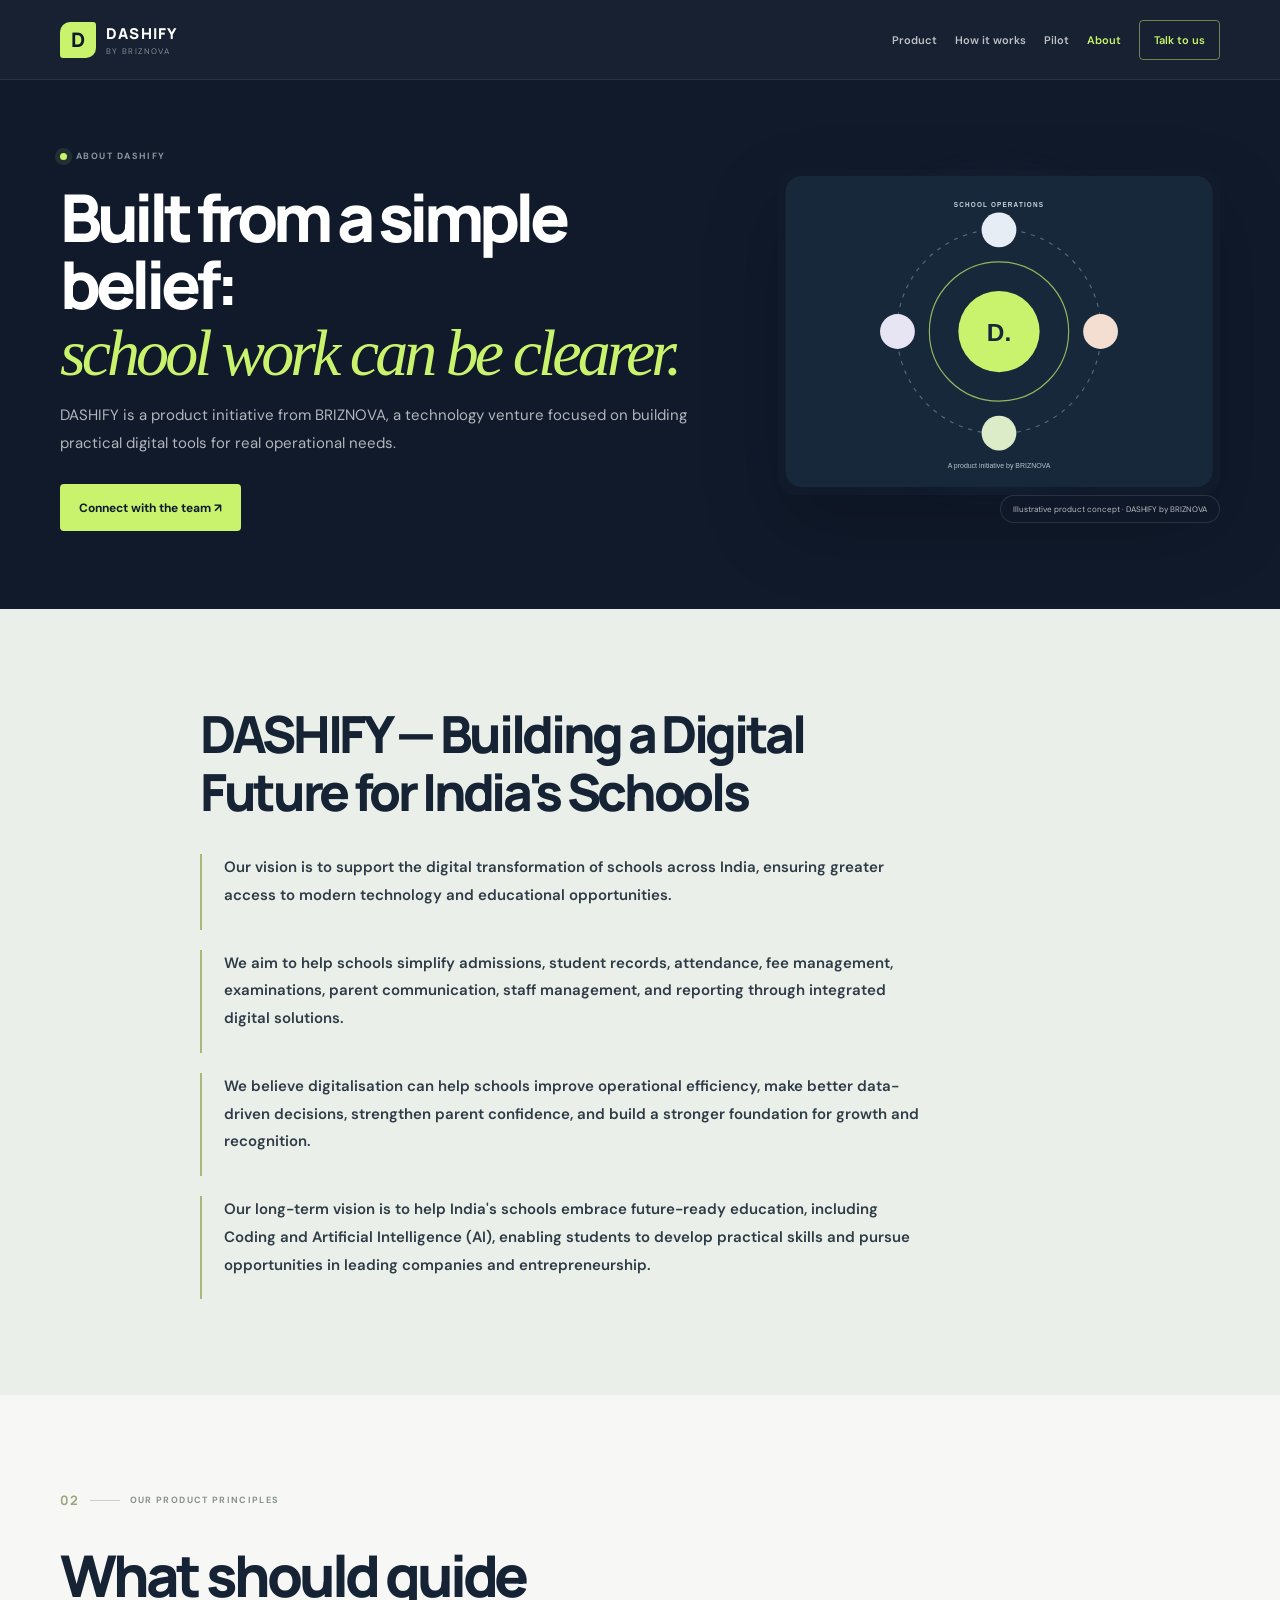
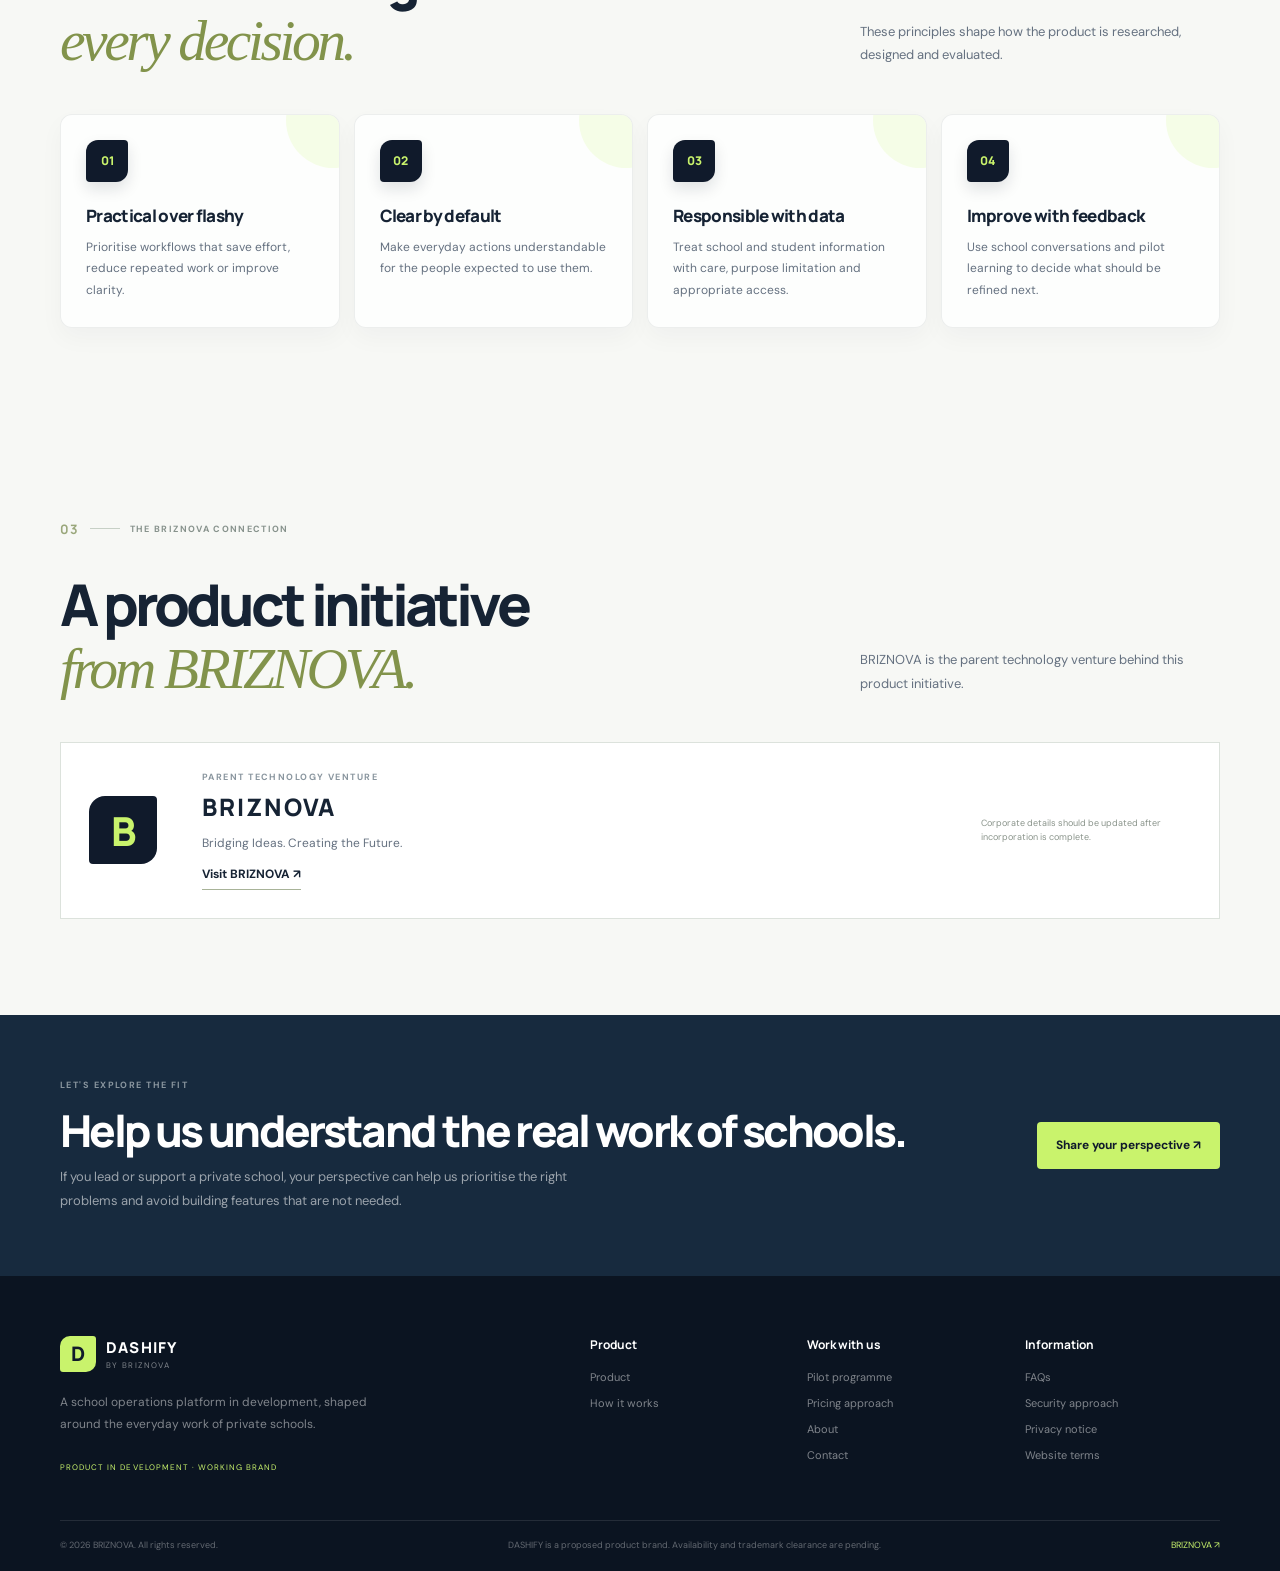
<file: about.html>
<!doctype html><html lang='en'><head><meta charset='utf-8'><meta name='viewport' content='width=device-width, initial-scale=1'><meta name='theme-color' content='#101a2b'><meta name='description' content='Learn about DASHIFY, a school operations product initiative from BRIZNOVA, and the principles guiding development.'><meta property='og:type' content='website'><meta property='og:title' content='About DASHIFY | DASHIFY'><meta property='og:description' content='Learn about DASHIFY, a school operations product initiative from BRIZNOVA, and the principles guiding development.'><title>About DASHIFY | DASHIFY by BRIZNOVA</title><link rel='preconnect' href='https://fonts.googleapis.com'><link rel='preconnect' href='https://fonts.gstatic.com' crossorigin><link href='https://fonts.googleapis.com/css2?family=DM+Sans:wght@400;500;600;700&family=Manrope:wght@400;500;600;700;800&display=swap' rel='stylesheet'><link rel='icon' type='image/svg+xml' href='assets/dashify-mark.svg'><link rel='stylesheet' href='styles.css'></head><body><a class='skip-link' href='#main'>Skip to content</a><header class='site-header'><div class='container nav-shell'><a class='brand' href='index.html'><span class='brand-symbol'>D</span><span class='brand-copy'><strong>DASHIFY</strong><small>BY BRIZNOVA</small></span></a><button class='menu-toggle' aria-expanded='false' aria-controls='primary-nav' aria-label='Open navigation'><span></span><span></span></button><nav class='primary-nav' id='primary-nav' aria-label='Main navigation'>
          <a href="platform.html">Product</a>
          <a href="implementation.html">How it works</a>
          <a href="pilot.html">Pilot</a>
          <a href="about.html">About</a>
          <a class="nav-cta" href="contact.html">Talk to us</a>
        </nav></div></header><main id='main'><section class='page-hero'><div class='container page-hero-grid'><div><div class='eyebrow'><i></i>ABOUT DASHIFY</div><h1>Built from a simple belief:<br><em>school work can be clearer.</em></h1><p class='hero-lede'>DASHIFY is a product initiative from BRIZNOVA, a technology venture focused on building practical digital tools for real operational needs.</p><div class='hero-actions'><a class='button button-lime' href='contact.html'>Connect with the team ↗</a></div></div><div class='hero-aside hero-aside-art'><img src='assets/about.svg' alt='DASHIFY and school operations visual' loading='eager'><span class='aside-caption'>Illustrative product concept · DASHIFY by BRIZNOVA</span></div></div></section>
<section class='section section-tint'>
  <div class='container about-vision'>
    <div class='about-vision-copy'>
      <h2>DASHIFY — Building a Digital Future for India's Schools</h2>
      <p>Our vision is to support the digital transformation of schools across India, ensuring greater access to modern technology and educational opportunities.</p>
      <p>We aim to help schools simplify admissions, student records, attendance, fee management, examinations, parent communication, staff management, and reporting through integrated digital solutions.</p>
      <p>We believe digitalisation can help schools improve operational efficiency, make better data-driven decisions, strengthen parent confidence, and build a stronger foundation for growth and recognition.</p>
      <p>Our long-term vision is to help India's schools embrace future-ready education, including Coding and Artificial Intelligence (AI), enabling students to develop practical skills and pursue opportunities in leading companies and entrepreneurship.</p>
    </div>
  </div>
</section>
<section class='section section-paper'><div class='container'><div class='section-head'><div class='section-kicker'><b>02</b><span></span>OUR PRODUCT PRINCIPLES</div><div class='head-row'><h2>What should guide<br><em>every decision.</em></h2><p>These principles shape how the product is researched, designed and evaluated.</p></div></div><div class='card-grid four'><article class='info-card'><div class='card-icon'>01</div><h3>Practical over flashy</h3><p>Prioritise workflows that save effort, reduce repeated work or improve clarity.</p></article><article class='info-card'><div class='card-icon'>02</div><h3>Clear by default</h3><p>Make everyday actions understandable for the people expected to use them.</p></article><article class='info-card'><div class='card-icon'>03</div><h3>Responsible with data</h3><p>Treat school and student information with care, purpose limitation and appropriate access.</p></article><article class='info-card'><div class='card-icon'>04</div><h3>Improve with feedback</h3><p>Use school conversations and pilot learning to decide what should be refined next.</p></article></div></div></section>
<section class='section section-paper'><div class='container'><div class='section-head'><div class='section-kicker'><b>03</b><span></span>THE BRIZNOVA CONNECTION</div><div class='head-row'><h2>A product initiative<br><em>from BRIZNOVA.</em></h2><p>BRIZNOVA is the parent technology venture behind this product initiative.</p></div></div><div class='parent-card'><div class='parent-mark'>B</div><div><span class='eyebrow'>PARENT TECHNOLOGY VENTURE</span><h3>BRIZNOVA</h3><p>Bridging Ideas. Creating the Future.</p><a class='text-link' href='https://briznova.com' target='_blank' rel='noopener'>Visit BRIZNOVA ↗</a></div><small>Corporate details should be updated after incorporation is complete.</small></div></div></section>
<section class='cta-band'><div class='container cta-inner'><div><span class='eyebrow'>LET'S EXPLORE THE FIT</span><h2>Help us understand the real work of schools.</h2><p>If you lead or support a private school, your perspective can help us prioritise the right problems and avoid building features that are not needed.</p></div><a class='button button-lime' href='contact.html'>Share your perspective ↗</a></div></section></main><footer class='site-footer'><div class='container footer-main'><div class='footer-brand'><a class='brand' href='index.html'><span class='brand-symbol'>D</span><span class='brand-copy'><strong>DASHIFY</strong><small>BY BRIZNOVA</small></span></a><p>A school operations platform in development, shaped around the everyday work of private schools.</p><span class='stage-note'>PRODUCT IN DEVELOPMENT · WORKING BRAND</span></div><div class='footer-links'><div><b>Product</b><a href="platform.html">Product</a><a href="implementation.html">How it works</a></div><div><b>Work with us</b><a href='pilot.html'>Pilot programme</a><a href='pricing.html'>Pricing approach</a><a href='about.html'>About</a><a href='contact.html'>Contact</a></div><div><b>Information</b><a href='faq.html'>FAQs</a><a href='security.html'>Security approach</a><a href='privacy.html'>Privacy notice</a><a href='terms.html'>Website terms</a></div></div></div><div class='container footer-bottom'><span>© <span id='year'></span> BRIZNOVA. All rights reserved.</span><span>DASHIFY is a proposed product brand. Availability and trademark clearance are pending.</span><a href='https://briznova.com' target='_blank' rel='noopener'>BRIZNOVA ↗</a></div></footer><script src='script.js' defer></script></body></html>
</file>
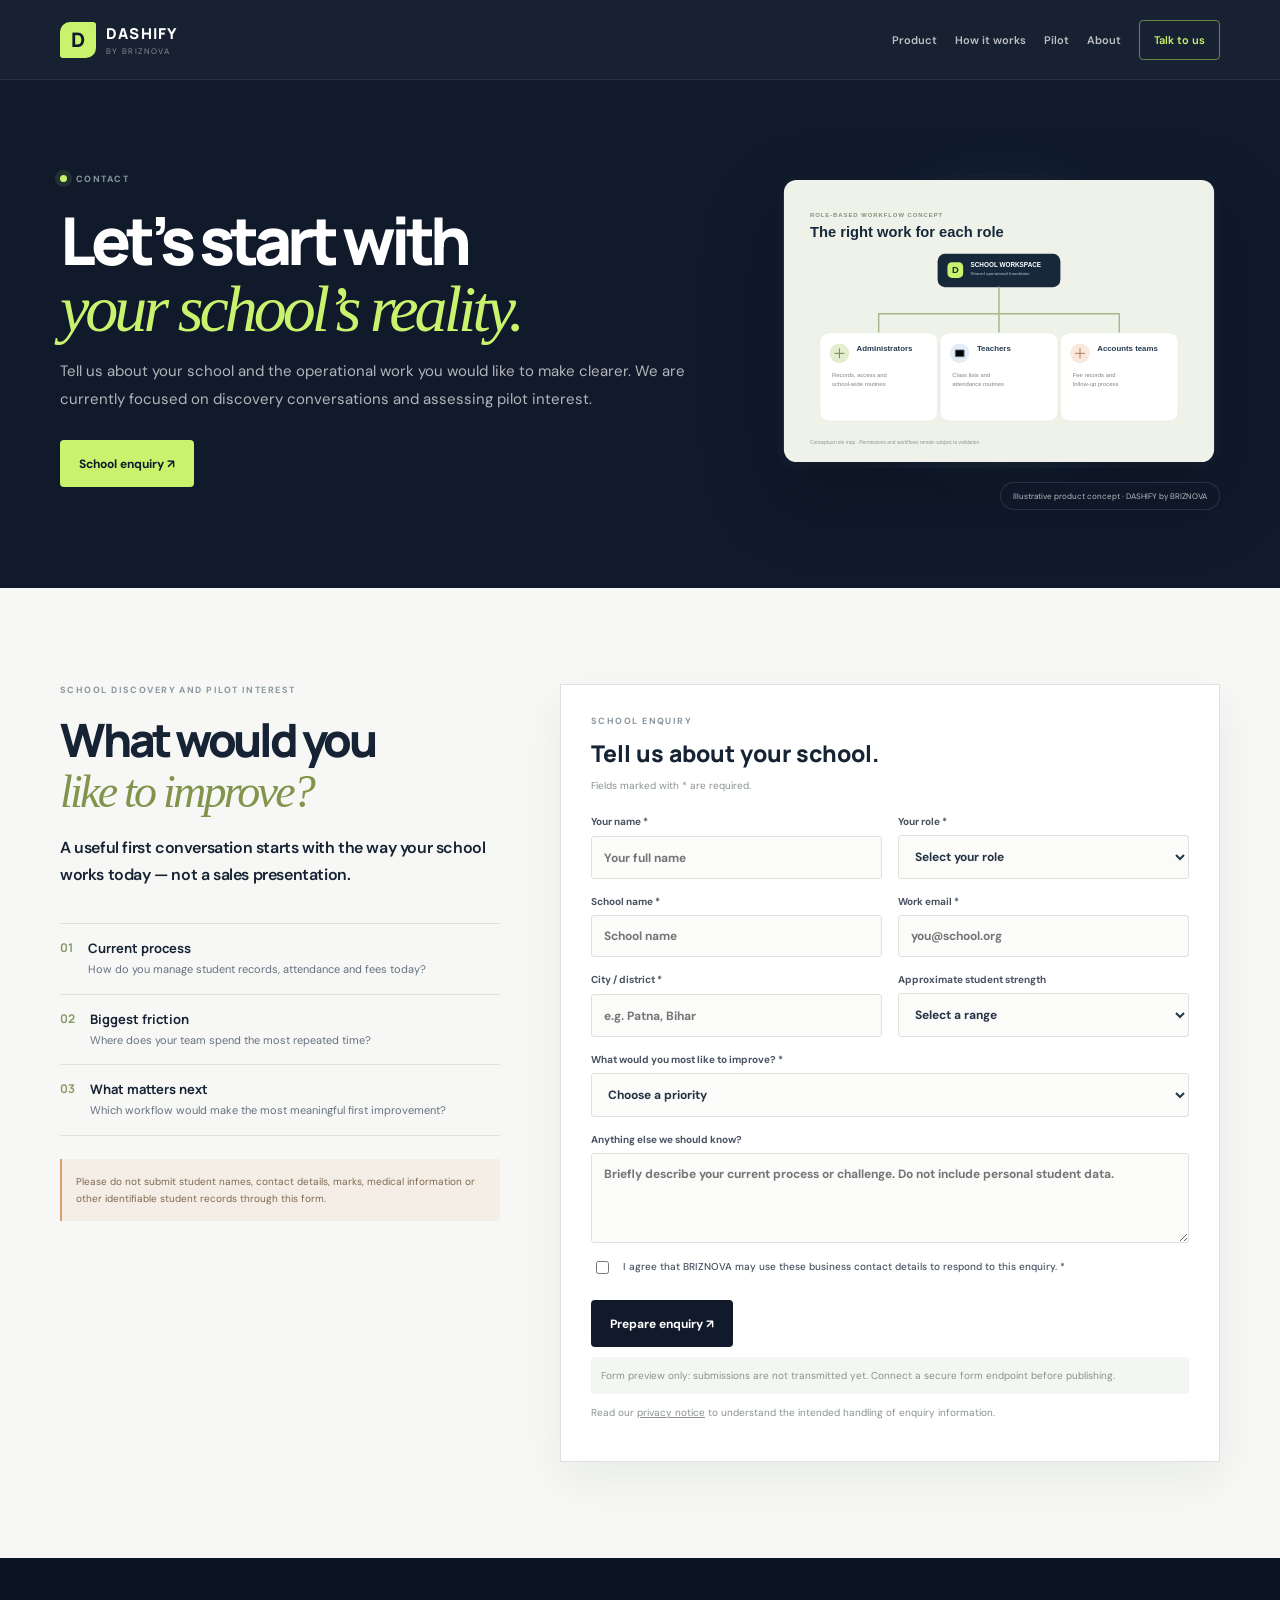
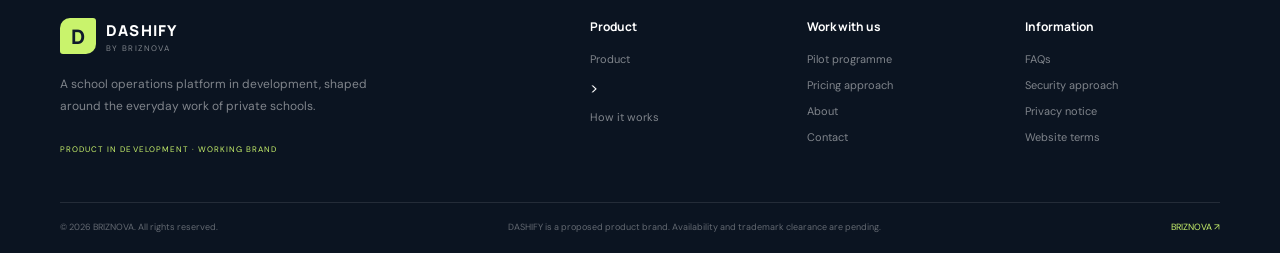
<file: contact.html>
<!doctype html>
<html lang="en">
  <head>
    <meta charset="utf-8" />
    <meta name="viewport" content="width=device-width, initial-scale=1" />
    <meta name="theme-color" content="#101a2b" />
    <meta
      name="description"
      content="Contact the DASHIFY team at BRIZNOVA to discuss school workflows, discovery conversations and early pilot interest."
    />
    <meta property="og:type" content="website" />
    <meta property="og:title" content="Contact and school enquiry | DASHIFY" />
    <meta
      property="og:description"
      content="Contact the DASHIFY team at BRIZNOVA to discuss school workflows, discovery conversations and early pilot interest."
    />
    <title>Contact and school enquiry | DASHIFY by BRIZNOVA</title>
    <link rel="preconnect" href="https://fonts.googleapis.com" />
    <link rel="preconnect" href="https://fonts.gstatic.com" crossorigin />
    <link
      href="https://fonts.googleapis.com/css2?family=DM+Sans:wght@400;500;600;700&family=Manrope:wght@400;500;600;700;800&display=swap"
      rel="stylesheet"
    />
    <link rel="icon" type="image/svg+xml" href="assets/dashify-mark.svg" />
    <link rel="stylesheet" href="styles.css" />
  </head>
  <body>
    <a class="skip-link" href="#main">Skip to content</a>
    <header class="site-header">
      <div class="container nav-shell">
        <a class="brand" href="index.html"
          ><span class="brand-symbol">D</span
          ><span class="brand-copy"
            ><strong>DASHIFY</strong><small>BY BRIZNOVA</small></span
          ></a
        ><button
          class="menu-toggle"
          aria-expanded="false"
          aria-controls="primary-nav"
          aria-label="Open navigation"
        >
          <span></span><span></span>
        </button>
        <nav class="primary-nav" id="primary-nav" aria-label="Main navigation">
          <a href="platform.html">Product</a>
          <a href="implementation.html">How it works</a>
          <a href="pilot.html">Pilot</a>
          <a href="about.html">About</a>
          <a class="nav-cta" href="contact.html">Talk to us</a>
        </nav>
      </div>
    </header>
    <main id="main">
      <section class="page-hero">
        <div class="container page-hero-grid">
          <div>
            <div class="eyebrow"><i></i>CONTACT</div>
            <h1>Let’s start with<br /><em>your school’s reality.</em></h1>
            <p class="hero-lede">
              Tell us about your school and the operational work you would like
              to make clearer. We are currently focused on discovery
              conversations and assessing pilot interest.
            </p>
            <div class="hero-actions">
              <a class="button button-lime" href="contact.html"
                >School enquiry ↗</a
              >
            </div>
          </div>
          <div class="hero-aside hero-aside-art">
            <img
              src="assets/workflows.svg"
              alt="School team workflow illustration"
              loading="eager"
            /><span class="aside-caption"
              >Illustrative product concept · DASHIFY by BRIZNOVA</span
            >
          </div>
        </div>
      </section>
      <section class="section section-paper">
        <div class="container contact-layout">
          <div class="contact-copy">
            <span class="eyebrow">SCHOOL DISCOVERY AND PILOT INTEREST</span>
            <h2>What would you<br /><em>like to improve?</em></h2>
            <p class="lead-copy">
              A useful first conversation starts with the way your school works
              today — not a sales presentation.
            </p>
            <div class="contact-points">
              <div>
                <b>01</b
                ><span
                  ><strong>Current process</strong
                  ><small
                    >How do you manage student records, attendance and fees
                    today?</small
                  ></span
                >
              </div>
              <div>
                <b>02</b
                ><span
                  ><strong>Biggest friction</strong
                  ><small
                    >Where does your team spend the most repeated time?</small
                  ></span
                >
              </div>
              <div>
                <b>03</b
                ><span
                  ><strong>What matters next</strong
                  ><small
                    >Which workflow would make the most meaningful first
                    improvement?</small
                  ></span
                >
              </div>
            </div>
            <div class="contact-disclaimer">
              Please do not submit student names, contact details, marks,
              medical information or other identifiable student records through
              this form.
            </div>
          </div>
          <form class="contact-form" id="enquiry-form">
            <div class="form-heading">
              <span class="eyebrow">SCHOOL ENQUIRY</span>
              <h3>Tell us about your school.</h3>
              <p>Fields marked with * are required.</p>
            </div>
            <div class="form-grid">
              <label
                >Your name *<input
                  name="name"
                  autocomplete="name"
                  required
                  maxlength="100"
                  placeholder="Your full name" /></label
              ><label
                >Your role *<select name="role" required>
                  <option value="">Select your role</option>
                  <option>Owner / Director</option>
                  <option>Principal / Head of School</option>
                  <option>Administrator</option>
                  <option>Teacher / Coordinator</option>
                  <option>Accounts team</option>
                  <option>Other</option>
                </select></label
              ><label
                >School name *<input
                  name="school"
                  required
                  maxlength="150"
                  placeholder="School name" /></label
              ><label
                >Work email *<input
                  type="email"
                  name="email"
                  autocomplete="email"
                  required
                  maxlength="160"
                  placeholder="you@school.org" /></label
              ><label
                >City / district *<input
                  name="location"
                  required
                  maxlength="120"
                  placeholder="e.g. Patna, Bihar" /></label
              ><label
                >Approximate student strength<select name="strength">
                  <option value="">Select a range</option>
                  <option>Below 300</option>
                  <option>300–700</option>
                  <option>701–1,500</option>
                  <option>1,501–3,000</option>
                  <option>Above 3,000</option>
                  <option>Prefer not to say</option>
                </select></label
              ><label class="field-full"
                >What would you most like to improve? *<select
                  name="priority"
                  required
                >
                  <option value="">Choose a priority</option>
                  <option>Student records and admissions</option>
                  <option>Daily attendance</option>
                  <option>Fee administration</option>
                  <option>School notices and communication</option>
                  <option>Connecting multiple workflows</option>
                  <option>Not sure yet — I would like to discuss</option>
                </select></label
              ><label class="field-full"
                >Anything else we should know?<textarea
                  name="message"
                  rows="4"
                  maxlength="1500"
                  placeholder="Briefly describe your current process or challenge. Do not include personal student data."
                ></textarea></label
              ><label class="consent field-full"
                ><input type="checkbox" name="consent" required /><span
                  >I agree that BRIZNOVA may use these business contact details
                  to respond to this enquiry. *</span
                ></label
              >
            </div>
            <button class="button button-dark" type="submit">
              Prepare enquiry ↗
            </button>
            <p class="form-status" id="form-status" role="status">
              Form preview only: submissions are not transmitted yet. Connect a
              secure form endpoint before publishing.
            </p>
            <p class="form-privacy">
              Read our <a href="privacy.html">privacy notice</a> to understand
              the intended handling of enquiry information.
            </p>
          </form>
        </div>
      </section>
    </main>
    <footer class="site-footer">
      <div class="container footer-main">
        <div class="footer-brand">
          <a class="brand" href="index.html"
            ><span class="brand-symbol">D</span
            ><span class="brand-copy"
              ><strong>DASHIFY</strong><small>BY BRIZNOVA</small></span
            ></a
          >
          <p>
            A school operations platform in development, shaped around the
            everyday work of private schools.
          </p>
          <span class="stage-note">PRODUCT IN DEVELOPMENT · WORKING BRAND</span>
        </div>
        <div class="footer-links">
          <div>
            <b>Product</b><a href="platform.html">Product</a>
            ><a href="implementation.html">How it works</a>
          </div>
          <div>
            <b>Work with us</b><a href="pilot.html">Pilot programme</a
            ><a href="pricing.html">Pricing approach</a
            ><a href="about.html">About</a><a href="contact.html">Contact</a>
          </div>
          <div>
            <b>Information</b><a href="faq.html">FAQs</a
            ><a href="security.html">Security approach</a
            ><a href="privacy.html">Privacy notice</a
            ><a href="terms.html">Website terms</a>
          </div>
        </div>
      </div>
      <div class="container footer-bottom">
        <span>© <span id="year"></span> BRIZNOVA. All rights reserved.</span
        ><span
          >DASHIFY is a proposed product brand. Availability and trademark
          clearance are pending.</span
        ><a href="https://briznova.com" target="_blank" rel="noopener"
          >BRIZNOVA ↗</a
        >
      </div>
    </footer>
    <script src="script.js" defer></script>
  </body>
</html>
</file>
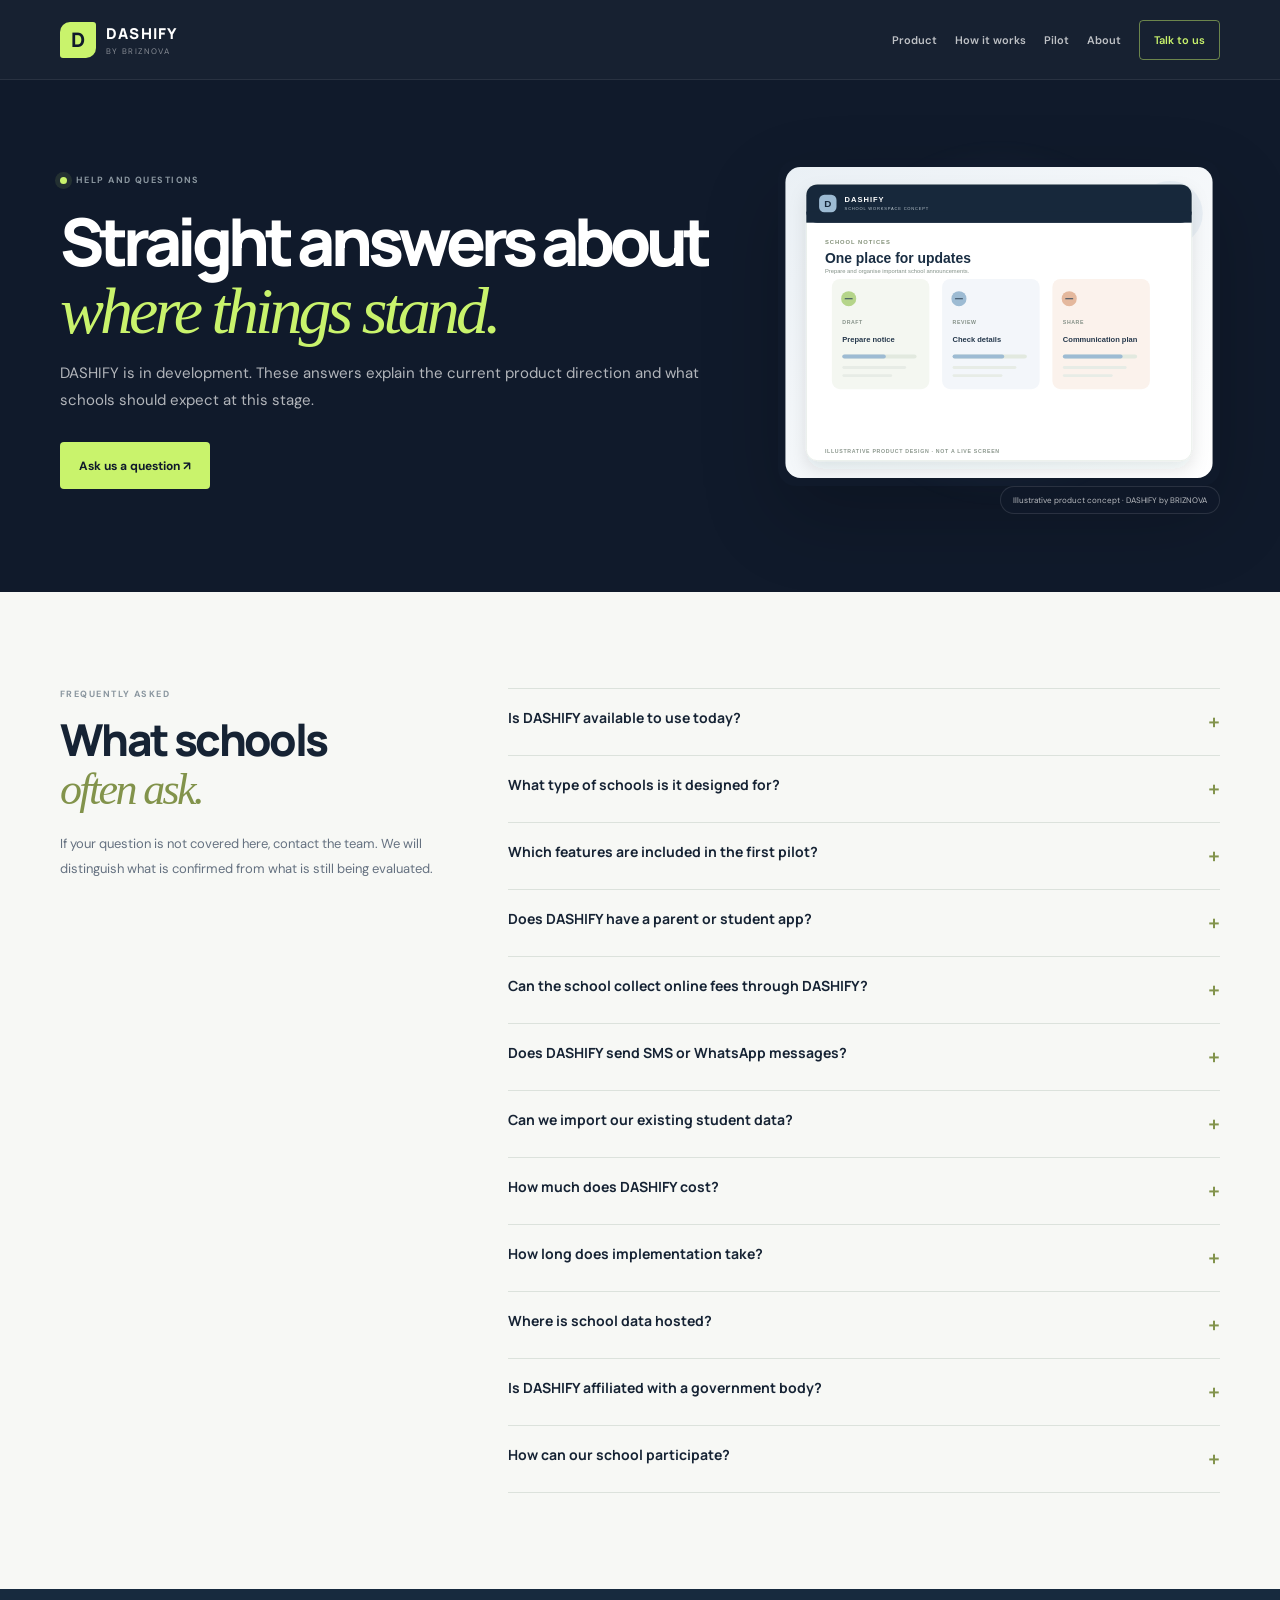
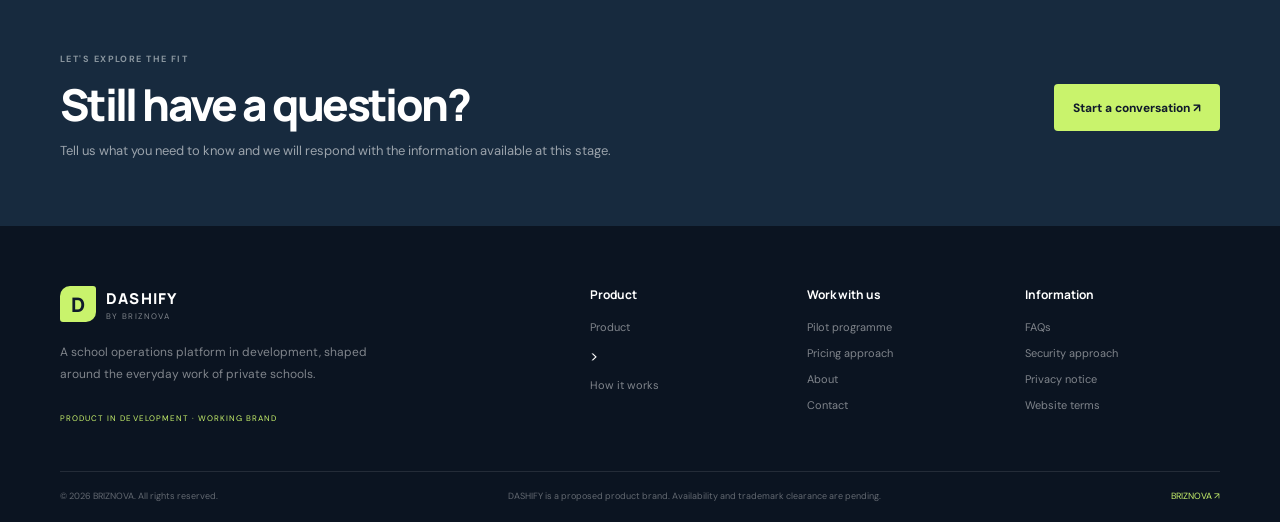
<file: faq.html>
<!doctype html>
<html lang="en">
  <head>
    <meta charset="utf-8" />
    <meta name="viewport" content="width=device-width, initial-scale=1" />
    <meta name="theme-color" content="#101a2b" />
    <meta
      name="description"
      content="Answers about DASHIFY development status, proposed modules, pilots, pricing, integrations and data handling."
    />
    <meta property="og:type" content="website" />
    <meta property="og:title" content="Frequently asked questions | DASHIFY" />
    <meta
      property="og:description"
      content="Answers about DASHIFY development status, proposed modules, pilots, pricing, integrations and data handling."
    />
    <title>Frequently asked questions | DASHIFY by BRIZNOVA</title>
    <link rel="preconnect" href="https://fonts.googleapis.com" />
    <link rel="preconnect" href="https://fonts.gstatic.com" crossorigin />
    <link
      href="https://fonts.googleapis.com/css2?family=DM+Sans:wght@400;500;600;700&family=Manrope:wght@400;500;600;700;800&display=swap"
      rel="stylesheet"
    />
    <link rel="icon" type="image/svg+xml" href="assets/dashify-mark.svg" />
    <link rel="stylesheet" href="styles.css" />
  </head>
  <body>
    <a class="skip-link" href="#main">Skip to content</a>
    <header class="site-header">
      <div class="container nav-shell">
        <a class="brand" href="index.html"
          ><span class="brand-symbol">D</span
          ><span class="brand-copy"
            ><strong>DASHIFY</strong><small>BY BRIZNOVA</small></span
          ></a
        ><button
          class="menu-toggle"
          aria-expanded="false"
          aria-controls="primary-nav"
          aria-label="Open navigation"
        >
          <span></span><span></span>
        </button>
        <nav class="primary-nav" id="primary-nav" aria-label="Main navigation">
          <a href="platform.html">Product</a>
          <a href="implementation.html">How it works</a>
          <a href="pilot.html">Pilot</a>
          <a href="about.html">About</a>
          <a class="nav-cta" href="contact.html">Talk to us</a>
        </nav>
      </div>
    </header>
    <main id="main">
      <section class="page-hero">
        <div class="container page-hero-grid">
          <div>
            <div class="eyebrow"><i></i>HELP AND QUESTIONS</div>
            <h1>Straight answers about<br /><em>where things stand.</em></h1>
            <p class="hero-lede">
              DASHIFY is in development. These answers explain the current
              product direction and what schools should expect at this stage.
            </p>
            <div class="hero-actions">
              <a class="button button-lime" href="contact.html"
                >Ask us a question ↗</a
              >
            </div>
          </div>
          <div class="hero-aside hero-aside-art">
            <img
              src="assets/notices.svg"
              alt="School communication illustration"
              loading="eager"
            /><span class="aside-caption"
              >Illustrative product concept · DASHIFY by BRIZNOVA</span
            >
          </div>
        </div>
      </section>
      <section class="section section-paper">
        <div class="container faq-layout">
          <div>
            <span class="eyebrow">FREQUENTLY ASKED</span>
            <h2>What schools<br /><em>often ask.</em></h2>
            <p class="muted-copy">
              If your question is not covered here, contact the team. We will
              distinguish what is confirmed from what is still being evaluated.
            </p>
          </div>
          <div class="faq-list">
            <details class="faq-item">
              <summary>
                Is DASHIFY available to use today?<span>+</span>
              </summary>
              <div>
                <p>
                  No. DASHIFY is in development. This website describes product
                  direction and proposed scope. It is not an announcement that a
                  production system or all listed modules are available.
                </p>
              </div>
            </details>
            <details class="faq-item">
              <summary>
                What type of schools is it designed for?<span>+</span>
              </summary>
              <div>
                <p>
                  Initial research is focused on private schools, particularly
                  those seeking a more organised approach to student records,
                  attendance, fee administration and notices. The target profile
                  will be refined through discovery.
                </p>
              </div>
            </details>
            <details class="faq-item">
              <summary>
                Which features are included in the first pilot?<span>+</span>
              </summary>
              <div>
                <p>
                  Proposed priorities are school setup, student records, daily
                  attendance, fee administration and notices. Actual scope
                  depends on product readiness and must be agreed in writing.
                </p>
              </div>
            </details>
            <details class="faq-item">
              <summary>
                Does DASHIFY have a parent or student app?<span>+</span>
              </summary>
              <div>
                <p>
                  Parent and student self-service is a possible later phase. It
                  should not be assumed to be available or included in an
                  initial pilot.
                </p>
              </div>
            </details>
            <details class="faq-item">
              <summary>
                Can the school collect online fees through DASHIFY?<span
                  >+</span
                >
              </summary>
              <div>
                <p>
                  Online payment gateway support has not been confirmed. Any
                  payment integration requires technical validation, an approved
                  provider, security review and a separate written scope.
                </p>
              </div>
            </details>
            <details class="faq-item">
              <summary>
                Does DASHIFY send SMS or WhatsApp messages?<span>+</span>
              </summary>
              <div>
                <p>
                  Messaging integrations have not been confirmed. Delivery
                  channels, provider accounts, consent requirements and costs
                  would need assessment.
                </p>
              </div>
            </details>
            <details class="faq-item">
              <summary>
                Can we import our existing student data?<span>+</span>
              </summary>
              <div>
                <p>
                  Data migration should be assessed after scope and safeguards
                  are agreed. Early demonstrations should use synthetic data. Do
                  not send identifiable student records through an ordinary
                  enquiry form.
                </p>
              </div>
            </details>
            <details class="faq-item">
              <summary>How much does DASHIFY cost?<span>+</span></summary>
              <div>
                <p>
                  Public pricing has not been set because product and pilot
                  scope are still being validated. Any proposal will specify
                  modules, setup, support, integrations and commercial terms.
                </p>
              </div>
            </details>
            <details class="faq-item">
              <summary>
                How long does implementation take?<span>+</span>
              </summary>
              <div>
                <p>
                  No fixed duration is promised. Timing depends on scope, school
                  readiness, data preparation, integrations and staff
                  availability.
                </p>
              </div>
            </details>
            <details class="faq-item">
              <summary>Where is school data hosted?<span>+</span></summary>
              <div>
                <p>
                  Hosting and deployment arrangements are being evaluated.
                  Hosting location, backups and data-processing terms must be
                  confirmed before live data is onboarded.
                </p>
              </div>
            </details>
            <details class="faq-item">
              <summary>
                Is DASHIFY affiliated with a government body?<span>+</span>
              </summary>
              <div>
                <p>
                  No government affiliation or endorsement is claimed. DASHIFY
                  is a product initiative from BRIZNOVA.
                </p>
              </div>
            </details>
            <details class="faq-item">
              <summary>How can our school participate?<span>+</span></summary>
              <div>
                <p>
                  Use the contact page to express interest. A conversation will
                  help assess workflows and whether discovery or a pilot
                  discussion is appropriate.
                </p>
              </div>
            </details>
          </div>
        </div>
      </section>
      <section class="cta-band">
        <div class="container cta-inner">
          <div>
            <span class="eyebrow">LET'S EXPLORE THE FIT</span>
            <h2>Still have a question?</h2>
            <p>
              Tell us what you need to know and we will respond with the
              information available at this stage.
            </p>
          </div>
          <a class="button button-lime" href="contact.html"
            >Start a conversation ↗</a
          >
        </div>
      </section>
    </main>
    <footer class="site-footer">
      <div class="container footer-main">
        <div class="footer-brand">
          <a class="brand" href="index.html"
            ><span class="brand-symbol">D</span
            ><span class="brand-copy"
              ><strong>DASHIFY</strong><small>BY BRIZNOVA</small></span
            ></a
          >
          <p>
            A school operations platform in development, shaped around the
            everyday work of private schools.
          </p>
          <span class="stage-note">PRODUCT IN DEVELOPMENT · WORKING BRAND</span>
        </div>
        <div class="footer-links">
          <div>
            <b>Product</b><a href="platform.html">Product</a>
            ><a href="implementation.html">How it works</a>
          </div>
          <div>
            <b>Work with us</b><a href="pilot.html">Pilot programme</a
            ><a href="pricing.html">Pricing approach</a
            ><a href="about.html">About</a><a href="contact.html">Contact</a>
          </div>
          <div>
            <b>Information</b><a href="faq.html">FAQs</a
            ><a href="security.html">Security approach</a
            ><a href="privacy.html">Privacy notice</a
            ><a href="terms.html">Website terms</a>
          </div>
        </div>
      </div>
      <div class="container footer-bottom">
        <span>© <span id="year"></span> BRIZNOVA. All rights reserved.</span
        ><span
          >DASHIFY is a proposed product brand. Availability and trademark
          clearance are pending.</span
        ><a href="https://briznova.com" target="_blank" rel="noopener"
          >BRIZNOVA ↗</a
        >
      </div>
    </footer>
    <script src="script.js" defer></script>
  </body>
</html>
</file>
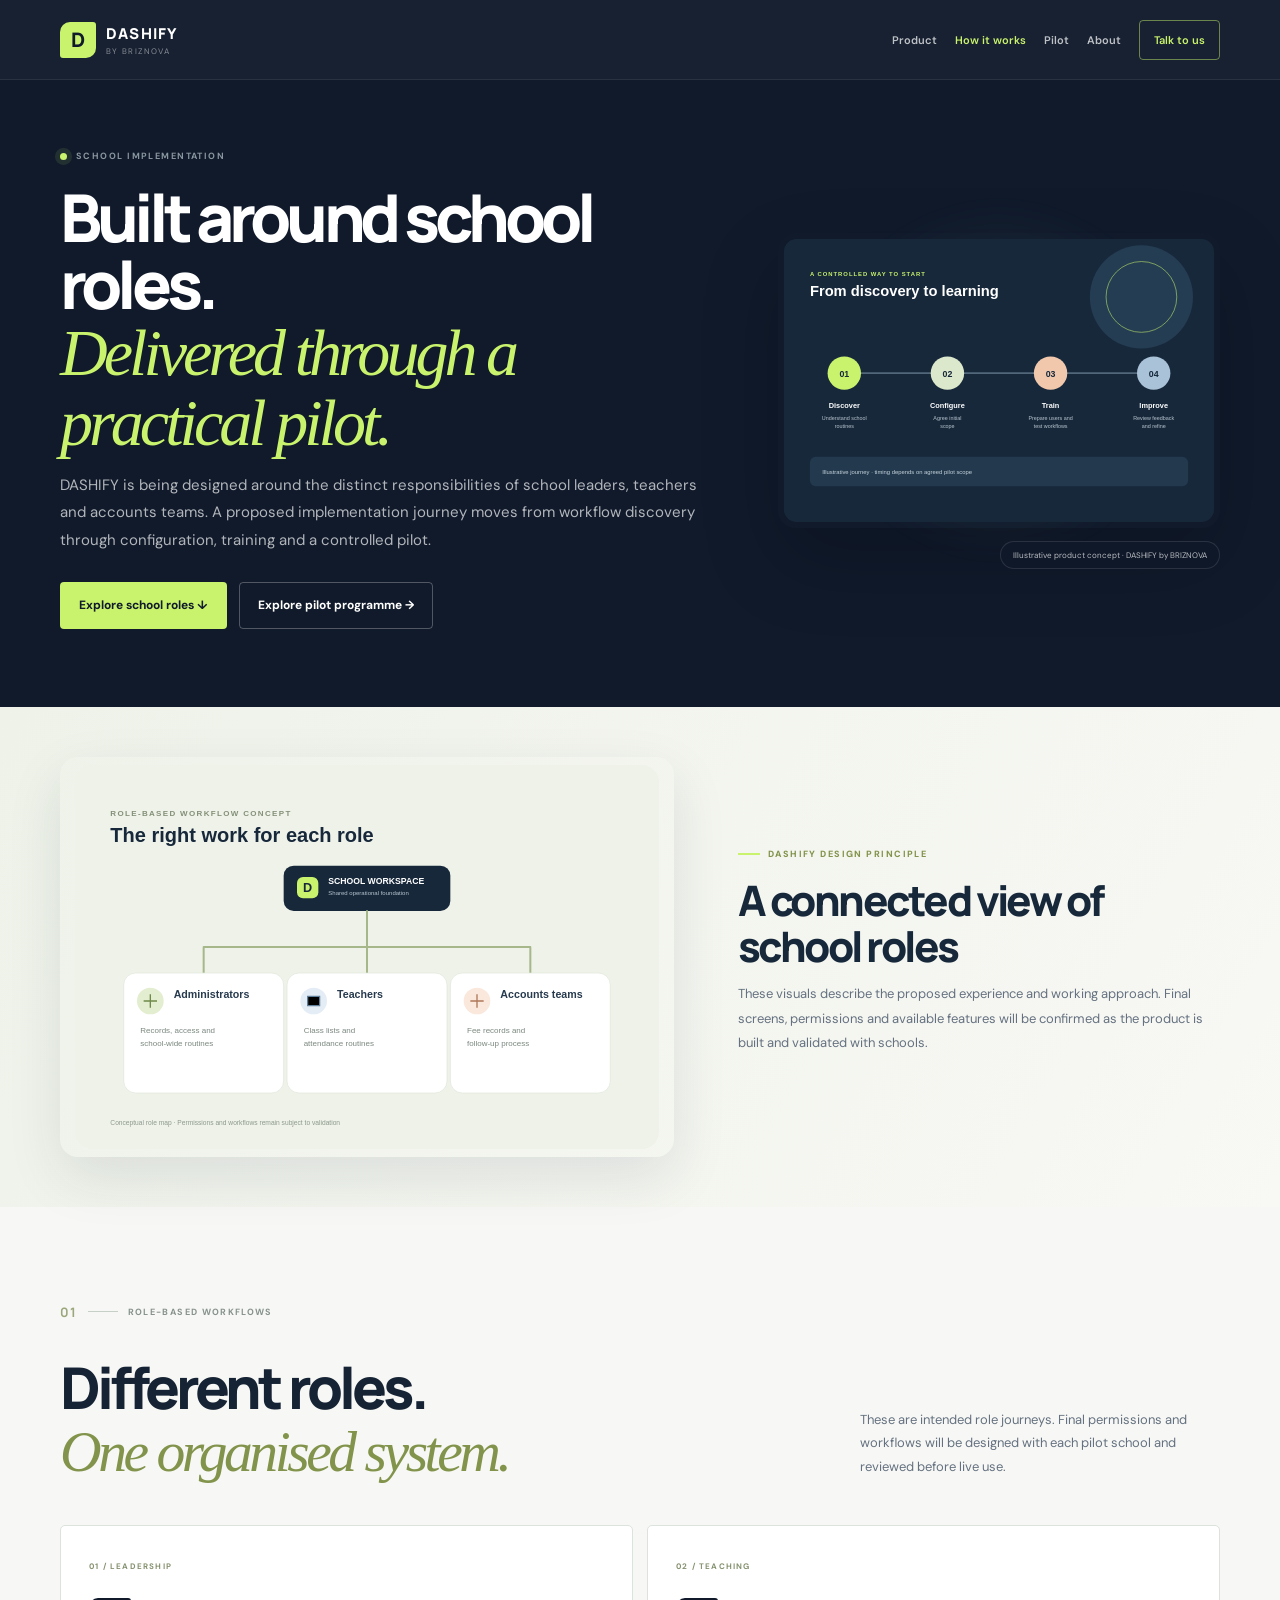
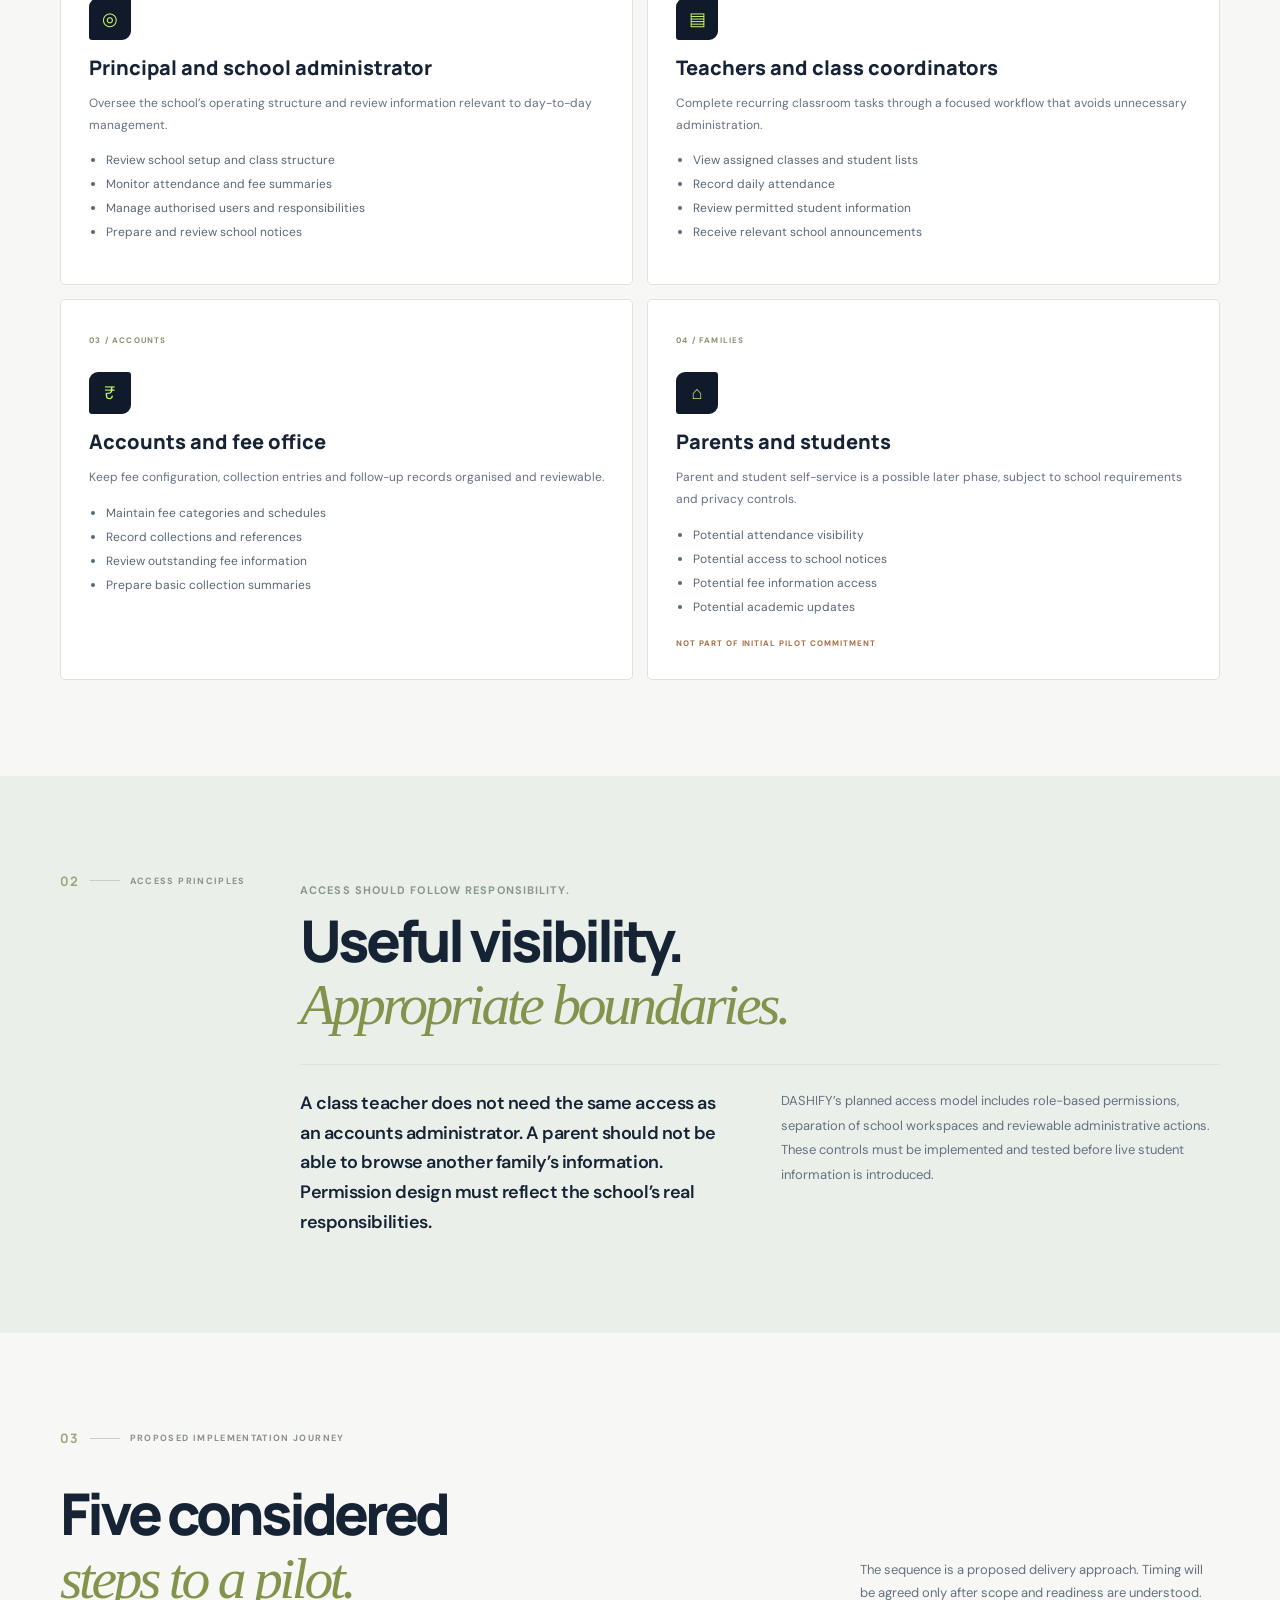
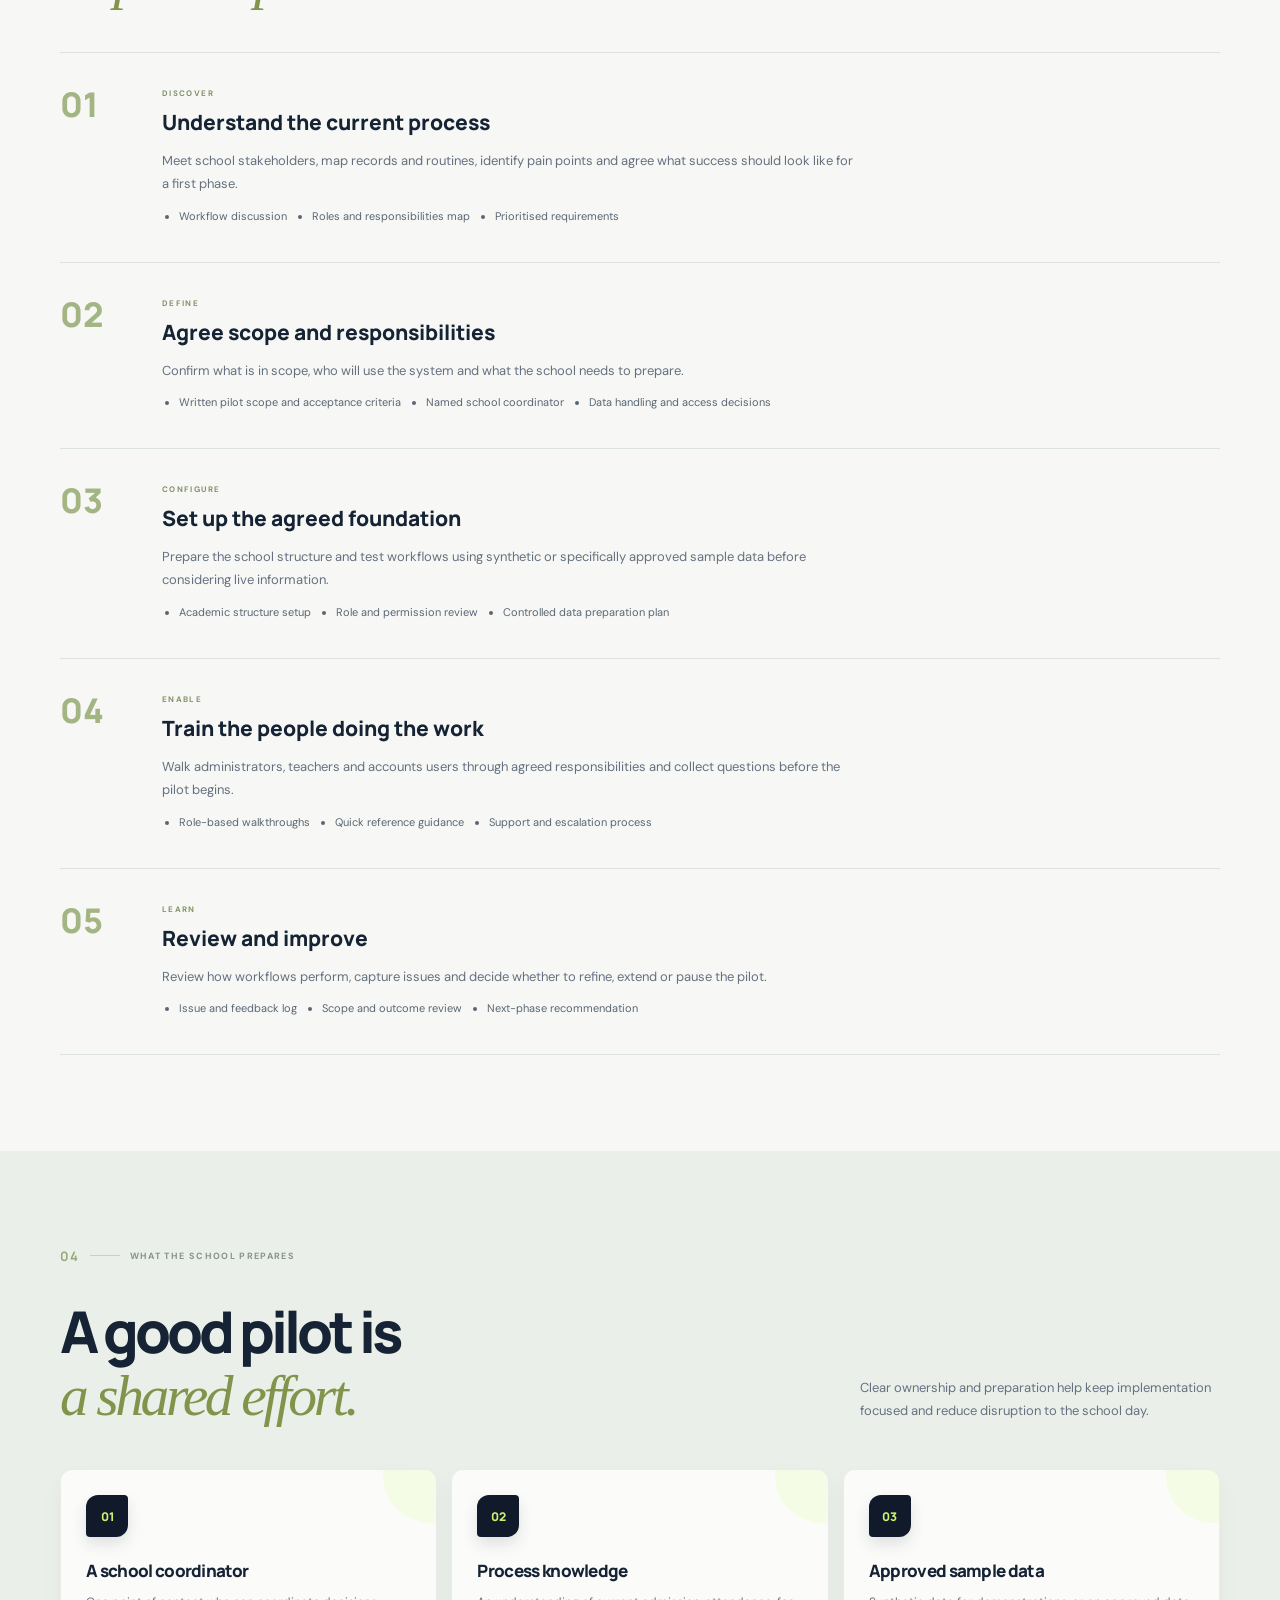
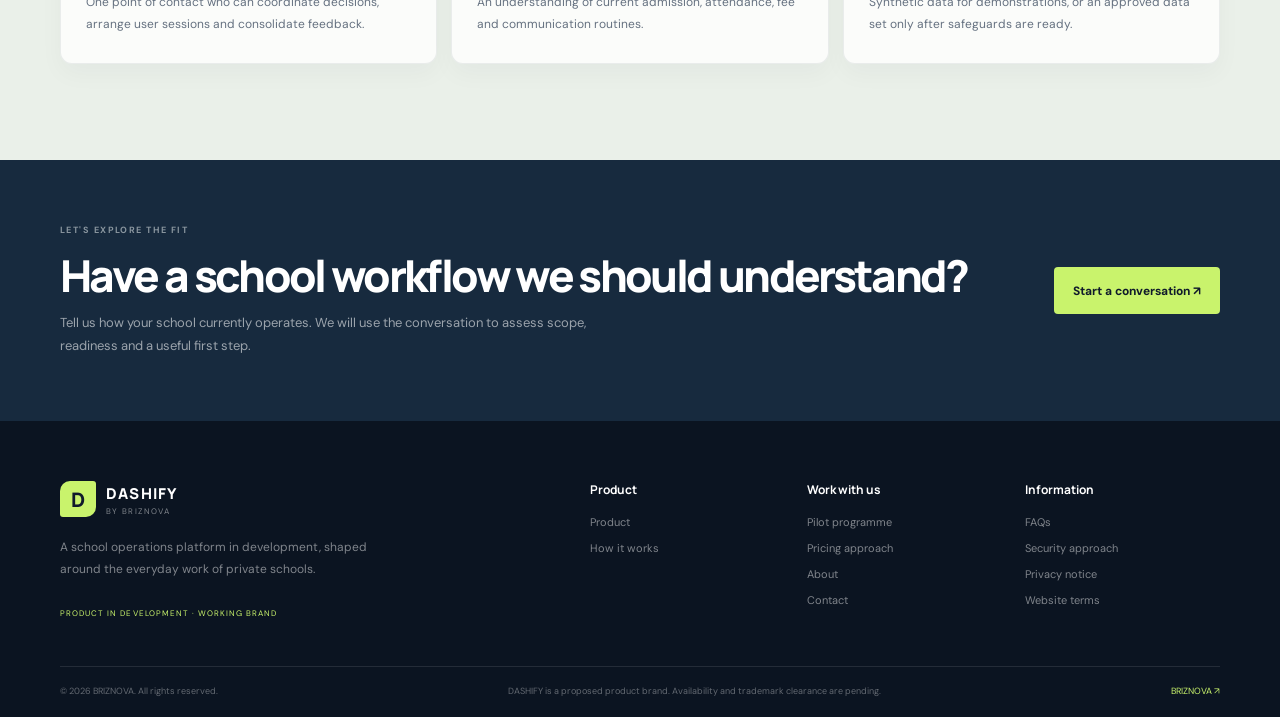
<file: implementation.html>
<!doctype html><html lang='en'><head><meta charset='utf-8'><meta name='viewport' content='width=device-width, initial-scale=1'><meta name='theme-color' content='#101a2b'><meta name='description' content='Explore school roles, intended workflows and the proposed DASHIFY implementation journey from discovery to pilot review.'><meta property='og:type' content='website'><meta property='og:title' content='School implementation | DASHIFY'><meta property='og:description' content='Explore school roles, intended workflows and the proposed DASHIFY implementation journey from discovery to pilot review.'><title>School implementation | DASHIFY by BRIZNOVA</title><link rel='preconnect' href='https://fonts.googleapis.com'><link rel='preconnect' href='https://fonts.gstatic.com' crossorigin><link href='https://fonts.googleapis.com/css2?family=DM+Sans:wght@400;500;600;700&family=Manrope:wght@400;500;600;700;800&display=swap' rel='stylesheet'><link rel='icon' type='image/svg+xml' href='assets/dashify-mark.svg'><link rel='stylesheet' href='styles.css'></head><body><a class='skip-link' href='#main'>Skip to content</a><header class='site-header'><div class='container nav-shell'><a class='brand' href='index.html'><span class='brand-symbol'>D</span><span class='brand-copy'><strong>DASHIFY</strong><small>BY BRIZNOVA</small></span></a><button class='menu-toggle' aria-expanded='false' aria-controls='primary-nav' aria-label='Open navigation'><span></span><span></span></button><nav class='primary-nav' id='primary-nav' aria-label='Main navigation'>
          <a href="platform.html">Product</a>
          <a href="implementation.html">How it works</a>
          <a href="pilot.html">Pilot</a>
          <a href="about.html">About</a>
          <a class="nav-cta" href="contact.html">Talk to us</a>
        </nav></div></header><main id='main'><section class='page-hero'><div class='container page-hero-grid'><div><div class='eyebrow'><i></i>SCHOOL IMPLEMENTATION</div><h1>Built around school roles.<br><em>Delivered through a practical pilot.</em></h1><p class='hero-lede'>DASHIFY is being designed around the distinct responsibilities of school leaders, teachers and accounts teams. A proposed implementation journey moves from workflow discovery through configuration, training and a controlled pilot.</p><div class='hero-actions'><a class='button button-lime' href='#roles'>Explore school roles ↓</a><a class='button button-quiet' href='pilot.html'>Explore pilot programme →</a></div></div><div class='hero-aside hero-aside-art'><img src='assets/implementation.svg' alt='Implementation journey illustration' loading='eager'><span class='aside-caption'>Illustrative product concept · DASHIFY by BRIZNOVA</span></div></div></section>
<section class='visual-band'><div class='container visual-band-grid'><div class='visual-band-art'><img src='assets/workflows.svg' alt='Role map connecting administrators, teachers and accounts teams' loading='lazy'></div><div class='visual-band-copy'><span class='showcase-label'>DASHIFY DESIGN PRINCIPLE</span><h2>A connected view of school roles</h2><p>These visuals describe the proposed experience and working approach. Final screens, permissions and available features will be confirmed as the product is built and validated with schools.</p></div></div></section>
<section class='section section-paper'><div class='container'><div class='section-head'><div class='section-kicker'><b>01</b><span></span>ROLE-BASED WORKFLOWS</div><div class='head-row'><h2>Different roles.<br><em>One organised system.</em></h2><p>These are intended role journeys. Final permissions and workflows will be designed with each pilot school and reviewed before live use.</p></div></div><div class='workflow-grid' id='roles'>
<article class='workflow-card'><span class='workflow-index'>01 / LEADERSHIP</span><div class='workflow-icon'>◎</div><h3>Principal and school administrator</h3><p>Oversee the school’s operating structure and review information relevant to day-to-day management.</p><ul><li>Review school setup and class structure</li><li>Monitor attendance and fee summaries</li><li>Manage authorised users and responsibilities</li><li>Prepare and review school notices</li></ul></article>
<article class='workflow-card'><span class='workflow-index'>02 / TEACHING</span><div class='workflow-icon'>▤</div><h3>Teachers and class coordinators</h3><p>Complete recurring classroom tasks through a focused workflow that avoids unnecessary administration.</p><ul><li>View assigned classes and student lists</li><li>Record daily attendance</li><li>Review permitted student information</li><li>Receive relevant school announcements</li></ul></article>
<article class='workflow-card'><span class='workflow-index'>03 / ACCOUNTS</span><div class='workflow-icon'>₹</div><h3>Accounts and fee office</h3><p>Keep fee configuration, collection entries and follow-up records organised and reviewable.</p><ul><li>Maintain fee categories and schedules</li><li>Record collections and references</li><li>Review outstanding fee information</li><li>Prepare basic collection summaries</li></ul></article>
<article class='workflow-card'><span class='workflow-index'>04 / FAMILIES</span><div class='workflow-icon'>⌂</div><h3>Parents and students</h3><p>Parent and student self-service is a possible later phase, subject to school requirements and privacy controls.</p><ul><li>Potential attendance visibility</li><li>Potential access to school notices</li><li>Potential fee information access</li><li>Potential academic updates</li></ul><span class='planned-note'>NOT PART OF INITIAL PILOT COMMITMENT</span></article>
</div></div></section>
<section class='section section-tint'><div class='container split-intro'><div><div class='section-kicker'><b>02</b><span></span>ACCESS PRINCIPLES</div></div><div><p class='overline'>Access should follow responsibility.</p><h2>Useful visibility.<br><em>Appropriate boundaries.</em></h2><div class='intro-columns'><p class='lead-copy'>A class teacher does not need the same access as an accounts administrator. A parent should not be able to browse another family’s information. Permission design must reflect the school’s real responsibilities.</p><p class='muted-copy'>DASHIFY’s planned access model includes role-based permissions, separation of school workspaces and reviewable administrative actions. These controls must be implemented and tested before live student information is introduced.</p></div></div></div></section>
<section class='section section-paper'><div class='container'><div class='section-head'><div class='section-kicker'><b>03</b><span></span>PROPOSED IMPLEMENTATION JOURNEY</div><div class='head-row'><h2>Five considered<br><em>steps to a pilot.</em></h2><p>The sequence is a proposed delivery approach. Timing will be agreed only after scope and readiness are understood.</p></div></div><div class='timeline' id='implementation'>
<article><b>01</b><div><span>DISCOVER</span><h3>Understand the current process</h3><p>Meet school stakeholders, map records and routines, identify pain points and agree what success should look like for a first phase.</p><ul><li>Workflow discussion</li><li>Roles and responsibilities map</li><li>Prioritised requirements</li></ul></div></article>
<article><b>02</b><div><span>DEFINE</span><h3>Agree scope and responsibilities</h3><p>Confirm what is in scope, who will use the system and what the school needs to prepare.</p><ul><li>Written pilot scope and acceptance criteria</li><li>Named school coordinator</li><li>Data handling and access decisions</li></ul></div></article>
<article><b>03</b><div><span>CONFIGURE</span><h3>Set up the agreed foundation</h3><p>Prepare the school structure and test workflows using synthetic or specifically approved sample data before considering live information.</p><ul><li>Academic structure setup</li><li>Role and permission review</li><li>Controlled data preparation plan</li></ul></div></article>
<article><b>04</b><div><span>ENABLE</span><h3>Train the people doing the work</h3><p>Walk administrators, teachers and accounts users through agreed responsibilities and collect questions before the pilot begins.</p><ul><li>Role-based walkthroughs</li><li>Quick reference guidance</li><li>Support and escalation process</li></ul></div></article>
<article><b>05</b><div><span>LEARN</span><h3>Review and improve</h3><p>Review how workflows perform, capture issues and decide whether to refine, extend or pause the pilot.</p><ul><li>Issue and feedback log</li><li>Scope and outcome review</li><li>Next-phase recommendation</li></ul></div></article>
</div></div></section>
<section class='section section-tint'><div class='container'><div class='section-head'><div class='section-kicker'><b>04</b><span></span>WHAT THE SCHOOL PREPARES</div><div class='head-row'><h2>A good pilot is<br><em>a shared effort.</em></h2><p>Clear ownership and preparation help keep implementation focused and reduce disruption to the school day.</p></div></div><div class='card-grid three'><article class='info-card'><div class='card-icon'>01</div><h3>A school coordinator</h3><p>One point of contact who can coordinate decisions, arrange user sessions and consolidate feedback.</p></article><article class='info-card'><div class='card-icon'>02</div><h3>Process knowledge</h3><p>An understanding of current admission, attendance, fee and communication routines.</p></article><article class='info-card'><div class='card-icon'>03</div><h3>Approved sample data</h3><p>Synthetic data for demonstrations, or an approved data set only after safeguards are ready.</p></article></div></div></section>
<section class='cta-band'><div class='container cta-inner'><div><span class='eyebrow'>LET'S EXPLORE THE FIT</span><h2>Have a school workflow we should understand?</h2><p>Tell us how your school currently operates. We will use the conversation to assess scope, readiness and a useful first step.</p></div><a class='button button-lime' href='contact.html'>Start a conversation ↗</a></div></section></main><footer class='site-footer'><div class='container footer-main'><div class='footer-brand'><a class='brand' href='index.html'><span class='brand-symbol'>D</span><span class='brand-copy'><strong>DASHIFY</strong><small>BY BRIZNOVA</small></span></a><p>A school operations platform in development, shaped around the everyday work of private schools.</p><span class='stage-note'>PRODUCT IN DEVELOPMENT · WORKING BRAND</span></div><div class='footer-links'><div><b>Product</b><a href="platform.html">Product</a><a href="implementation.html">How it works</a></div><div><b>Work with us</b><a href='pilot.html'>Pilot programme</a><a href='pricing.html'>Pricing approach</a><a href='about.html'>About</a><a href='contact.html'>Contact</a></div><div><b>Information</b><a href='faq.html'>FAQs</a><a href='security.html'>Security approach</a><a href='privacy.html'>Privacy notice</a><a href='terms.html'>Website terms</a></div></div></div><div class='container footer-bottom'><span>© <span id='year'></span> BRIZNOVA. All rights reserved.</span><span>DASHIFY is a proposed product brand. Availability and trademark clearance are pending.</span><a href='https://briznova.com' target='_blank' rel='noopener'>BRIZNOVA ↗</a></div></footer><script src='script.js' defer></script></body></html>
</file>
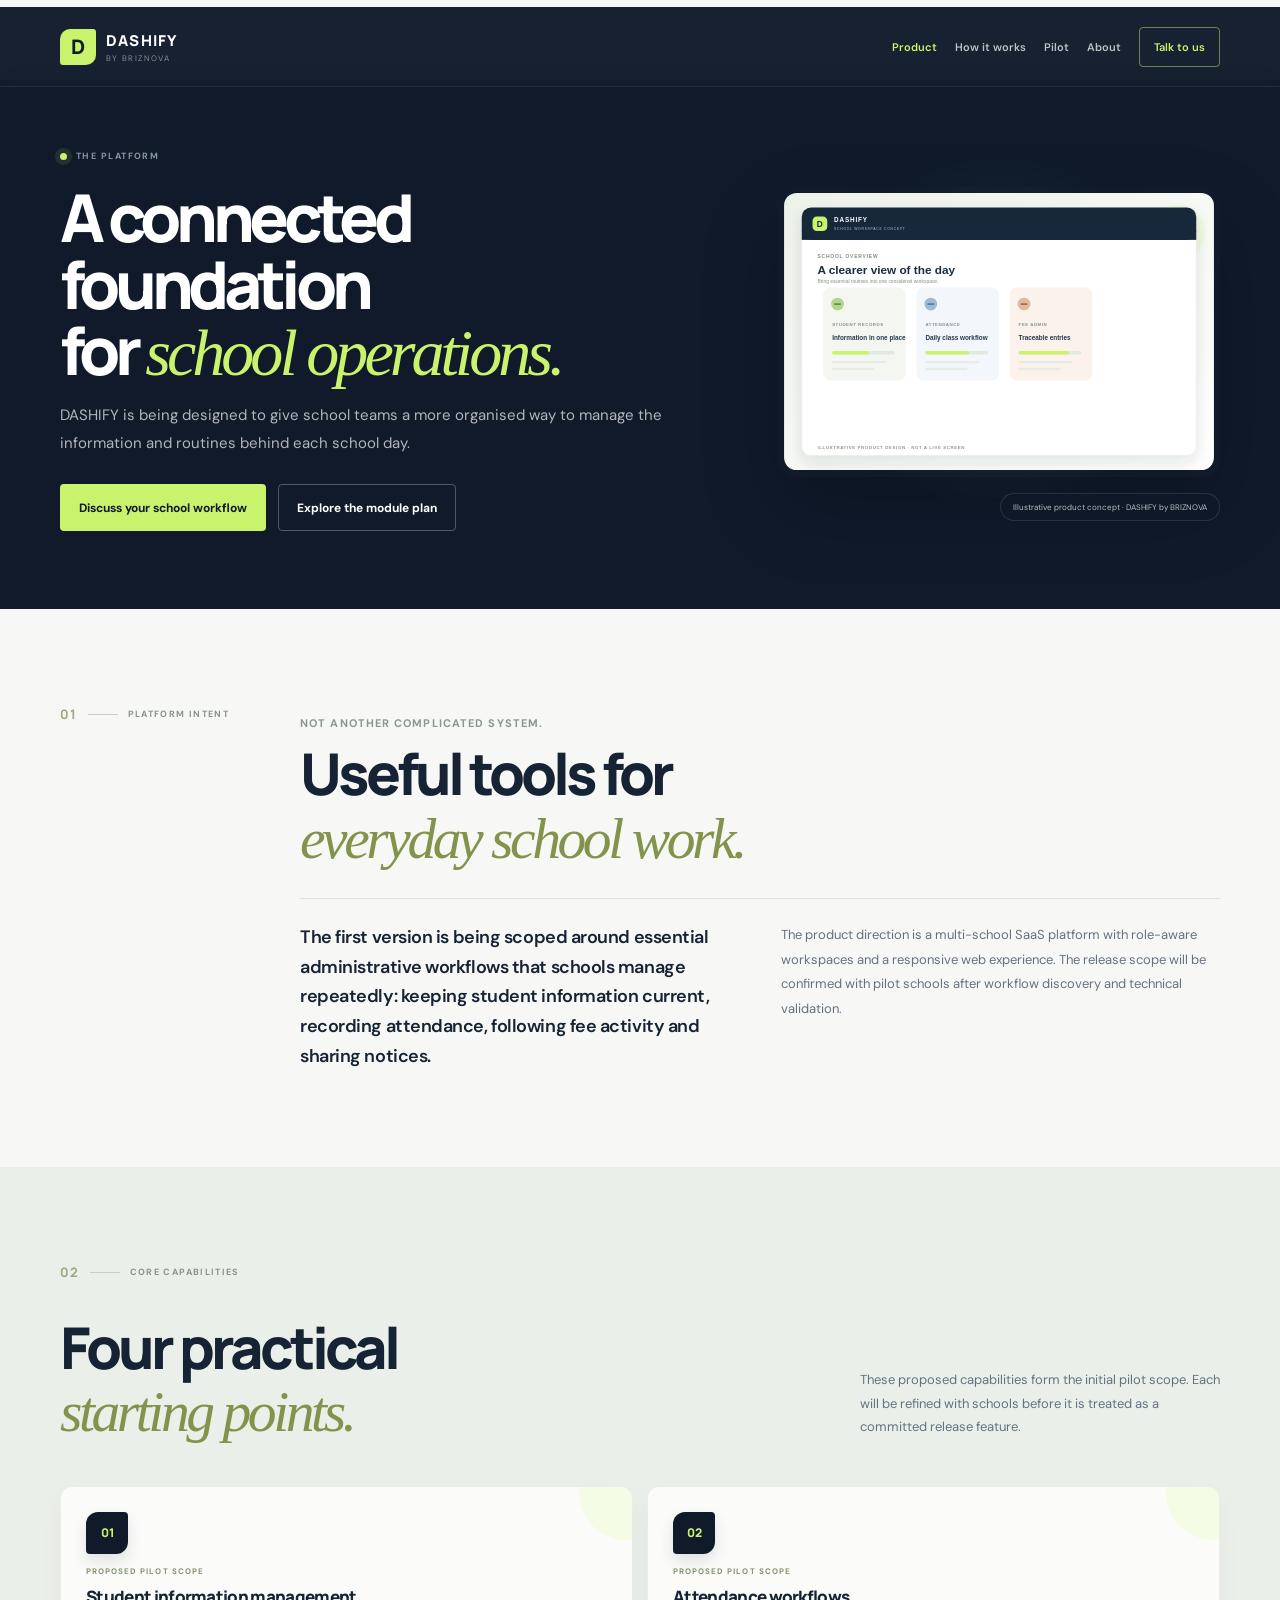
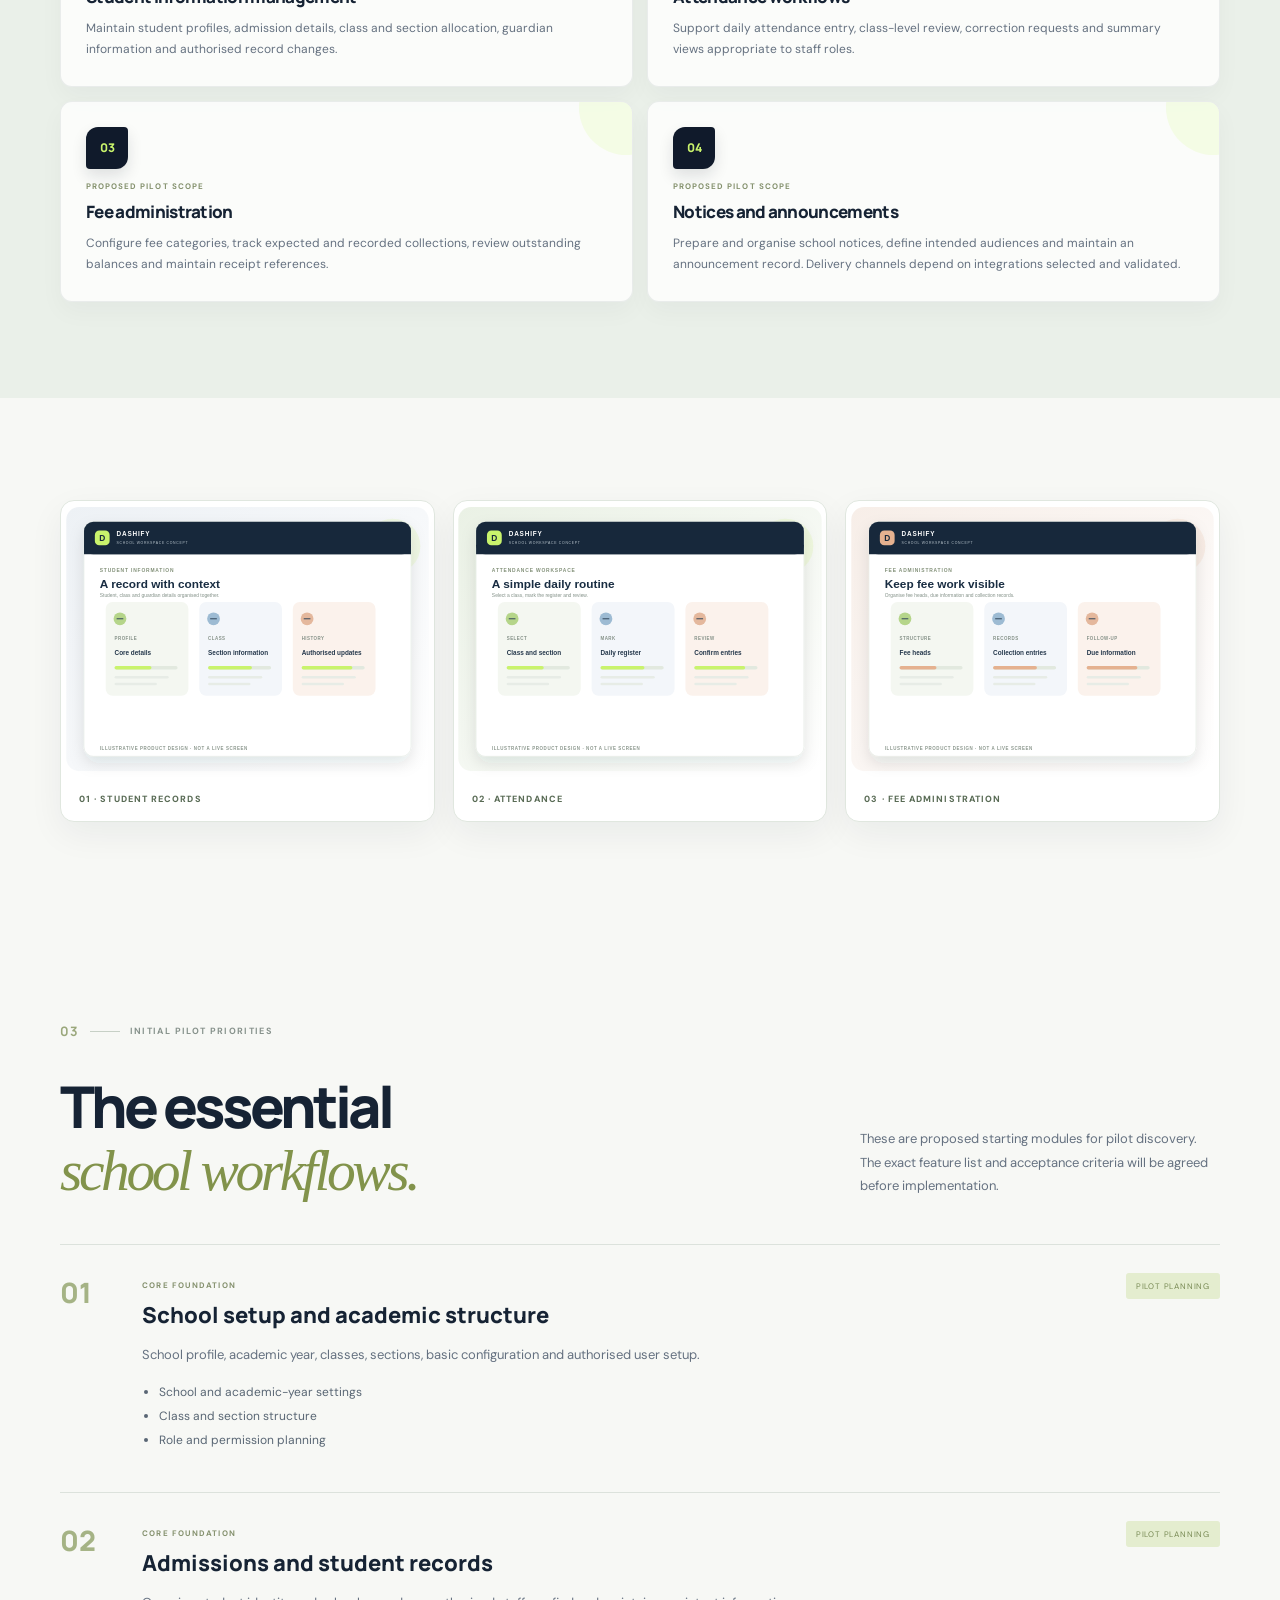
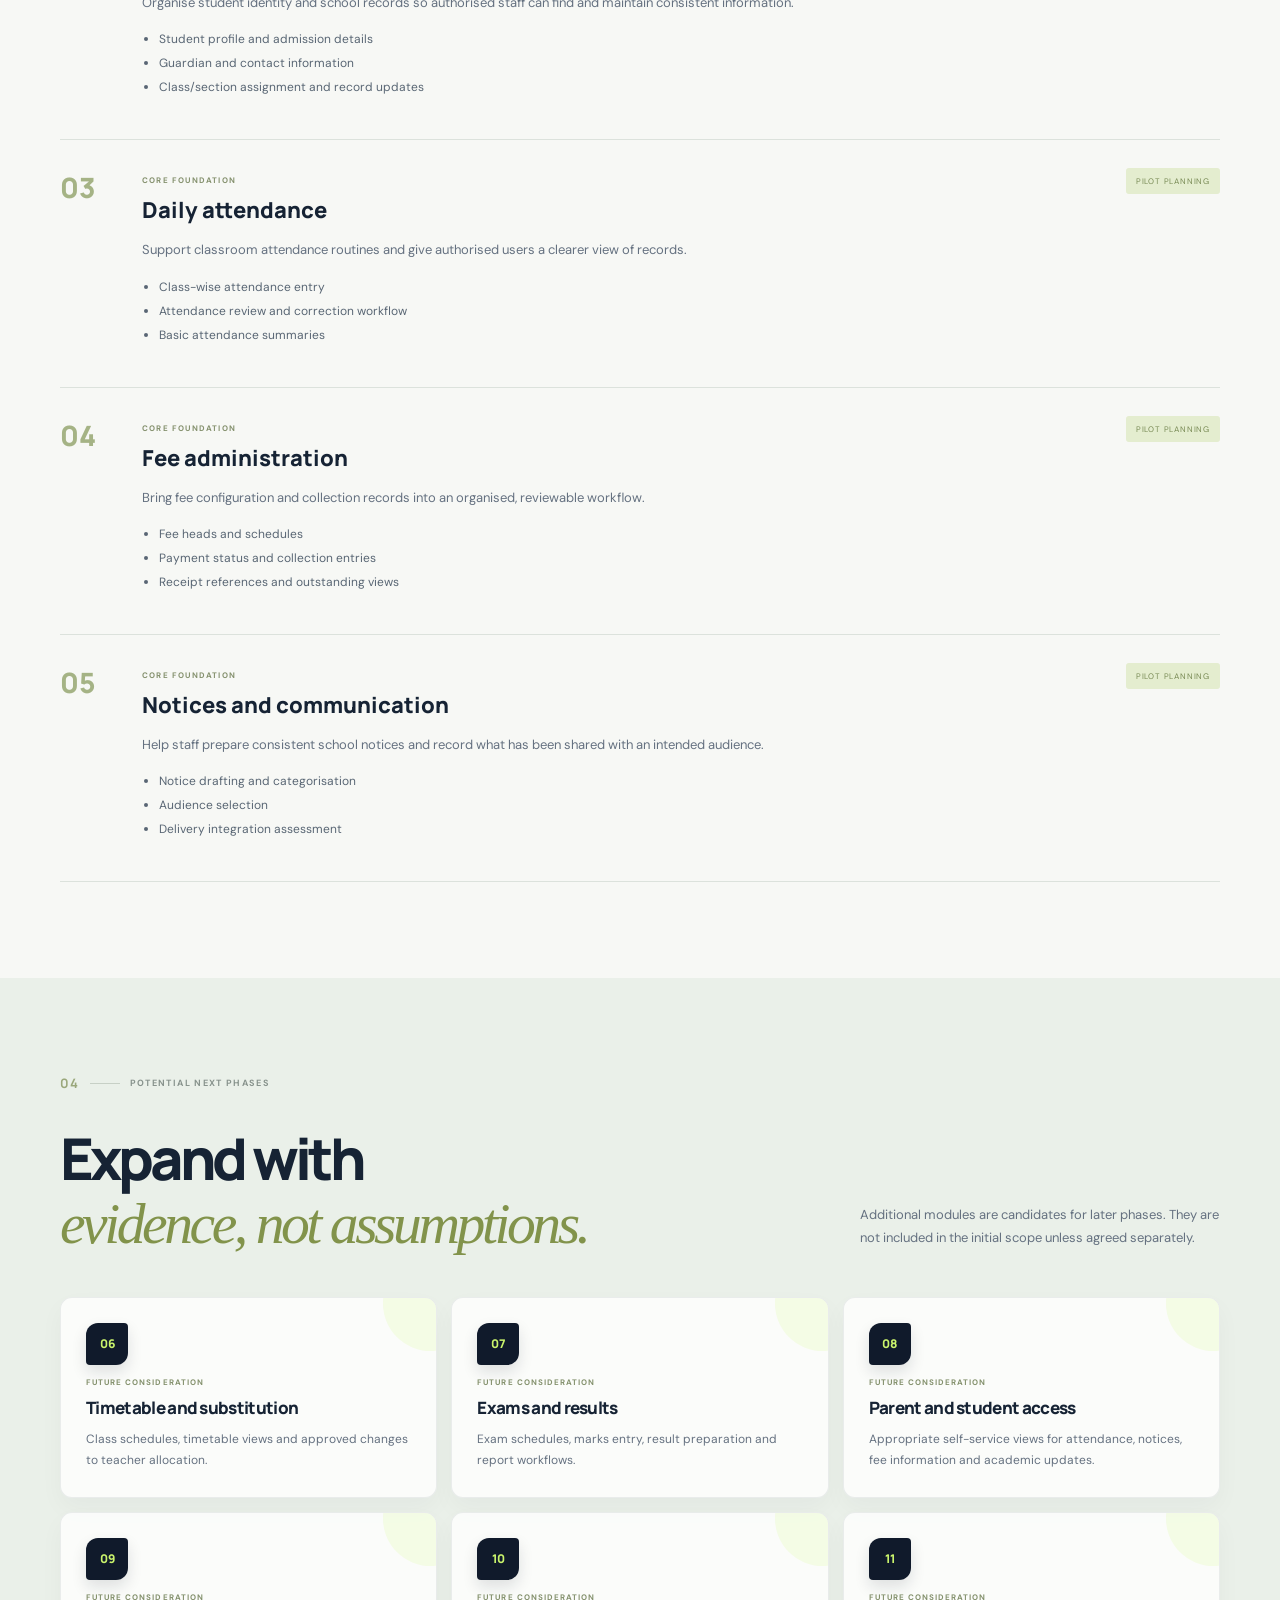
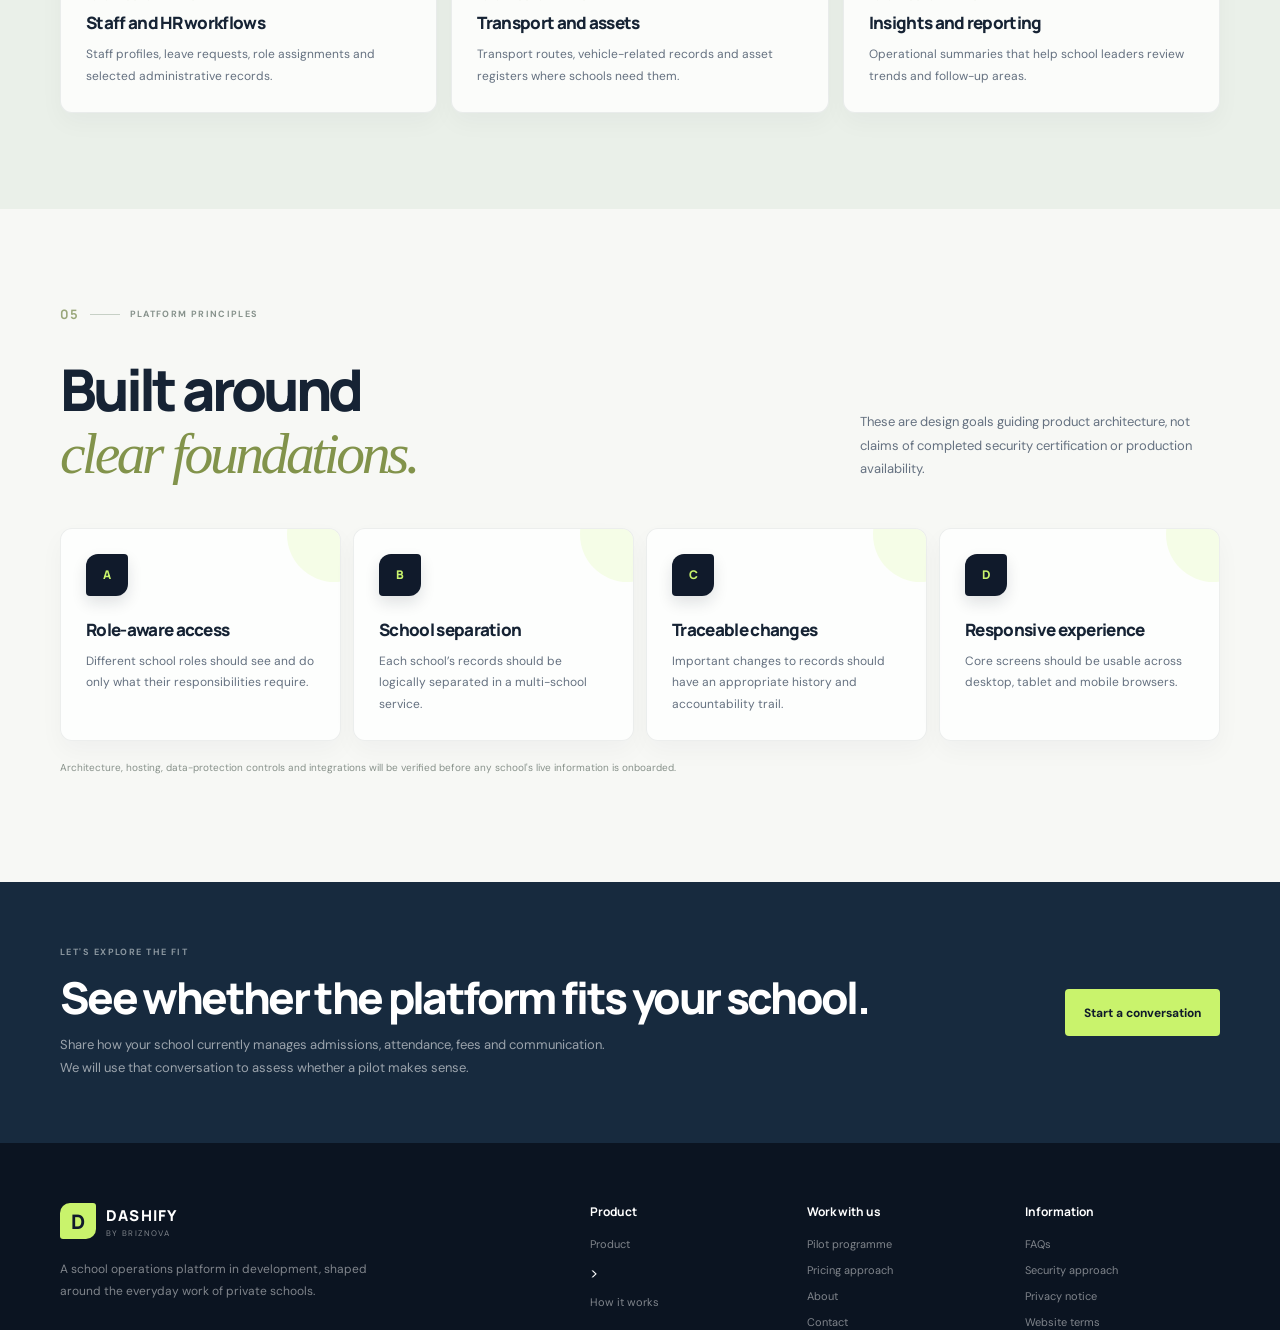
<file: modules.html>
<!doctype html>
<html lang="en">
  <head>
    <meta charset="utf-8" />
    <meta name="viewport" content="width=device-width, initial-scale=1" />
    <meta http-equiv="refresh" content="0; url=platform.html#modules" />
    <title>Modules | DASHIFY</title>
  </head>
  <body>
    <p>The modules page has moved to <a href="platform.html#modules">Product</a>.</p>
  </body>
</html>
</file>
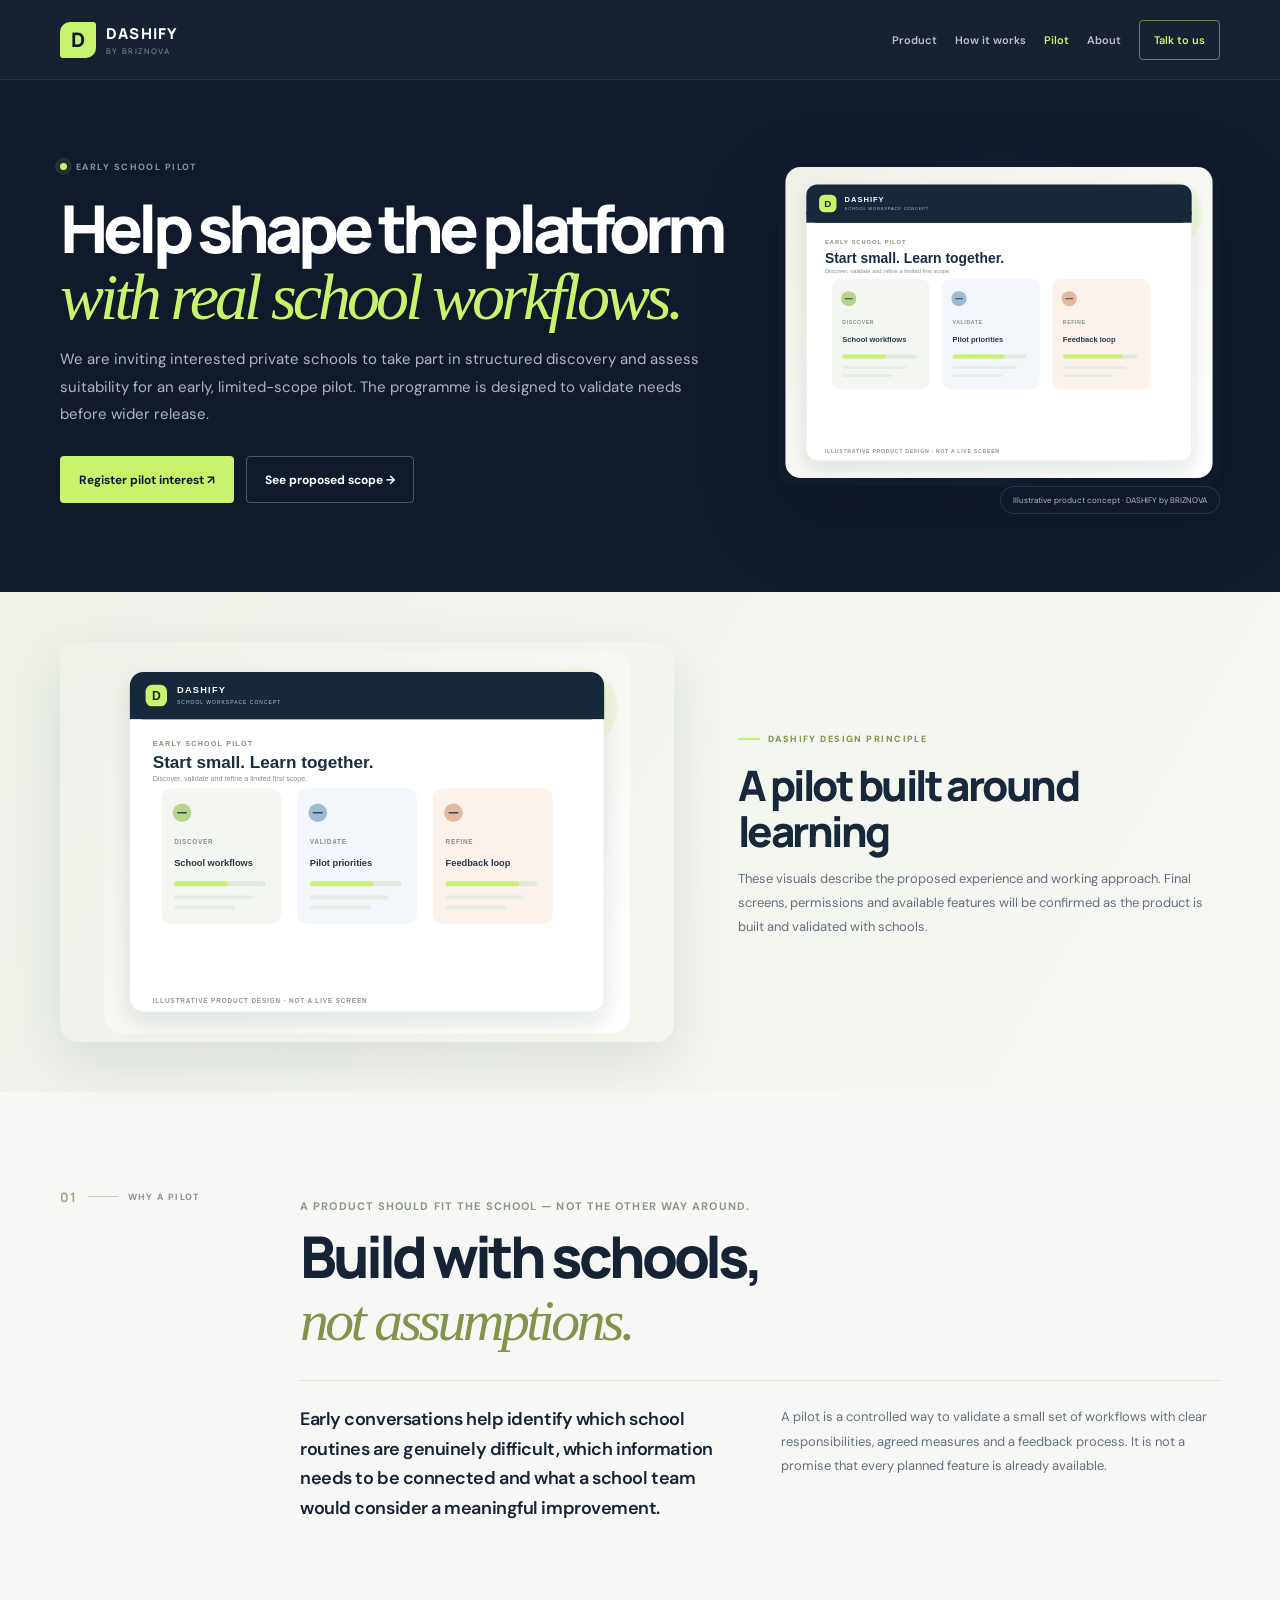
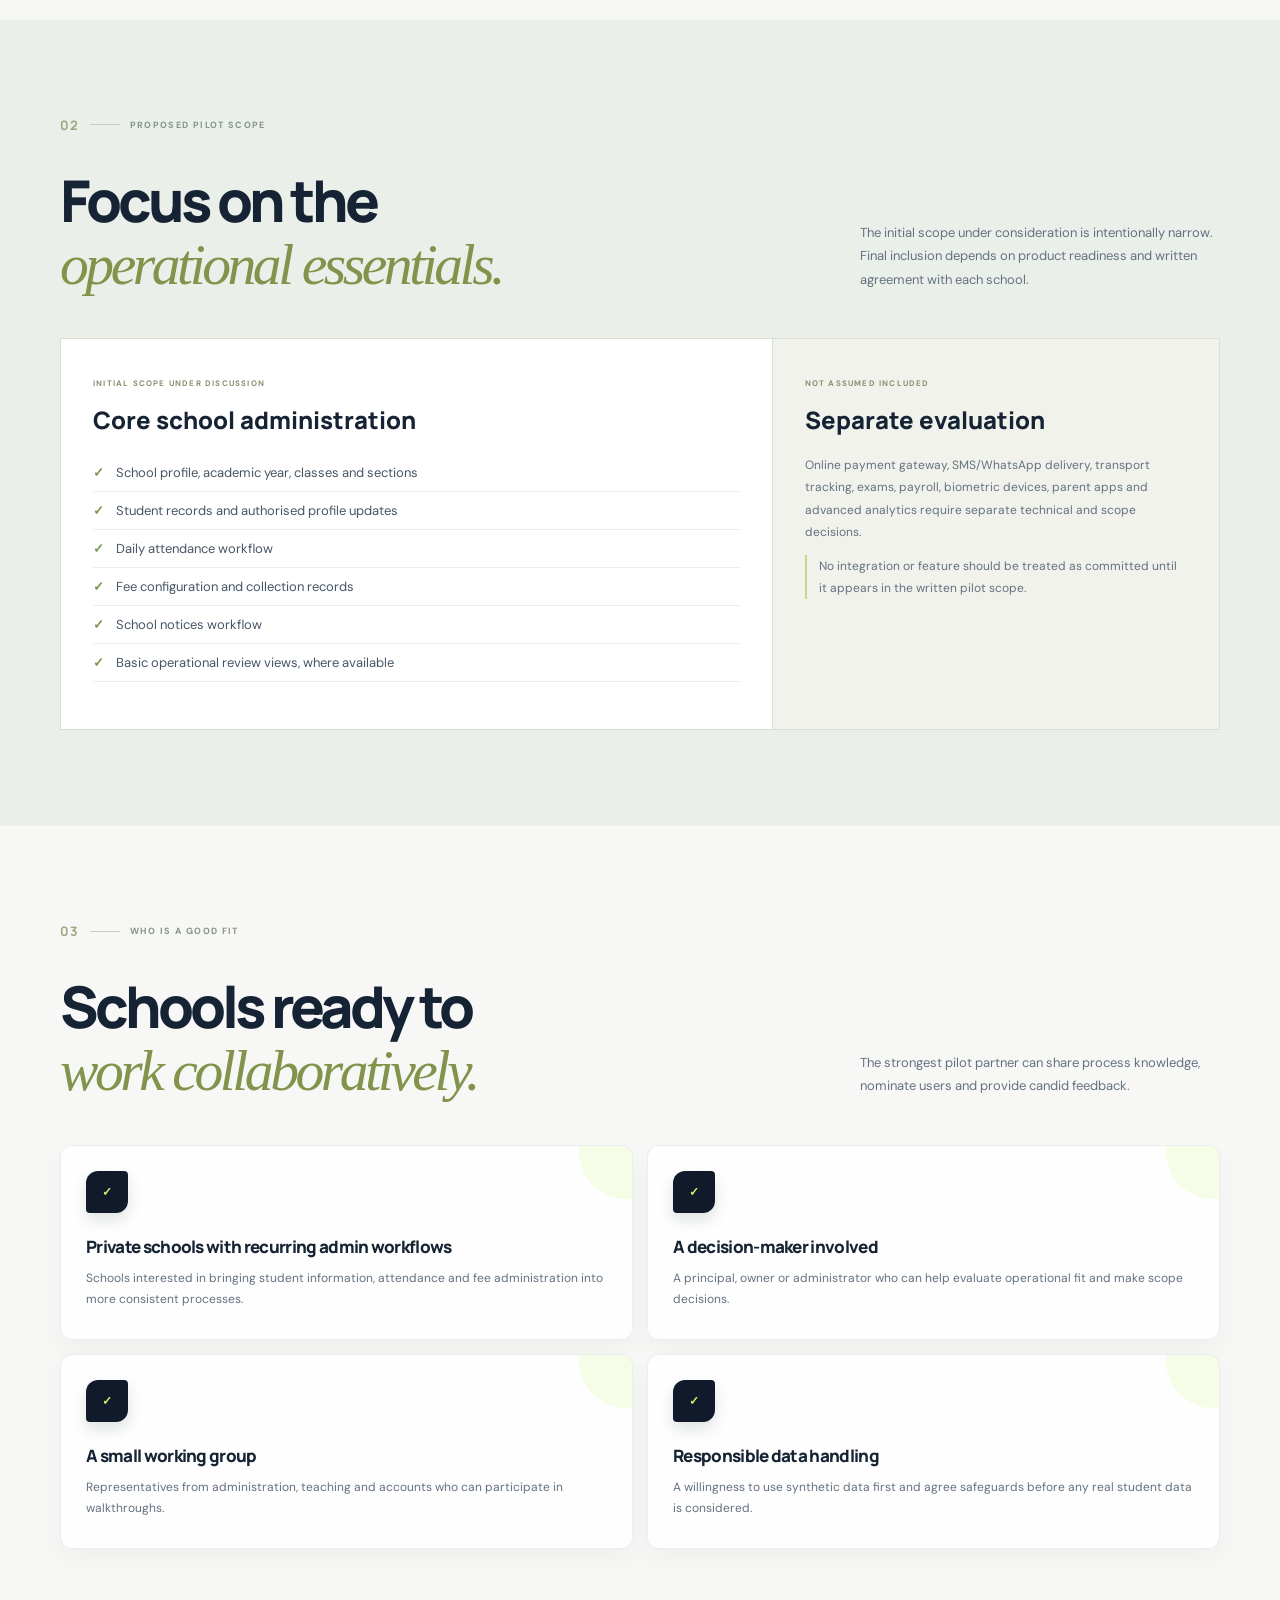
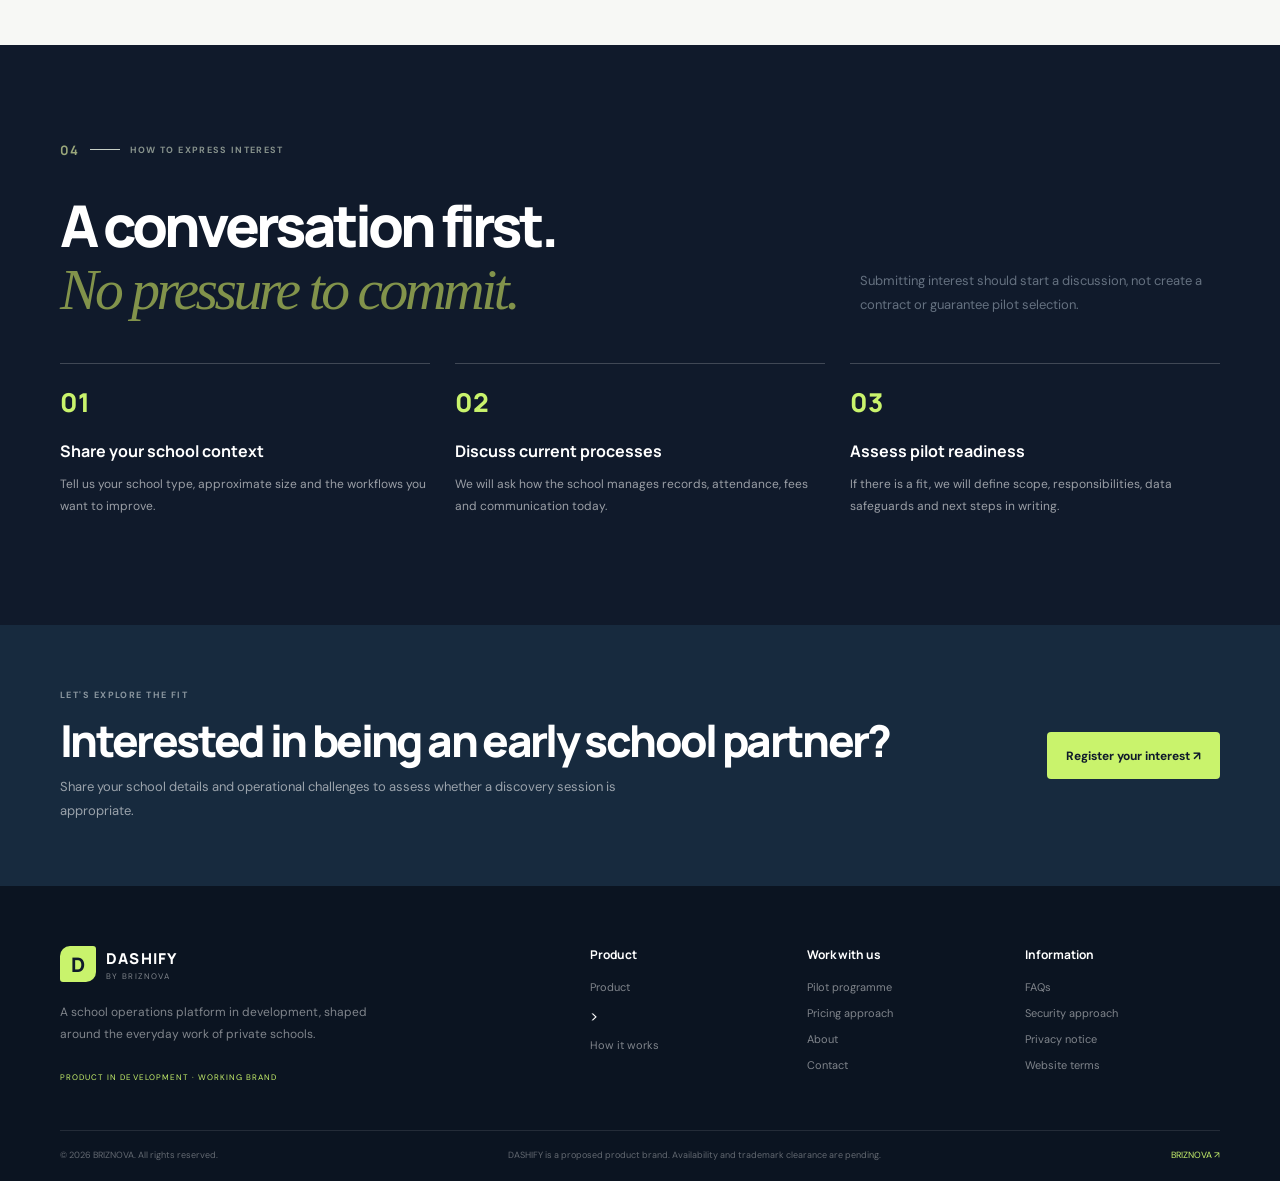
<file: pilot.html>
<!doctype html>
<html lang="en">
  <head>
    <meta charset="utf-8" />
    <meta name="viewport" content="width=device-width, initial-scale=1" />
    <meta name="theme-color" content="#101a2b" />
    <meta
      name="description"
      content="Express interest in the DASHIFY early school pilot programme and help shape a limited-scope school operations platform."
    />
    <meta property="og:type" content="website" />
    <meta
      property="og:title"
      content="Early school pilot programme | DASHIFY"
    />
    <meta
      property="og:description"
      content="Express interest in the DASHIFY early school pilot programme and help shape a limited-scope school operations platform."
    />
    <title>Early school pilot programme | DASHIFY by BRIZNOVA</title>
    <link rel="preconnect" href="https://fonts.googleapis.com" />
    <link rel="preconnect" href="https://fonts.gstatic.com" crossorigin />
    <link
      href="https://fonts.googleapis.com/css2?family=DM+Sans:wght@400;500;600;700&family=Manrope:wght@400;500;600;700;800&display=swap"
      rel="stylesheet"
    />
    <link rel="icon" type="image/svg+xml" href="assets/dashify-mark.svg" />
    <link rel="stylesheet" href="styles.css" />
  </head>
  <body>
    <a class="skip-link" href="#main">Skip to content</a>
    <header class="site-header">
      <div class="container nav-shell">
        <a class="brand" href="index.html"
          ><span class="brand-symbol">D</span
          ><span class="brand-copy"
            ><strong>DASHIFY</strong><small>BY BRIZNOVA</small></span
          ></a
        ><button
          class="menu-toggle"
          aria-expanded="false"
          aria-controls="primary-nav"
          aria-label="Open navigation"
        >
          <span></span><span></span>
        </button>
        <nav class="primary-nav" id="primary-nav" aria-label="Main navigation">
          <a href="platform.html">Product</a>
          <a href="implementation.html">How it works</a>
          <a href="pilot.html">Pilot</a>
          <a href="about.html">About</a>
          <a class="nav-cta" href="contact.html">Talk to us</a>
        </nav>
      </div>
    </header>
    <main id="main">
      <section class="page-hero">
        <div class="container page-hero-grid">
          <div>
            <div class="eyebrow"><i></i>EARLY SCHOOL PILOT</div>
            <h1>
              Help shape the platform<br /><em>with real school workflows.</em>
            </h1>
            <p class="hero-lede">
              We are inviting interested private schools to take part in
              structured discovery and assess suitability for an early,
              limited-scope pilot. The programme is designed to validate needs
              before wider release.
            </p>
            <div class="hero-actions">
              <a class="button button-lime" href="contact.html"
                >Register pilot interest ↗</a
              ><a class="button button-quiet" href="platform.html#modules"
                >See proposed scope →</a
              >
            </div>
          </div>
          <div class="hero-aside hero-aside-art">
            <img
              src="assets/pilot.svg"
              alt="Pilot programme illustration"
              loading="eager"
            /><span class="aside-caption"
              >Illustrative product concept · DASHIFY by BRIZNOVA</span
            >
          </div>
        </div>
      </section>
      <section class="visual-band">
        <div class="container visual-band-grid">
          <div class="visual-band-art">
            <img
              src="assets/pilot.svg"
              alt="Discovery, validation and refinement stages"
              loading="lazy"
            />
          </div>
          <div class="visual-band-copy">
            <span class="showcase-label">DASHIFY DESIGN PRINCIPLE</span>
            <h2>A pilot built around learning</h2>
            <p>
              These visuals describe the proposed experience and working
              approach. Final screens, permissions and available features will
              be confirmed as the product is built and validated with schools.
            </p>
          </div>
        </div>
      </section>
      <section class="section section-paper">
        <div class="container split-intro">
          <div>
            <div class="section-kicker"><b>01</b><span></span>WHY A PILOT</div>
          </div>
          <div>
            <p class="overline">
              A product should fit the school — not the other way around.
            </p>
            <h2>Build with schools,<br /><em>not assumptions.</em></h2>
            <div class="intro-columns">
              <p class="lead-copy">
                Early conversations help identify which school routines are
                genuinely difficult, which information needs to be connected and
                what a school team would consider a meaningful improvement.
              </p>
              <p class="muted-copy">
                A pilot is a controlled way to validate a small set of workflows
                with clear responsibilities, agreed measures and a feedback
                process. It is not a promise that every planned feature is
                already available.
              </p>
            </div>
          </div>
        </div>
      </section>
      <section class="section section-tint">
        <div class="container">
          <div class="section-head">
            <div class="section-kicker">
              <b>02</b><span></span>PROPOSED PILOT SCOPE
            </div>
            <div class="head-row">
              <h2>Focus on the<br /><em>operational essentials.</em></h2>
              <p>
                The initial scope under consideration is intentionally narrow.
                Final inclusion depends on product readiness and written
                agreement with each school.
              </p>
            </div>
          </div>
          <div class="pilot-scope">
            <div class="scope-main">
              <span class="scope-label">INITIAL SCOPE UNDER DISCUSSION</span>
              <h3>Core school administration</h3>
              <ul class="check-list">
                <li>School profile, academic year, classes and sections</li>
                <li>Student records and authorised profile updates</li>
                <li>Daily attendance workflow</li>
                <li>Fee configuration and collection records</li>
                <li>School notices workflow</li>
                <li>Basic operational review views, where available</li>
              </ul>
            </div>
            <aside class="scope-side">
              <span class="scope-label">NOT ASSUMED INCLUDED</span>
              <h3>Separate evaluation</h3>
              <p>
                Online payment gateway, SMS/WhatsApp delivery, transport
                tracking, exams, payroll, biometric devices, parent apps and
                advanced analytics require separate technical and scope
                decisions.
              </p>
              <p class="scope-note">
                No integration or feature should be treated as committed until
                it appears in the written pilot scope.
              </p>
            </aside>
          </div>
        </div>
      </section>
      <section class="section section-paper">
        <div class="container">
          <div class="section-head">
            <div class="section-kicker">
              <b>03</b><span></span>WHO IS A GOOD FIT
            </div>
            <div class="head-row">
              <h2>Schools ready to<br /><em>work collaboratively.</em></h2>
              <p>
                The strongest pilot partner can share process knowledge,
                nominate users and provide candid feedback.
              </p>
            </div>
          </div>
          <div class="card-grid two">
            <article class="info-card">
              <div class="card-icon">✓</div>
              <h3>Private schools with recurring admin workflows</h3>
              <p>
                Schools interested in bringing student information, attendance
                and fee administration into more consistent processes.
              </p>
            </article>
            <article class="info-card">
              <div class="card-icon">✓</div>
              <h3>A decision-maker involved</h3>
              <p>
                A principal, owner or administrator who can help evaluate
                operational fit and make scope decisions.
              </p>
            </article>
            <article class="info-card">
              <div class="card-icon">✓</div>
              <h3>A small working group</h3>
              <p>
                Representatives from administration, teaching and accounts who
                can participate in walkthroughs.
              </p>
            </article>
            <article class="info-card">
              <div class="card-icon">✓</div>
              <h3>Responsible data handling</h3>
              <p>
                A willingness to use synthetic data first and agree safeguards
                before any real student data is considered.
              </p>
            </article>
          </div>
        </div>
      </section>
      <section class="section section-dark">
        <div class="container">
          <div class="section-head">
            <div class="section-kicker">
              <b>04</b><span></span>HOW TO EXPRESS INTEREST
            </div>
            <div class="head-row">
              <h2>
                A conversation first.<br /><em>No pressure to commit.</em>
              </h2>
              <p>
                Submitting interest should start a discussion, not create a
                contract or guarantee pilot selection.
              </p>
            </div>
          </div>
          <div class="number-steps">
            <div>
              <b>01</b><strong>Share your school context</strong>
              <p>
                Tell us your school type, approximate size and the workflows you
                want to improve.
              </p>
            </div>
            <div>
              <b>02</b><strong>Discuss current processes</strong>
              <p>
                We will ask how the school manages records, attendance, fees and
                communication today.
              </p>
            </div>
            <div>
              <b>03</b><strong>Assess pilot readiness</strong>
              <p>
                If there is a fit, we will define scope, responsibilities, data
                safeguards and next steps in writing.
              </p>
            </div>
          </div>
        </div>
      </section>
      <section class="cta-band">
        <div class="container cta-inner">
          <div>
            <span class="eyebrow">LET'S EXPLORE THE FIT</span>
            <h2>Interested in being an early school partner?</h2>
            <p>
              Share your school details and operational challenges to assess
              whether a discovery session is appropriate.
            </p>
          </div>
          <a class="button button-lime" href="contact.html"
            >Register your interest ↗</a
          >
        </div>
      </section>
    </main>
    <footer class="site-footer">
      <div class="container footer-main">
        <div class="footer-brand">
          <a class="brand" href="index.html"
            ><span class="brand-symbol">D</span
            ><span class="brand-copy"
              ><strong>DASHIFY</strong><small>BY BRIZNOVA</small></span
            ></a
          >
          <p>
            A school operations platform in development, shaped around the
            everyday work of private schools.
          </p>
          <span class="stage-note">PRODUCT IN DEVELOPMENT · WORKING BRAND</span>
        </div>
        <div class="footer-links">
          <div>
            <b>Product</b><a href="platform.html">Product</a>
            ><a href="implementation.html">How it works</a>
          </div>
          <div>
            <b>Work with us</b><a href="pilot.html">Pilot programme</a
            ><a href="pricing.html">Pricing approach</a
            ><a href="about.html">About</a><a href="contact.html">Contact</a>
          </div>
          <div>
            <b>Information</b><a href="faq.html">FAQs</a
            ><a href="security.html">Security approach</a
            ><a href="privacy.html">Privacy notice</a
            ><a href="terms.html">Website terms</a>
          </div>
        </div>
      </div>
      <div class="container footer-bottom">
        <span>© <span id="year"></span> BRIZNOVA. All rights reserved.</span
        ><span
          >DASHIFY is a proposed product brand. Availability and trademark
          clearance are pending.</span
        ><a href="https://briznova.com" target="_blank" rel="noopener"
          >BRIZNOVA ↗</a
        >
      </div>
    </footer>
    <script src="script.js" defer></script>
  </body>
</html>
</file>
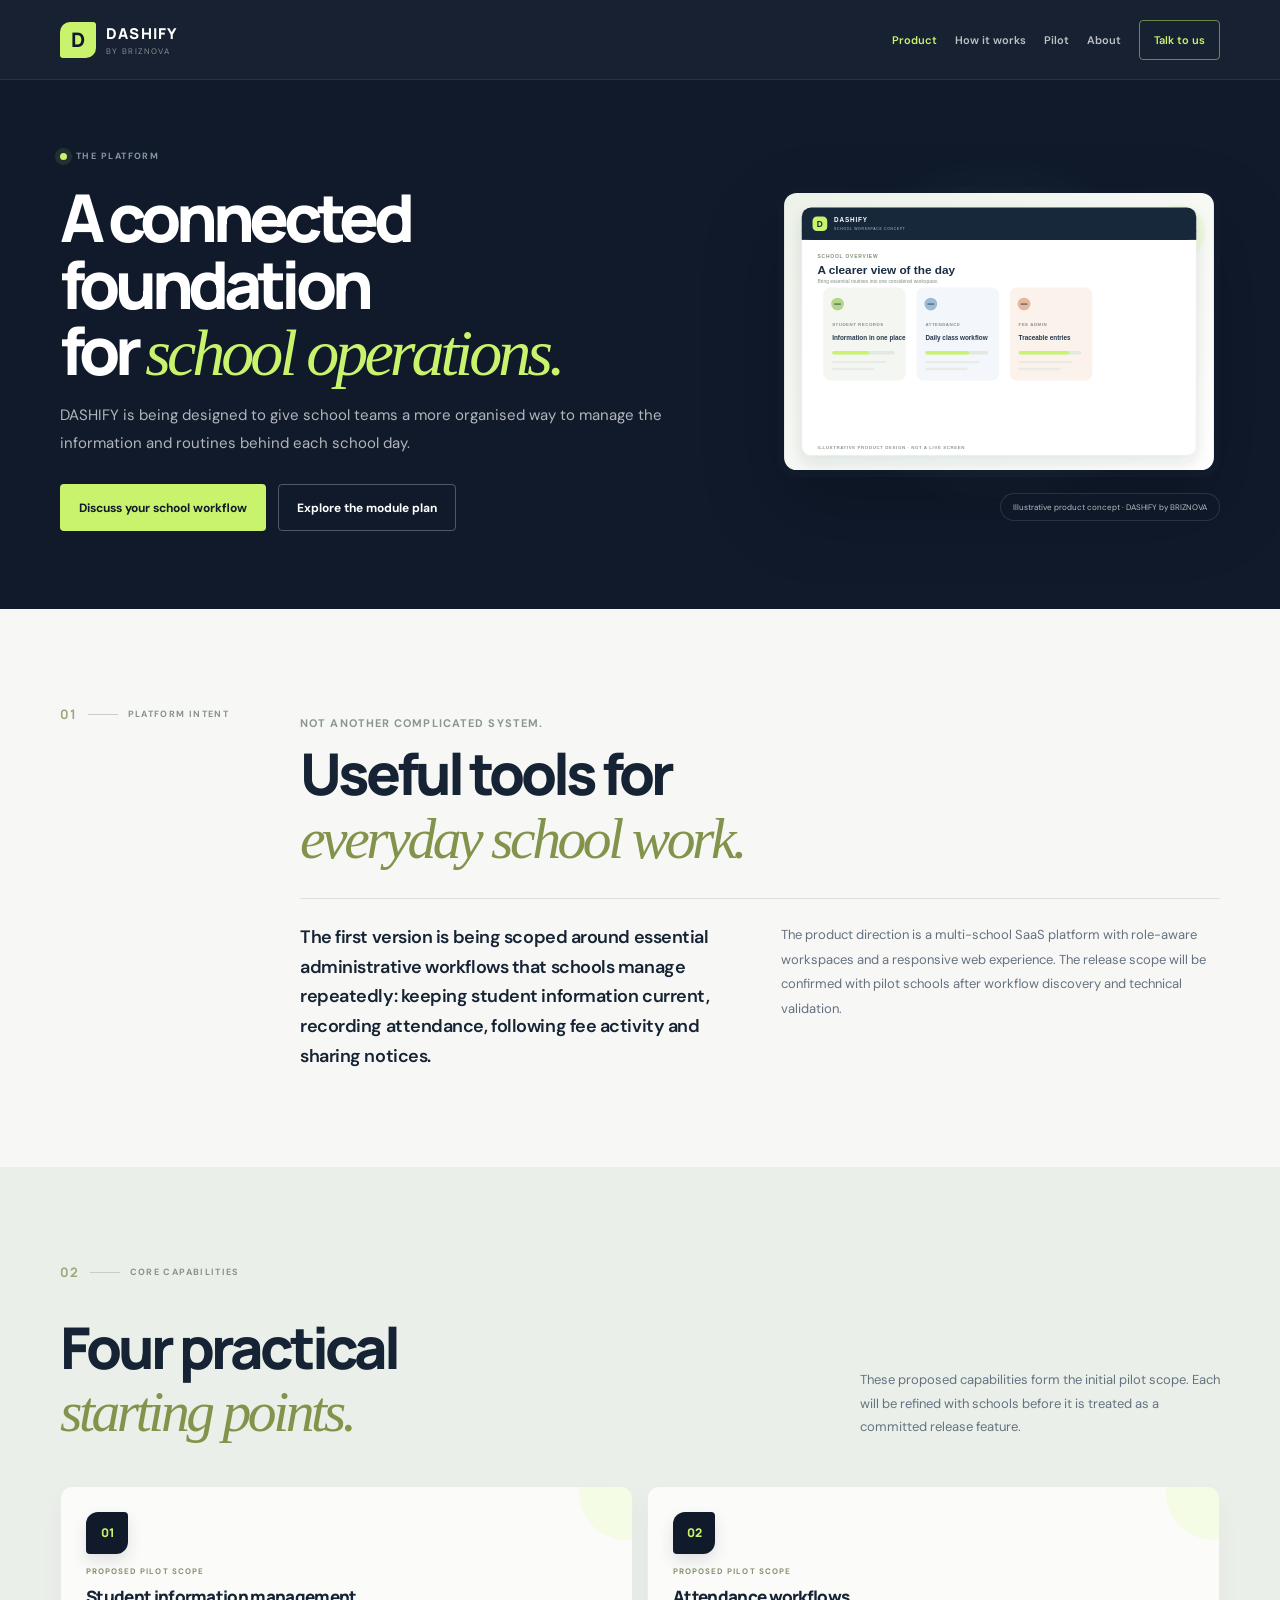
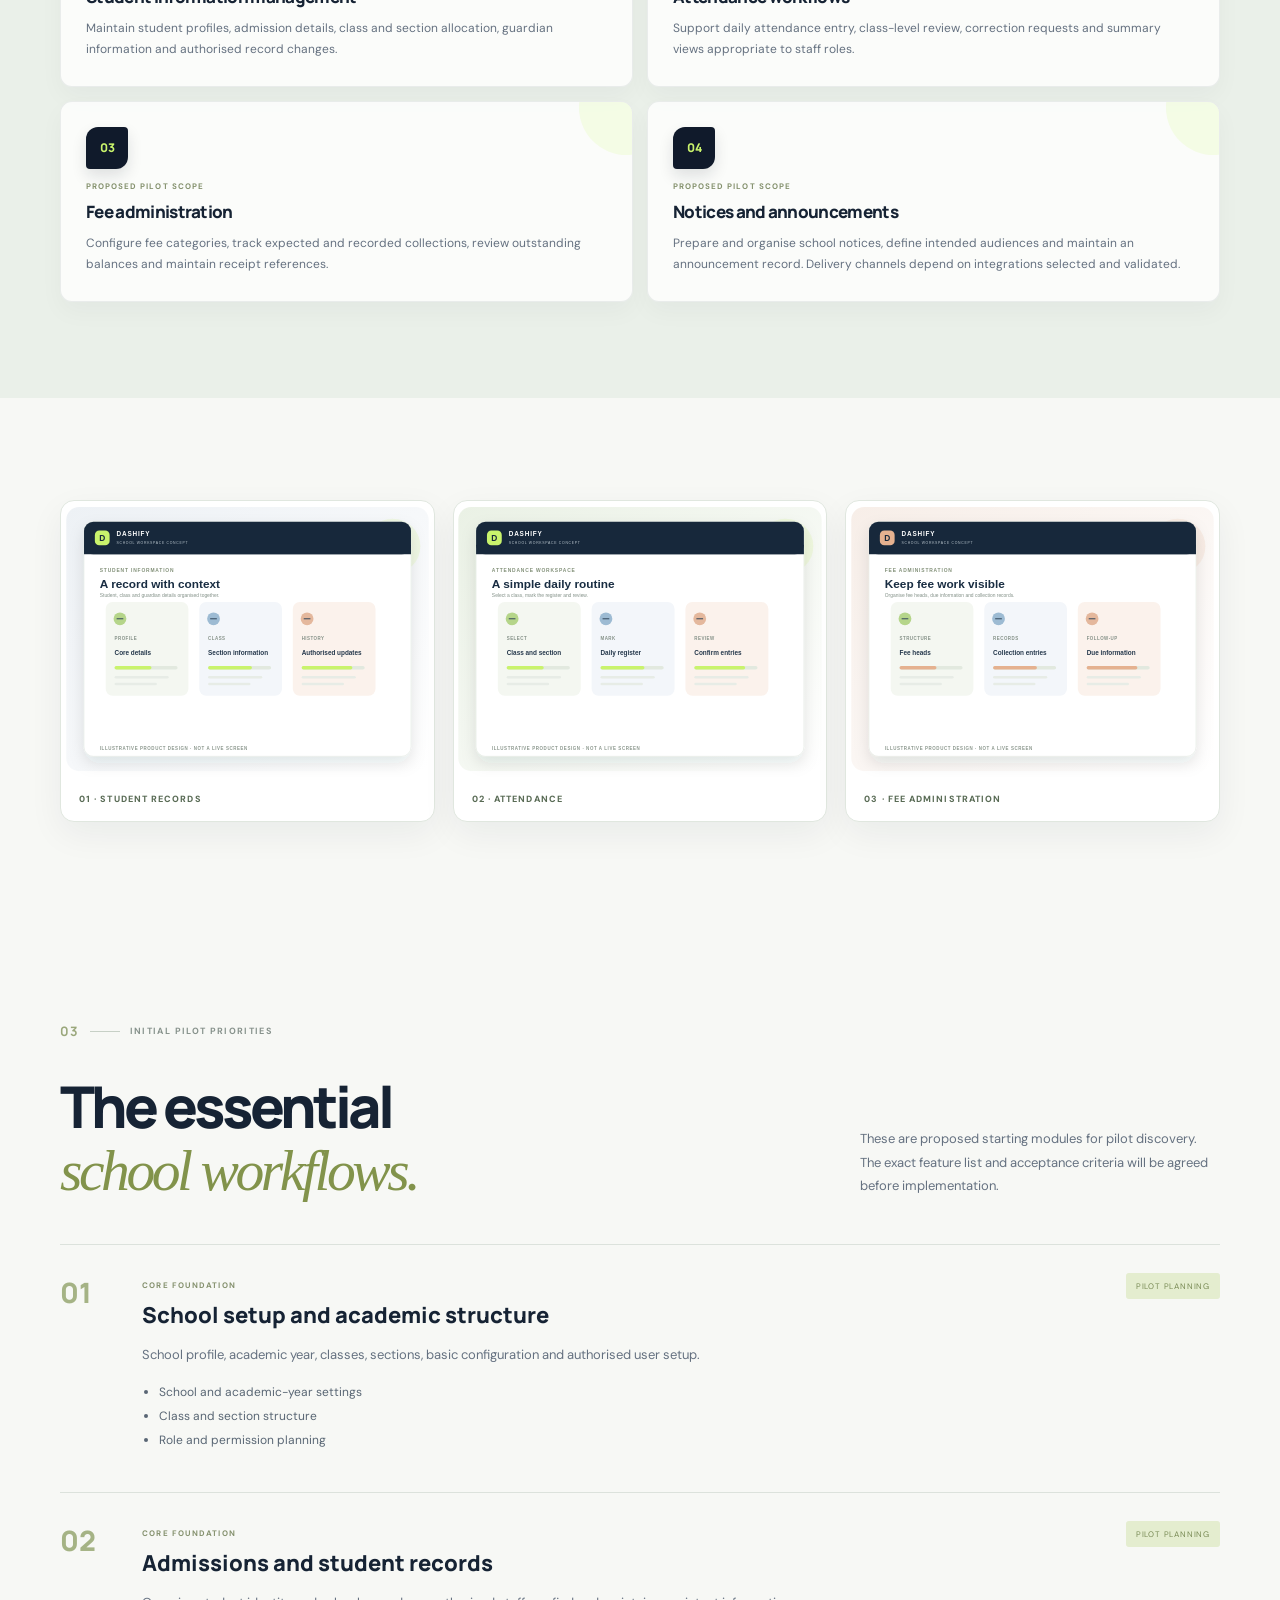
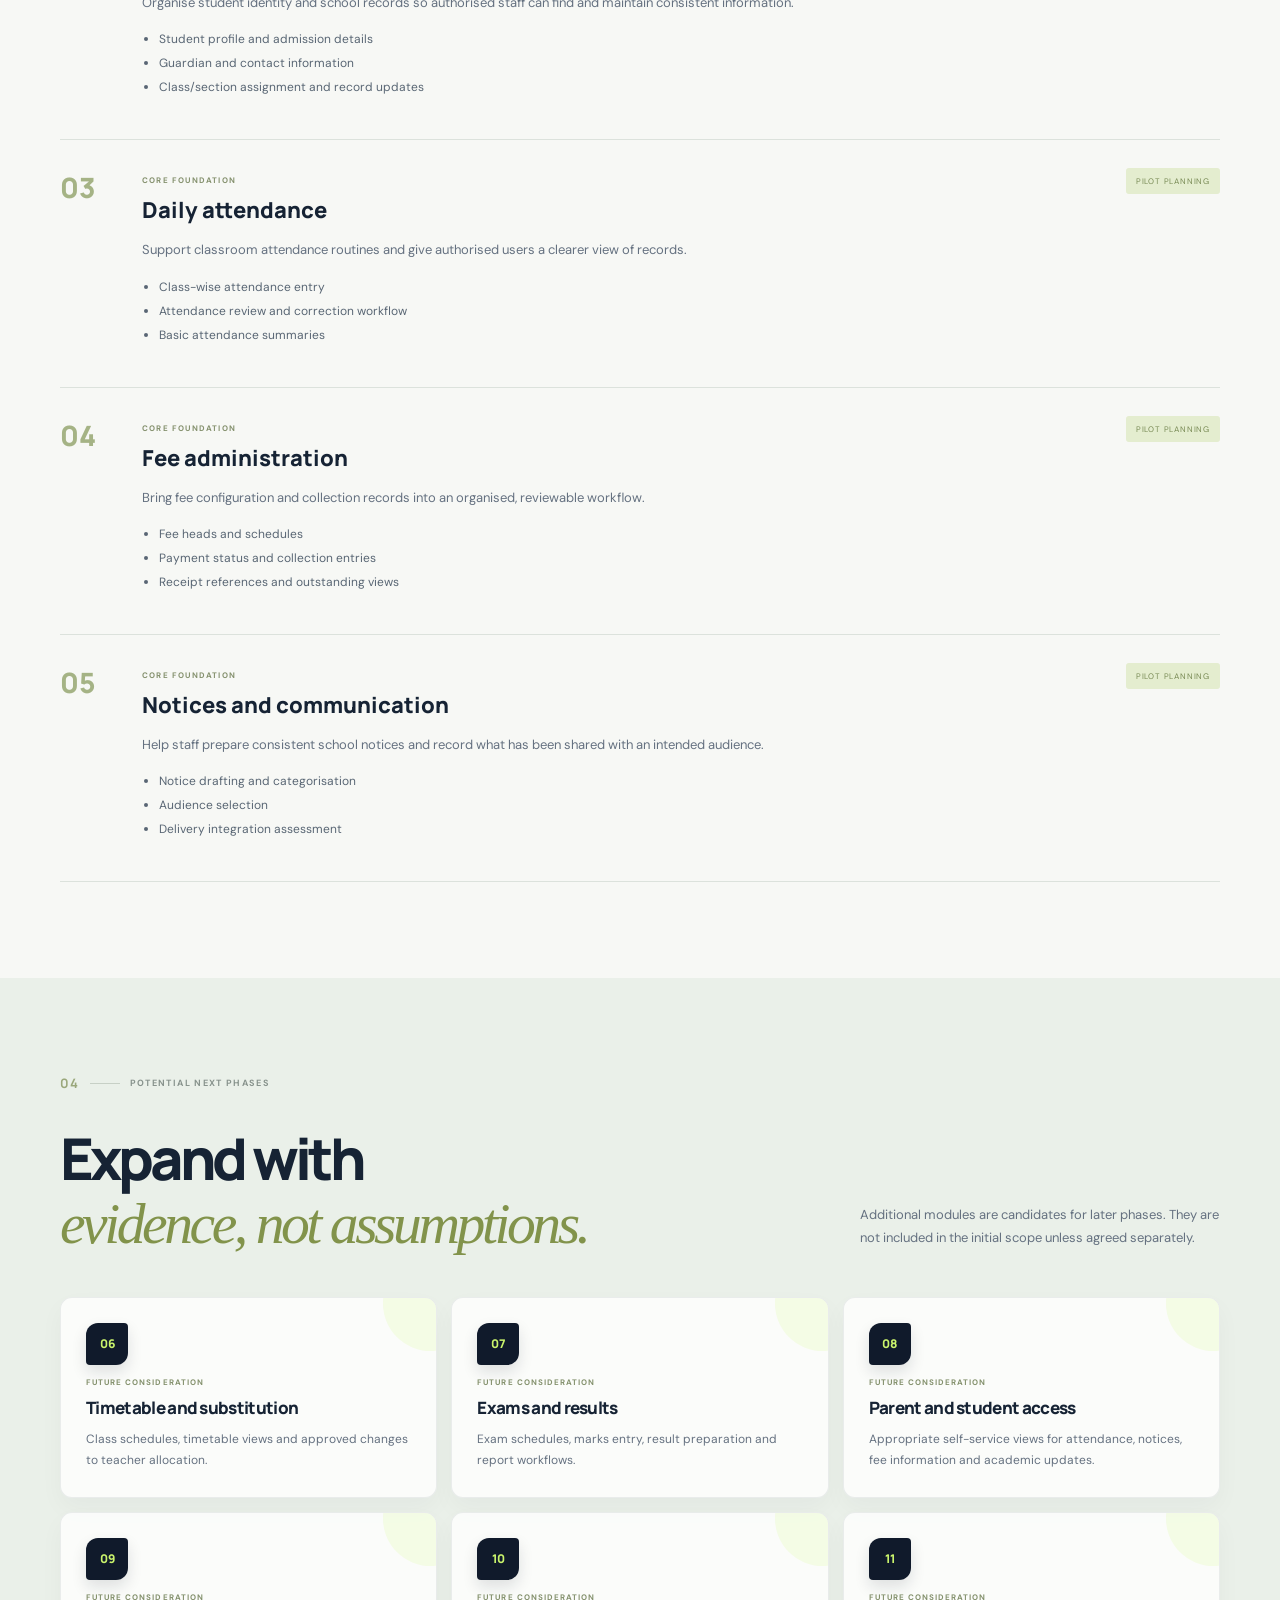
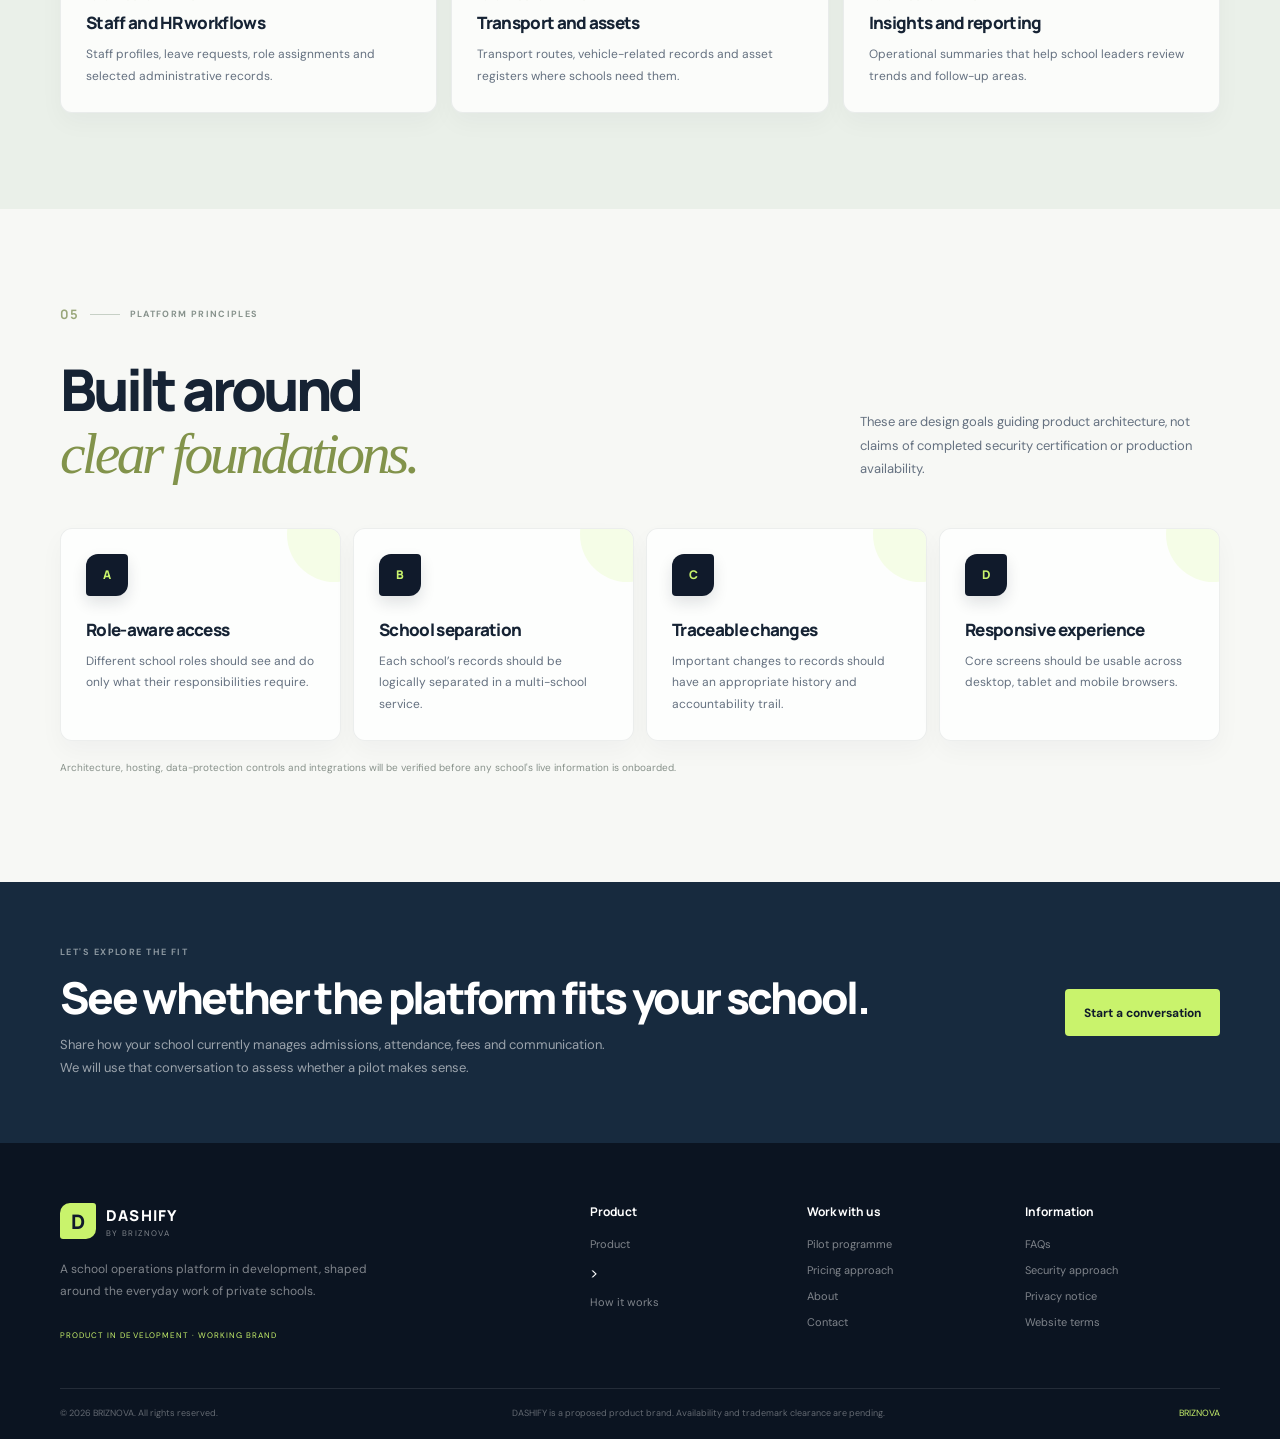
<file: platform.html>
<!doctype html>
<html lang="en">
  <head>
    <meta charset="utf-8" />
    <meta name="viewport" content="width=device-width, initial-scale=1" />
    <meta name="theme-color" content="#101a2b" />
    <meta
      name="description"
      content="Explore the proposed DASHIFY school operations platform, core capabilities, pilot modules and future roadmap."
    />
    <meta property="og:type" content="website" />
    <meta
      property="og:title"
      content="School platform | DASHIFY"
    />
    <meta
      property="og:description"
      content="Explore the proposed DASHIFY school operations platform, core capabilities, pilot modules and future roadmap."
    />
    <title>School platform | DASHIFY by BRIZNOVA</title>
    <link rel="preconnect" href="https://fonts.googleapis.com" />
    <link rel="preconnect" href="https://fonts.gstatic.com" crossorigin />
    <link
      href="https://fonts.googleapis.com/css2?family=DM+Sans:wght@400;500;600;700&family=Manrope:wght@400;500;600;700;800&display=swap"
      rel="stylesheet"
    />
    <link rel="icon" type="image/svg+xml" href="assets/dashify-mark.svg" />
    <link rel="stylesheet" href="styles.css" />
  </head>
  <body>
    <a class="skip-link" href="#main">Skip to content</a>
    <header class="site-header">
      <div class="container nav-shell">
        <a class="brand" href="index.html"
          ><span class="brand-symbol">D</span
          ><span class="brand-copy"
            ><strong>DASHIFY</strong><small>BY BRIZNOVA</small></span
          ></a
        ><button
          class="menu-toggle"
          aria-expanded="false"
          aria-controls="primary-nav"
          aria-label="Open navigation"
        >
          <span></span><span></span>
        </button>
        <nav class="primary-nav" id="primary-nav" aria-label="Main navigation">
          <a href="platform.html">Product</a>
          <a href="implementation.html">How it works</a>
          <a href="pilot.html">Pilot</a>
          <a href="about.html">About</a>
          <a class="nav-cta" href="contact.html">Talk to us</a>
        </nav>
      </div>
    </header>
    <main id="main"><section class="page-hero">
        <div class="container page-hero-grid">
          <div>
            <div class="eyebrow"><i></i>THE PLATFORM</div>
            <h1>A connected foundation<br />for <em>school operations.</em></h1>
            <p class="hero-lede">
              DASHIFY is being designed to give school teams a more organised
              way to manage the information and routines behind each school day.
            </p>
            <div class="hero-actions">
              <a class="button button-lime" href="contact.html"
                >Discuss your school workflow</a
              ><a class="button button-quiet" href="#modules"
                >Explore the module plan</a
              >
            </div>
          </div>
          <div class="hero-aside hero-aside-art">
            <img
              src="assets/dashboard.svg"
              alt="Illustrative DASHIFY workspace preview"
              loading="eager"
            /><span class="aside-caption"
              >Illustrative product concept · DASHIFY by BRIZNOVA</span
            >
          </div>
        </div>
      </section>
<section class="section section-paper">
        <div class="container split-intro">
          <div>
            <div class="section-kicker">
              <b>01</b><span></span>PLATFORM INTENT
            </div>
          </div>
          <div>
            <p class="overline">Not another complicated system.</p>
            <h2>Useful tools for<br /><em>everyday school work.</em></h2>
            <div class="intro-columns">
              <p class="lead-copy">
                The first version is being scoped around essential
                administrative workflows that schools manage repeatedly: keeping
                student information current, recording attendance, following fee
                activity and sharing notices.
              </p>
              <p class="muted-copy">
                The product direction is a multi-school SaaS platform with
                role-aware workspaces and a responsive web experience. The
                release scope will be confirmed with pilot schools after
                workflow discovery and technical validation.
              </p>
            </div>
          </div>
        </div>
      </section>
<section class="section section-tint">
        <div class="container">
          <div class="section-head">
            <div class="section-kicker">
              <b>02</b><span></span>CORE CAPABILITIES
            </div>
            <div class="head-row">
              <h2>Four practical<br /><em>starting points.</em></h2>
              <p>
                These proposed capabilities form the initial pilot scope. Each
                will be refined with schools before it is treated as a committed
                release feature.
              </p>
            </div>
          </div>
          <div class="card-grid two">
            <article class="info-card">
              <div class="card-icon">01</div>
              <span class="card-tag">PROPOSED PILOT SCOPE</span>
              <h3>Student information management</h3>
              <p>
                Maintain student profiles, admission details, class and section
                allocation, guardian information and authorised record changes.
              </p>
            </article>
            <article class="info-card">
              <div class="card-icon">02</div>
              <span class="card-tag">PROPOSED PILOT SCOPE</span>
              <h3>Attendance workflows</h3>
              <p>
                Support daily attendance entry, class-level review, correction
                requests and summary views appropriate to staff roles.
              </p>
            </article>
            <article class="info-card">
              <div class="card-icon">03</div>
              <span class="card-tag">PROPOSED PILOT SCOPE</span>
              <h3>Fee administration</h3>
              <p>
                Configure fee categories, track expected and recorded
                collections, review outstanding balances and maintain receipt
                references.
              </p>
            </article>
            <article class="info-card">
              <div class="card-icon">04</div>
              <span class="card-tag">PROPOSED PILOT SCOPE</span>
              <h3>Notices and announcements</h3>
              <p>
                Prepare and organise school notices, define intended audiences
                and maintain an announcement record. Delivery channels depend on
                integrations selected and validated.
              </p>
            </article>
          </div>
        </div>
      </section>
<section class="section section-paper">
        <div class="container visual-module-strip">
          <div class="visual-module-card">
            <img
              src="assets/records.svg"
              alt="Student information interface concept"
              loading="lazy"
            /><span>01 · STUDENT RECORDS</span>
          </div>
          <div class="visual-module-card">
            <img
              src="assets/attendance.svg"
              alt="Attendance workflow interface concept"
              loading="lazy"
            /><span>02 · ATTENDANCE</span>
          </div>
          <div class="visual-module-card">
            <img
              src="assets/fees.svg"
              alt="Fee administration interface concept"
              loading="lazy"
            /><span>03 · FEE ADMINISTRATION</span>
          </div>
        </div>
      </section>
<section class="section section-paper">
        <div class="container">
          <div class="section-head">
            <div class="section-kicker">
              <b>03</b><span></span>INITIAL PILOT PRIORITIES
            </div>
            <div class="head-row">
              <h2>The essential<br /><em>school workflows.</em></h2>
              <p>
                These are proposed starting modules for pilot discovery. The
                exact feature list and acceptance criteria will be agreed before
                implementation.
              </p>
            </div>
          </div>
          <div class="module-list" id="modules">
            <article class="module-row">
              <div class="module-no">01</div>
              <div>
                <span class="module-label">CORE FOUNDATION</span>
                <h3>School setup and academic structure</h3>
                <p>
                  School profile, academic year, classes, sections, basic
                  configuration and authorised user setup.
                </p>
                <ul>
                  <li>School and academic-year settings</li>
                  <li>Class and section structure</li>
                  <li>Role and permission planning</li>
                </ul>
              </div>
              <span class="module-state">PILOT PLANNING</span>
            </article>
            <article class="module-row">
              <div class="module-no">02</div>
              <div>
                <span class="module-label">CORE FOUNDATION</span>
                <h3>Admissions and student records</h3>
                <p>
                  Organise student identity and school records so authorised
                  staff can find and maintain consistent information.
                </p>
                <ul>
                  <li>Student profile and admission details</li>
                  <li>Guardian and contact information</li>
                  <li>Class/section assignment and record updates</li>
                </ul>
              </div>
              <span class="module-state">PILOT PLANNING</span>
            </article>
            <article class="module-row">
              <div class="module-no">03</div>
              <div>
                <span class="module-label">CORE FOUNDATION</span>
                <h3>Daily attendance</h3>
                <p>
                  Support classroom attendance routines and give authorised
                  users a clearer view of records.
                </p>
                <ul>
                  <li>Class-wise attendance entry</li>
                  <li>Attendance review and correction workflow</li>
                  <li>Basic attendance summaries</li>
                </ul>
              </div>
              <span class="module-state">PILOT PLANNING</span>
            </article>
            <article class="module-row">
              <div class="module-no">04</div>
              <div>
                <span class="module-label">CORE FOUNDATION</span>
                <h3>Fee administration</h3>
                <p>
                  Bring fee configuration and collection records into an
                  organised, reviewable workflow.
                </p>
                <ul>
                  <li>Fee heads and schedules</li>
                  <li>Payment status and collection entries</li>
                  <li>Receipt references and outstanding views</li>
                </ul>
              </div>
              <span class="module-state">PILOT PLANNING</span>
            </article>
            <article class="module-row">
              <div class="module-no">05</div>
              <div>
                <span class="module-label">CORE FOUNDATION</span>
                <h3>Notices and communication</h3>
                <p>
                  Help staff prepare consistent school notices and record what
                  has been shared with an intended audience.
                </p>
                <ul>
                  <li>Notice drafting and categorisation</li>
                  <li>Audience selection</li>
                  <li>Delivery integration assessment</li>
                </ul>
              </div>
              <span class="module-state">PILOT PLANNING</span>
            </article>
          </div>
        </div>
      </section>
<section class="section section-tint">
        <div class="container">
          <div class="section-head">
            <div class="section-kicker">
              <b>04</b><span></span>POTENTIAL NEXT PHASES
            </div>
            <div class="head-row">
              <h2>Expand with<br /><em>evidence, not assumptions.</em></h2>
              <p>
                Additional modules are candidates for later phases. They are not
                included in the initial scope unless agreed separately.
              </p>
            </div>
          </div>
          <div class="card-grid three">
            <article class="info-card">
              <div class="card-icon">06</div>
              <span class="card-tag">FUTURE CONSIDERATION</span>
              <h3>Timetable and substitution</h3>
              <p>
                Class schedules, timetable views and approved changes to teacher
                allocation.
              </p>
            </article>
            <article class="info-card">
              <div class="card-icon">07</div>
              <span class="card-tag">FUTURE CONSIDERATION</span>
              <h3>Exams and results</h3>
              <p>
                Exam schedules, marks entry, result preparation and report
                workflows.
              </p>
            </article>
            <article class="info-card">
              <div class="card-icon">08</div>
              <span class="card-tag">FUTURE CONSIDERATION</span>
              <h3>Parent and student access</h3>
              <p>
                Appropriate self-service views for attendance, notices, fee
                information and academic updates.
              </p>
            </article>
            <article class="info-card">
              <div class="card-icon">09</div>
              <span class="card-tag">FUTURE CONSIDERATION</span>
              <h3>Staff and HR workflows</h3>
              <p>
                Staff profiles, leave requests, role assignments and selected
                administrative records.
              </p>
            </article>
            <article class="info-card">
              <div class="card-icon">10</div>
              <span class="card-tag">FUTURE CONSIDERATION</span>
              <h3>Transport and assets</h3>
              <p>
                Transport routes, vehicle-related records and asset registers
                where schools need them.
              </p>
            </article>
            <article class="info-card">
              <div class="card-icon">11</div>
              <span class="card-tag">FUTURE CONSIDERATION</span>
              <h3>Insights and reporting</h3>
              <p>
                Operational summaries that help school leaders review trends and
                follow-up areas.
              </p>
            </article>
          </div>
        </div>
      </section>
<section class="section section-paper">
        <div class="container">
          <div class="section-head">
            <div class="section-kicker">
              <b>05</b><span></span>PLATFORM PRINCIPLES
            </div>
            <div class="head-row">
              <h2>Built around<br /><em>clear foundations.</em></h2>
              <p>
                These are design goals guiding product architecture, not claims
                of completed security certification or production availability.
              </p>
            </div>
          </div>
          <div class="principle-grid">
            <article class="info-card">
              <div class="card-icon">A</div>
              <h3>Role-aware access</h3>
              <p>
                Different school roles should see and do only what their
                responsibilities require.
              </p>
            </article>
            <article class="info-card">
              <div class="card-icon">B</div>
              <h3>School separation</h3>
              <p>
                Each school’s records should be logically separated in a
                multi-school service.
              </p>
            </article>
            <article class="info-card">
              <div class="card-icon">C</div>
              <h3>Traceable changes</h3>
              <p>
                Important changes to records should have an appropriate history
                and accountability trail.
              </p>
            </article>
            <article class="info-card">
              <div class="card-icon">D</div>
              <h3>Responsive experience</h3>
              <p>
                Core screens should be usable across desktop, tablet and mobile
                browsers.
              </p>
            </article>
          </div>
          <p class="section-footnote">
            Architecture, hosting, data-protection controls and integrations
            will be verified before any school's live information is onboarded.
          </p>
        </div>
      </section>
<section class="cta-band">
        <div class="container cta-inner">
          <div>
            <span class="eyebrow">LET'S EXPLORE THE FIT</span>
            <h2>See whether the platform fits your school.</h2>
            <p>
              Share how your school currently manages admissions, attendance,
              fees and communication. We will use that conversation to assess
              whether a pilot makes sense.
            </p>
          </div>
          <a class="button button-lime" href="contact.html"
            >Start a conversation</a
          >
        </div>
      </section></main>
    <footer class="site-footer">
      <div class="container footer-main">
        <div class="footer-brand">
          <a class="brand" href="index.html"
            ><span class="brand-symbol">D</span
            ><span class="brand-copy"
              ><strong>DASHIFY</strong><small>BY BRIZNOVA</small></span
            ></a
          >
          <p>
            A school operations platform in development, shaped around the
            everyday work of private schools.
          </p>
          <span class="stage-note">PRODUCT IN DEVELOPMENT · WORKING BRAND</span>
        </div>
        <div class="footer-links">
          <div>
            <b>Product</b><a href="platform.html">Product</a>
            ><a href="implementation.html">How it works</a>
          </div>
          <div>
            <b>Work with us</b><a href="pilot.html">Pilot programme</a
            ><a href="pricing.html">Pricing approach</a
            ><a href="about.html">About</a><a href="contact.html">Contact</a>
          </div>
          <div>
            <b>Information</b><a href="faq.html">FAQs</a
            ><a href="security.html">Security approach</a
            ><a href="privacy.html">Privacy notice</a
            ><a href="terms.html">Website terms</a>
          </div>
        </div>
      </div>
      <div class="container footer-bottom">
        <span>© <span id="year"></span> BRIZNOVA. All rights reserved.</span
        ><span
          >DASHIFY is a proposed product brand. Availability and trademark
          clearance are pending.</span
        ><a href="https://briznova.com" target="_blank" rel="noopener"
          >BRIZNOVA</a
        >
      </div>
    </footer>
    <script src="script.js" defer></script>
  </body>
</html>
</file>
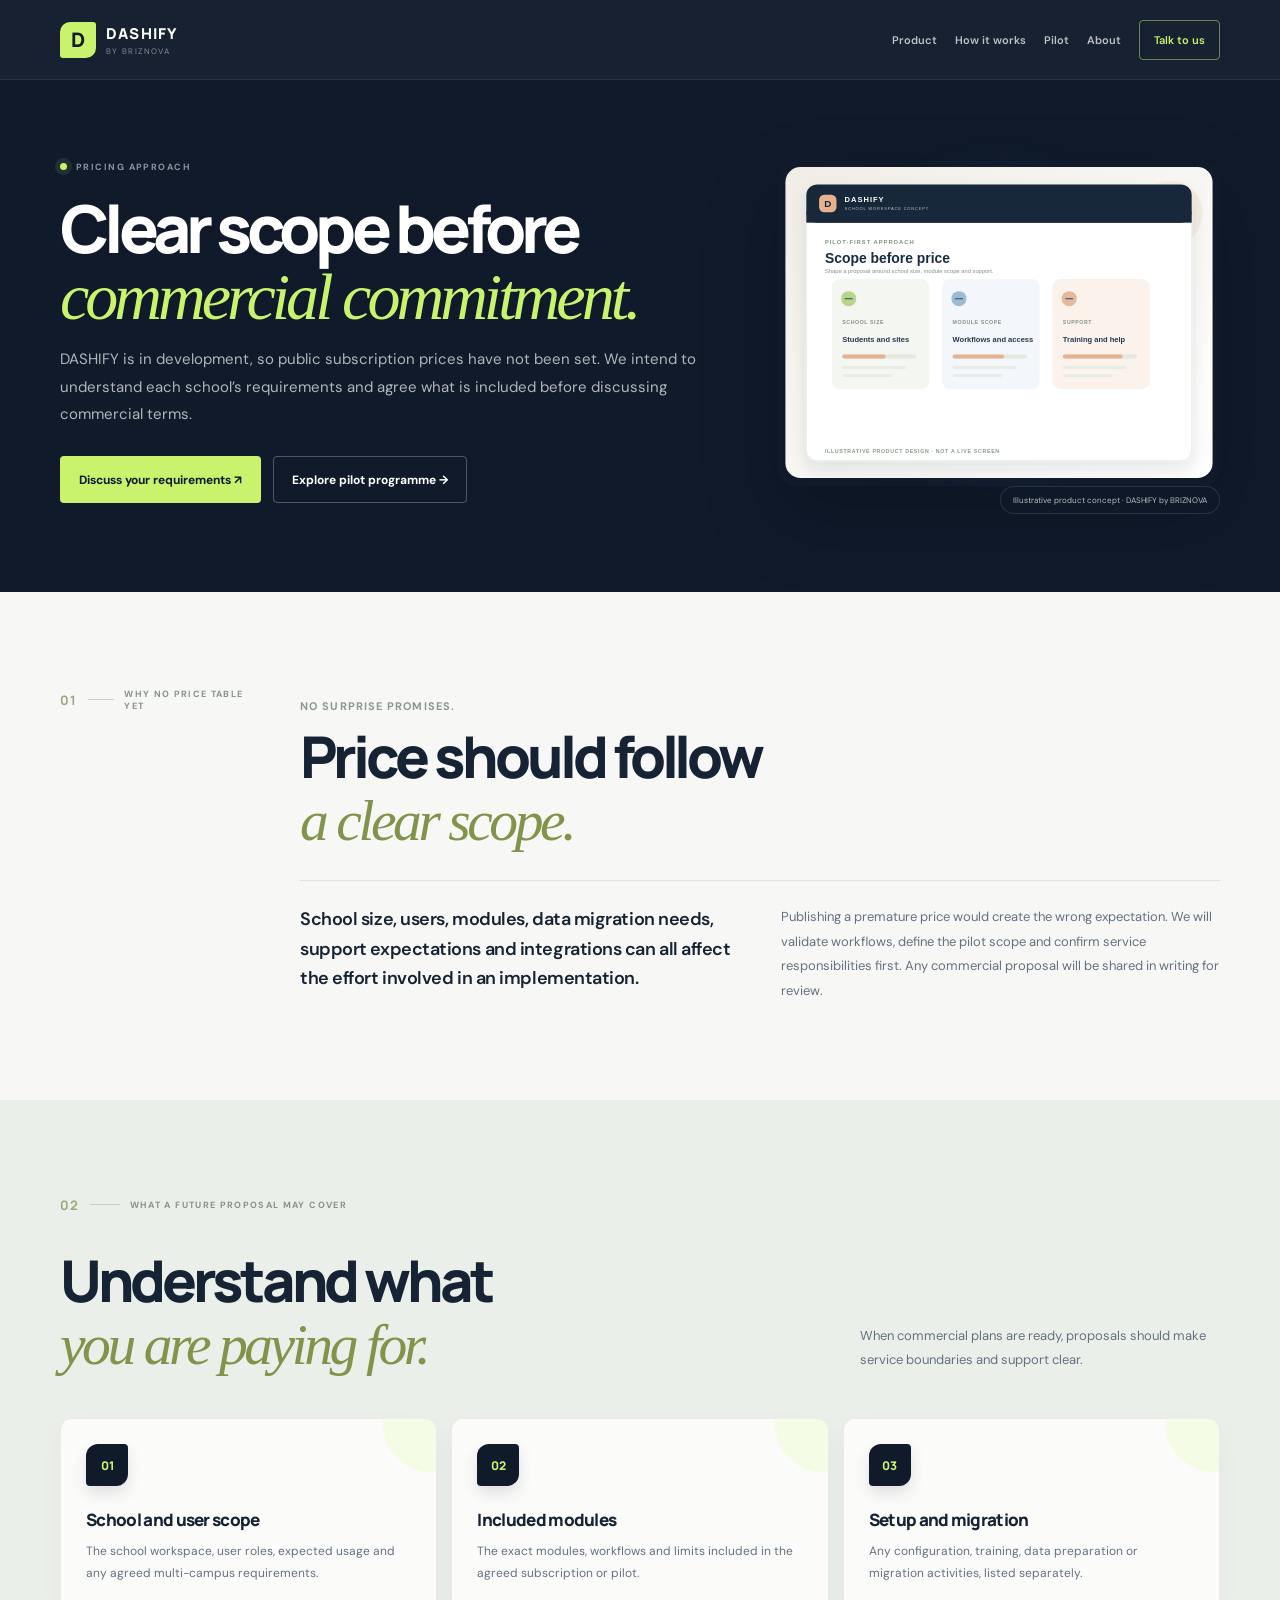
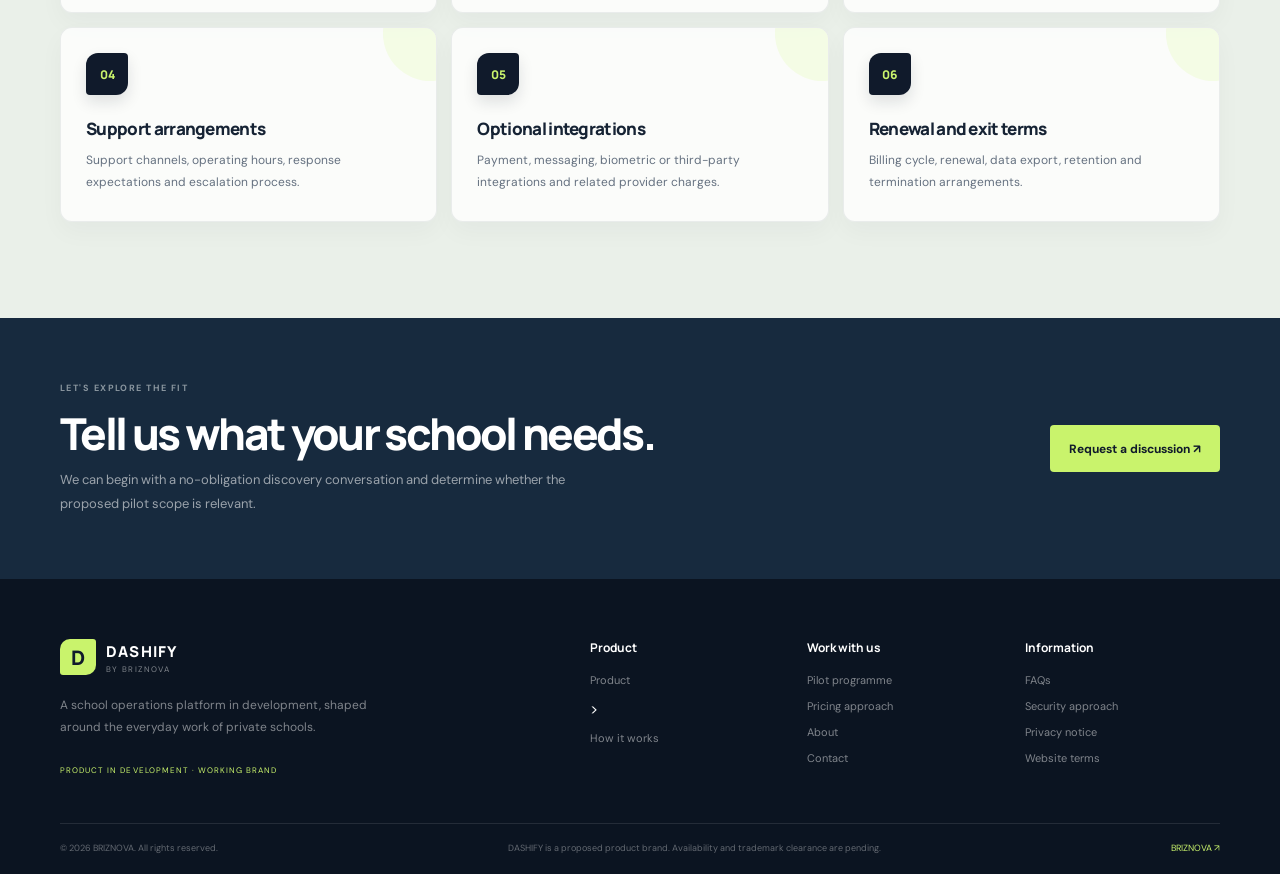
<file: pricing.html>
<!doctype html>
<html lang="en">
  <head>
    <meta charset="utf-8" />
    <meta name="viewport" content="width=device-width, initial-scale=1" />
    <meta name="theme-color" content="#101a2b" />
    <meta
      name="description"
      content="DASHIFY is in development. Learn how future pricing will be scoped transparently around school size, modules, integrations and support."
    />
    <meta property="og:type" content="website" />
    <meta property="og:title" content="Pricing approach | DASHIFY" />
    <meta
      property="og:description"
      content="DASHIFY is in development. Learn how future pricing will be scoped transparently around school size, modules, integrations and support."
    />
    <title>Pricing approach | DASHIFY by BRIZNOVA</title>
    <link rel="preconnect" href="https://fonts.googleapis.com" />
    <link rel="preconnect" href="https://fonts.gstatic.com" crossorigin />
    <link
      href="https://fonts.googleapis.com/css2?family=DM+Sans:wght@400;500;600;700&family=Manrope:wght@400;500;600;700;800&display=swap"
      rel="stylesheet"
    />
    <link rel="icon" type="image/svg+xml" href="assets/dashify-mark.svg" />
    <link rel="stylesheet" href="styles.css" />
  </head>
  <body>
    <a class="skip-link" href="#main">Skip to content</a>
    <header class="site-header">
      <div class="container nav-shell">
        <a class="brand" href="index.html"
          ><span class="brand-symbol">D</span
          ><span class="brand-copy"
            ><strong>DASHIFY</strong><small>BY BRIZNOVA</small></span
          ></a
        ><button
          class="menu-toggle"
          aria-expanded="false"
          aria-controls="primary-nav"
          aria-label="Open navigation"
        >
          <span></span><span></span>
        </button>
        <nav class="primary-nav" id="primary-nav" aria-label="Main navigation">
          <a href="platform.html">Product</a>
          <a href="implementation.html">How it works</a>
          <a href="pilot.html">Pilot</a>
          <a href="about.html">About</a>
          <a class="nav-cta" href="contact.html">Talk to us</a>
        </nav>
      </div>
    </header>
    <main id="main">
      <section class="page-hero">
        <div class="container page-hero-grid">
          <div>
            <div class="eyebrow"><i></i>PRICING APPROACH</div>
            <h1>Clear scope before<br /><em>commercial commitment.</em></h1>
            <p class="hero-lede">
              DASHIFY is in development, so public subscription prices have not
              been set. We intend to understand each school’s requirements and
              agree what is included before discussing commercial terms.
            </p>
            <div class="hero-actions">
              <a class="button button-lime" href="contact.html"
                >Discuss your requirements ↗</a
              ><a class="button button-quiet" href="pilot.html"
                >Explore pilot programme →</a
              >
            </div>
          </div>
          <div class="hero-aside hero-aside-art">
            <img
              src="assets/pricing.svg"
              alt="Illustrative pricing approach"
              loading="eager"
            /><span class="aside-caption"
              >Illustrative product concept · DASHIFY by BRIZNOVA</span
            >
          </div>
        </div>
      </section>
      <section class="section section-paper">
        <div class="container split-intro">
          <div>
            <div class="section-kicker">
              <b>01</b><span></span>WHY NO PRICE TABLE YET
            </div>
          </div>
          <div>
            <p class="overline">No surprise promises.</p>
            <h2>Price should follow<br /><em>a clear scope.</em></h2>
            <div class="intro-columns">
              <p class="lead-copy">
                School size, users, modules, data migration needs, support
                expectations and integrations can all affect the effort involved
                in an implementation.
              </p>
              <p class="muted-copy">
                Publishing a premature price would create the wrong expectation.
                We will validate workflows, define the pilot scope and confirm
                service responsibilities first. Any commercial proposal will be
                shared in writing for review.
              </p>
            </div>
          </div>
        </div>
      </section>
      <section class="section section-tint">
        <div class="container">
          <div class="section-head">
            <div class="section-kicker">
              <b>02</b><span></span>WHAT A FUTURE PROPOSAL MAY COVER
            </div>
            <div class="head-row">
              <h2>Understand what<br /><em>you are paying for.</em></h2>
              <p>
                When commercial plans are ready, proposals should make service
                boundaries and support clear.
              </p>
            </div>
          </div>
          <div class="card-grid three">
            <article class="info-card">
              <div class="card-icon">01</div>
              <h3>School and user scope</h3>
              <p>
                The school workspace, user roles, expected usage and any agreed
                multi-campus requirements.
              </p>
            </article>
            <article class="info-card">
              <div class="card-icon">02</div>
              <h3>Included modules</h3>
              <p>
                The exact modules, workflows and limits included in the agreed
                subscription or pilot.
              </p>
            </article>
            <article class="info-card">
              <div class="card-icon">03</div>
              <h3>Setup and migration</h3>
              <p>
                Any configuration, training, data preparation or migration
                activities, listed separately.
              </p>
            </article>
            <article class="info-card">
              <div class="card-icon">04</div>
              <h3>Support arrangements</h3>
              <p>
                Support channels, operating hours, response expectations and
                escalation process.
              </p>
            </article>
            <article class="info-card">
              <div class="card-icon">05</div>
              <h3>Optional integrations</h3>
              <p>
                Payment, messaging, biometric or third-party integrations and
                related provider charges.
              </p>
            </article>
            <article class="info-card">
              <div class="card-icon">06</div>
              <h3>Renewal and exit terms</h3>
              <p>
                Billing cycle, renewal, data export, retention and termination
                arrangements.
              </p>
            </article>
          </div>
        </div>
      </section>
      <section class="cta-band">
        <div class="container cta-inner">
          <div>
            <span class="eyebrow">LET'S EXPLORE THE FIT</span>
            <h2>Tell us what your school needs.</h2>
            <p>
              We can begin with a no-obligation discovery conversation and
              determine whether the proposed pilot scope is relevant.
            </p>
          </div>
          <a class="button button-lime" href="contact.html"
            >Request a discussion ↗</a
          >
        </div>
      </section>
    </main>
    <footer class="site-footer">
      <div class="container footer-main">
        <div class="footer-brand">
          <a class="brand" href="index.html"
            ><span class="brand-symbol">D</span
            ><span class="brand-copy"
              ><strong>DASHIFY</strong><small>BY BRIZNOVA</small></span
            ></a
          >
          <p>
            A school operations platform in development, shaped around the
            everyday work of private schools.
          </p>
          <span class="stage-note">PRODUCT IN DEVELOPMENT · WORKING BRAND</span>
        </div>
        <div class="footer-links">
          <div>
            <b>Product</b><a href="platform.html">Product</a>
            ><a href="implementation.html">How it works</a>
          </div>
          <div>
            <b>Work with us</b><a href="pilot.html">Pilot programme</a
            ><a href="pricing.html">Pricing approach</a
            ><a href="about.html">About</a><a href="contact.html">Contact</a>
          </div>
          <div>
            <b>Information</b><a href="faq.html">FAQs</a
            ><a href="security.html">Security approach</a
            ><a href="privacy.html">Privacy notice</a
            ><a href="terms.html">Website terms</a>
          </div>
        </div>
      </div>
      <div class="container footer-bottom">
        <span>© <span id="year"></span> BRIZNOVA. All rights reserved.</span
        ><span
          >DASHIFY is a proposed product brand. Availability and trademark
          clearance are pending.</span
        ><a href="https://briznova.com" target="_blank" rel="noopener"
          >BRIZNOVA ↗</a
        >
      </div>
    </footer>
    <script src="script.js" defer></script>
  </body>
</html>
</file>
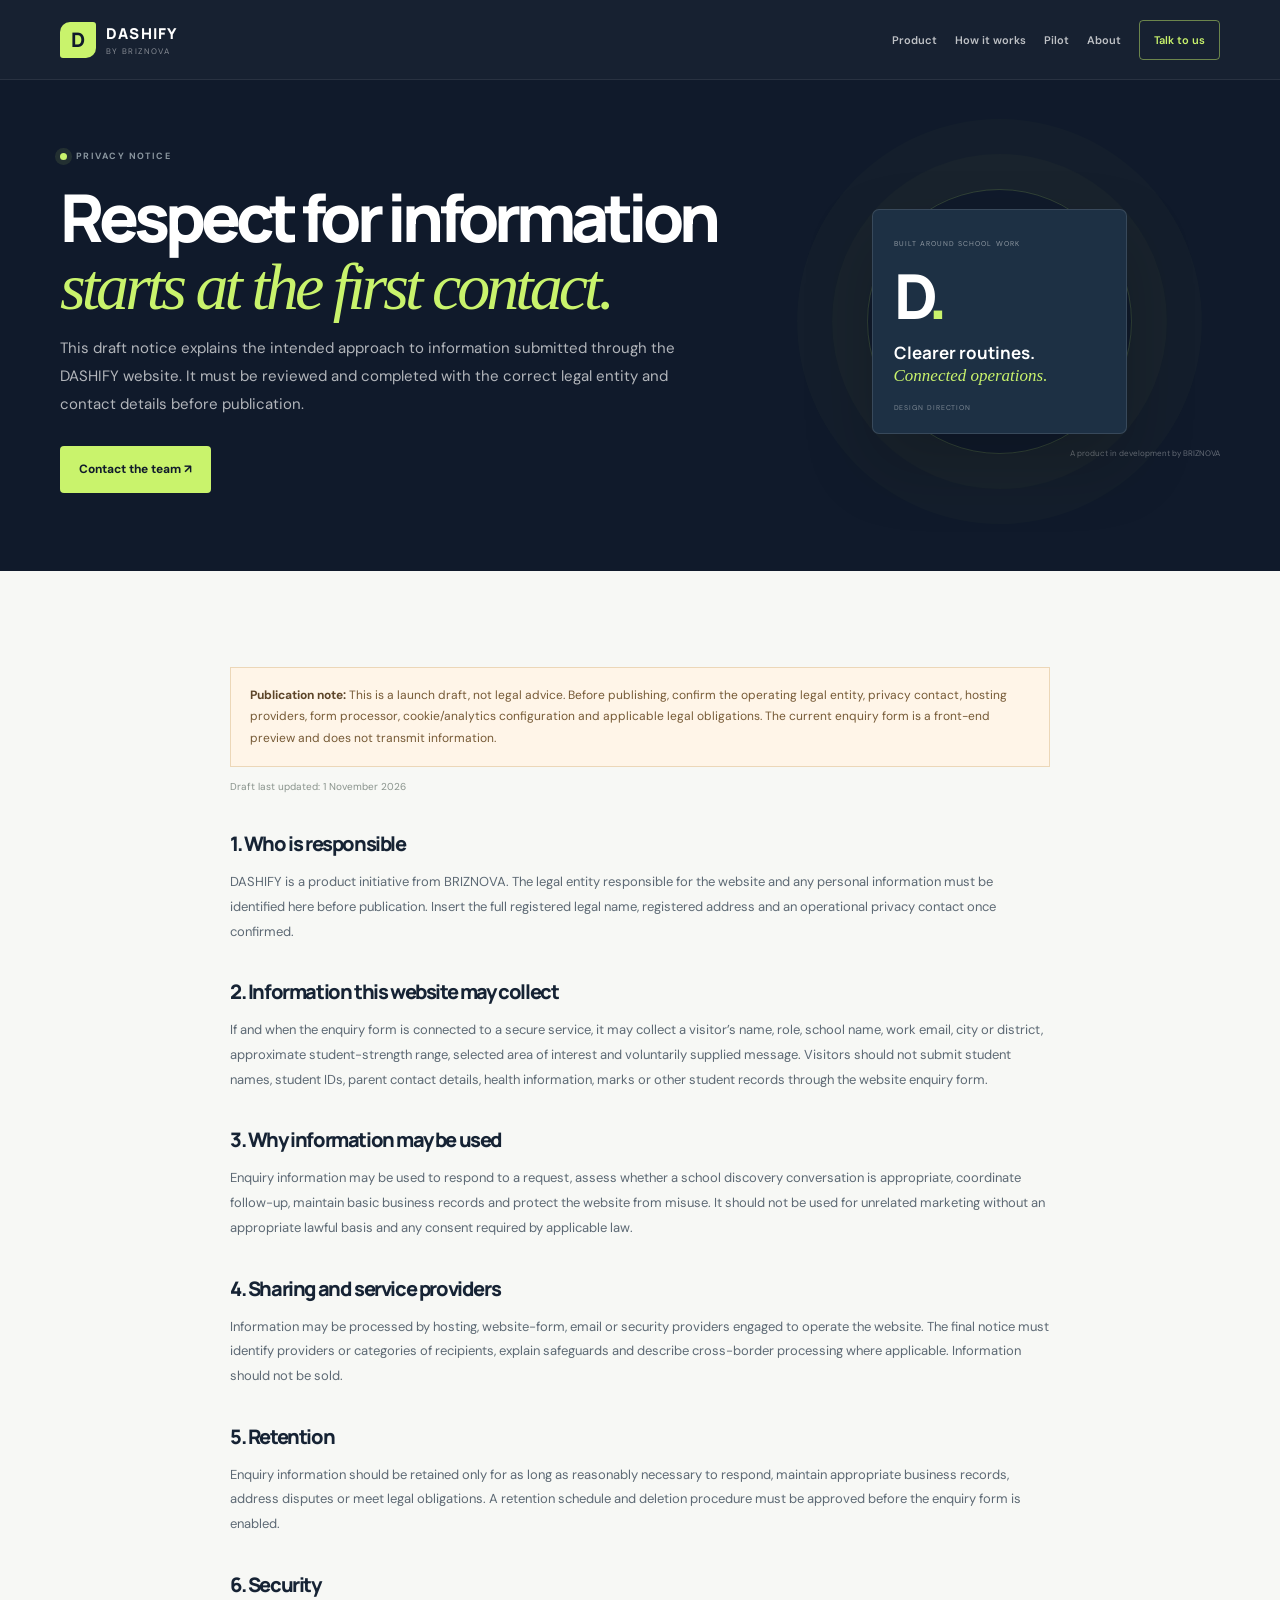
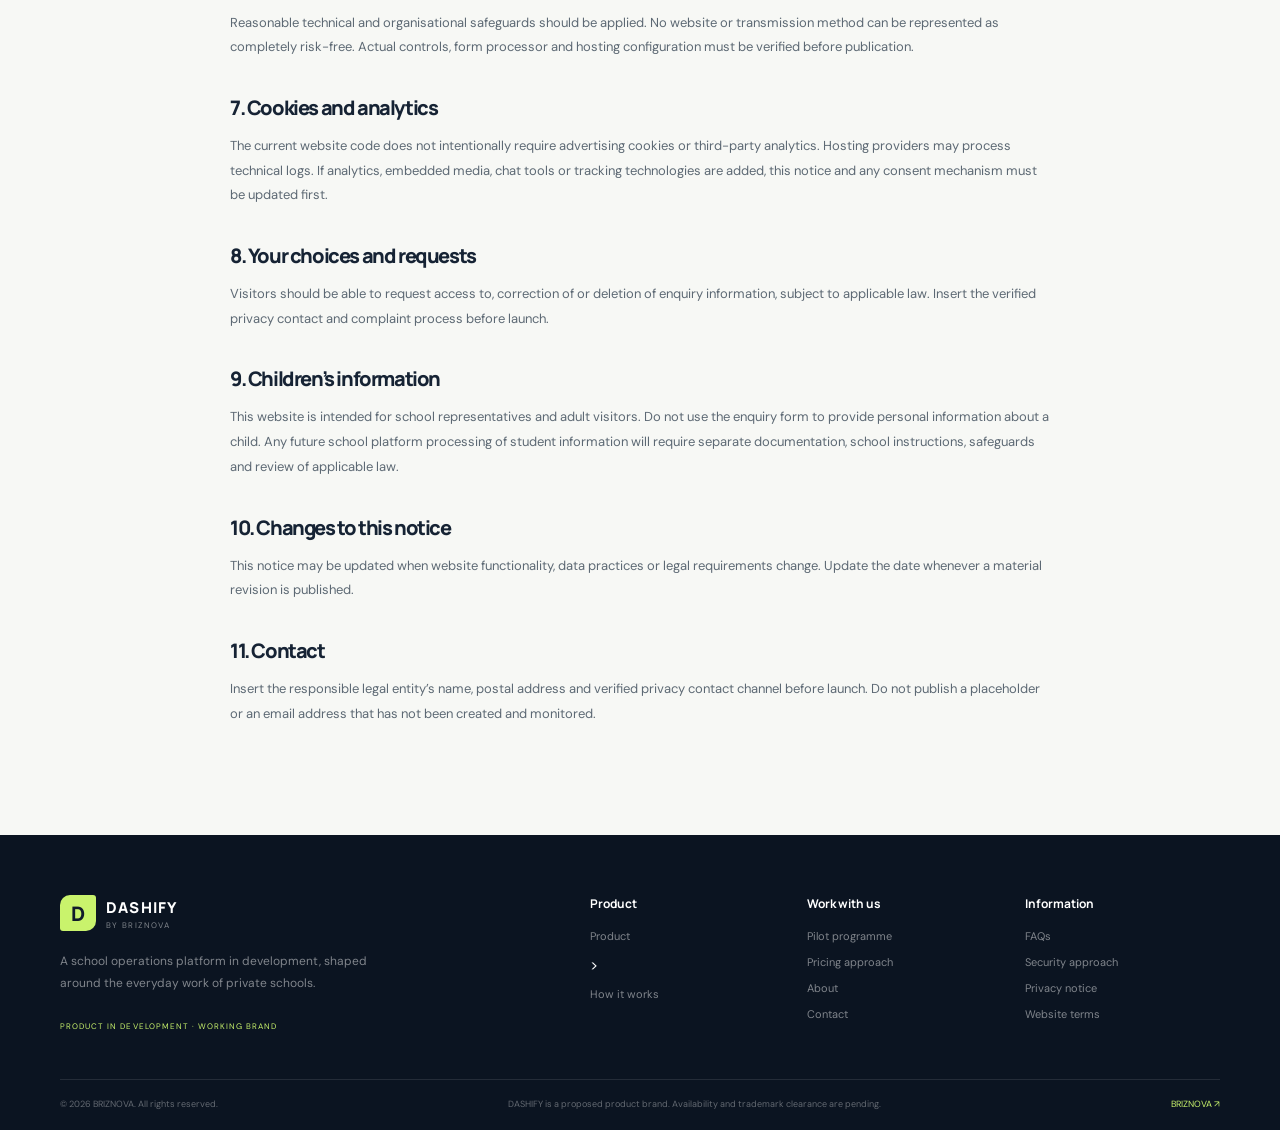
<file: privacy.html>
<!doctype html>
<html lang="en">
  <head>
    <meta charset="utf-8" />
    <meta name="viewport" content="width=device-width, initial-scale=1" />
    <meta name="theme-color" content="#101a2b" />
    <meta
      name="description"
      content="Draft privacy notice for the DASHIFY website. Complete and review before connecting the enquiry form or publishing."
    />
    <meta property="og:type" content="website" />
    <meta property="og:title" content="Privacy notice | DASHIFY" />
    <meta
      property="og:description"
      content="Draft privacy notice for the DASHIFY website. Complete and review before connecting the enquiry form or publishing."
    />
    <title>Privacy notice | DASHIFY by BRIZNOVA</title>
    <link rel="preconnect" href="https://fonts.googleapis.com" />
    <link rel="preconnect" href="https://fonts.gstatic.com" crossorigin />
    <link
      href="https://fonts.googleapis.com/css2?family=DM+Sans:wght@400;500;600;700&family=Manrope:wght@400;500;600;700;800&display=swap"
      rel="stylesheet"
    />
    <link rel="icon" type="image/svg+xml" href="assets/dashify-mark.svg" />
    <link rel="stylesheet" href="styles.css" />
  </head>
  <body>
    <a class="skip-link" href="#main">Skip to content</a>
    <header class="site-header">
      <div class="container nav-shell">
        <a class="brand" href="index.html"
          ><span class="brand-symbol">D</span
          ><span class="brand-copy"
            ><strong>DASHIFY</strong><small>BY BRIZNOVA</small></span
          ></a
        ><button
          class="menu-toggle"
          aria-expanded="false"
          aria-controls="primary-nav"
          aria-label="Open navigation"
        >
          <span></span><span></span>
        </button>
        <nav class="primary-nav" id="primary-nav" aria-label="Main navigation">
          <a href="platform.html">Product</a>
          <a href="implementation.html">How it works</a>
          <a href="pilot.html">Pilot</a>
          <a href="about.html">About</a>
          <a class="nav-cta" href="contact.html">Talk to us</a>
        </nav>
      </div>
    </header>
    <main id="main">
      <section class="page-hero">
        <div class="container page-hero-grid">
          <div>
            <div class="eyebrow"><i></i>PRIVACY NOTICE</div>
            <h1>
              Respect for information<br /><em>starts at the first contact.</em>
            </h1>
            <p class="hero-lede">
              This draft notice explains the intended approach to information
              submitted through the DASHIFY website. It must be reviewed and
              completed with the correct legal entity and contact details before
              publication.
            </p>
            <div class="hero-actions">
              <a class="button button-lime" href="contact.html"
                >Contact the team ↗</a
              >
            </div>
          </div>
          <div class="hero-aside">
            <div class="aside-orbit"></div>
            <div class="aside-card">
              <small>BUILT AROUND SCHOOL WORK</small>
              <div class="aside-symbol">D<span>.</span></div>
              <strong
                >Clearer routines.<br /><em>Connected operations.</em></strong
              >
              <div class="aside-rule">DESIGN DIRECTION</div>
            </div>
            <span class="aside-caption"
              >A product in development by BRIZNOVA</span
            >
          </div>
        </div>
      </section>
      <section class="section section-paper">
        <div class="container legal-copy">
          <div class="legal-alert">
            <strong>Publication note:</strong> This is a launch draft, not legal
            advice. Before publishing, confirm the operating legal entity,
            privacy contact, hosting providers, form processor, cookie/analytics
            configuration and applicable legal obligations. The current enquiry
            form is a front-end preview and does not transmit information.
          </div>
          <p class="legal-meta">Draft last updated: 1 November 2026</p>
          <h2>1. Who is responsible</h2>
          <p>
            DASHIFY is a product initiative from BRIZNOVA. The legal entity
            responsible for the website and any personal information must be
            identified here before publication. Insert the full registered legal
            name, registered address and an operational privacy contact once
            confirmed.
          </p>
          <h2>2. Information this website may collect</h2>
          <p>
            If and when the enquiry form is connected to a secure service, it
            may collect a visitor’s name, role, school name, work email, city or
            district, approximate student-strength range, selected area of
            interest and voluntarily supplied message. Visitors should not
            submit student names, student IDs, parent contact details, health
            information, marks or other student records through the website
            enquiry form.
          </p>
          <h2>3. Why information may be used</h2>
          <p>
            Enquiry information may be used to respond to a request, assess
            whether a school discovery conversation is appropriate, coordinate
            follow-up, maintain basic business records and protect the website
            from misuse. It should not be used for unrelated marketing without
            an appropriate lawful basis and any consent required by applicable
            law.
          </p>
          <h2>4. Sharing and service providers</h2>
          <p>
            Information may be processed by hosting, website-form, email or
            security providers engaged to operate the website. The final notice
            must identify providers or categories of recipients, explain
            safeguards and describe cross-border processing where applicable.
            Information should not be sold.
          </p>
          <h2>5. Retention</h2>
          <p>
            Enquiry information should be retained only for as long as
            reasonably necessary to respond, maintain appropriate business
            records, address disputes or meet legal obligations. A retention
            schedule and deletion procedure must be approved before the enquiry
            form is enabled.
          </p>
          <h2>6. Security</h2>
          <p>
            Reasonable technical and organisational safeguards should be
            applied. No website or transmission method can be represented as
            completely risk-free. Actual controls, form processor and hosting
            configuration must be verified before publication.
          </p>
          <h2>7. Cookies and analytics</h2>
          <p>
            The current website code does not intentionally require advertising
            cookies or third-party analytics. Hosting providers may process
            technical logs. If analytics, embedded media, chat tools or tracking
            technologies are added, this notice and any consent mechanism must
            be updated first.
          </p>
          <h2>8. Your choices and requests</h2>
          <p>
            Visitors should be able to request access to, correction of or
            deletion of enquiry information, subject to applicable law. Insert
            the verified privacy contact and complaint process before launch.
          </p>
          <h2>9. Children’s information</h2>
          <p>
            This website is intended for school representatives and adult
            visitors. Do not use the enquiry form to provide personal
            information about a child. Any future school platform processing of
            student information will require separate documentation, school
            instructions, safeguards and review of applicable law.
          </p>
          <h2>10. Changes to this notice</h2>
          <p>
            This notice may be updated when website functionality, data
            practices or legal requirements change. Update the date whenever a
            material revision is published.
          </p>
          <h2>11. Contact</h2>
          <p>
            Insert the responsible legal entity’s name, postal address and
            verified privacy contact channel before launch. Do not publish a
            placeholder or an email address that has not been created and
            monitored.
          </p>
        </div>
      </section>
    </main>
    <footer class="site-footer">
      <div class="container footer-main">
        <div class="footer-brand">
          <a class="brand" href="index.html"
            ><span class="brand-symbol">D</span
            ><span class="brand-copy"
              ><strong>DASHIFY</strong><small>BY BRIZNOVA</small></span
            ></a
          >
          <p>
            A school operations platform in development, shaped around the
            everyday work of private schools.
          </p>
          <span class="stage-note">PRODUCT IN DEVELOPMENT · WORKING BRAND</span>
        </div>
        <div class="footer-links">
          <div>
            <b>Product</b><a href="platform.html">Product</a>
            ><a href="implementation.html">How it works</a>
          </div>
          <div>
            <b>Work with us</b><a href="pilot.html">Pilot programme</a
            ><a href="pricing.html">Pricing approach</a
            ><a href="about.html">About</a><a href="contact.html">Contact</a>
          </div>
          <div>
            <b>Information</b><a href="faq.html">FAQs</a
            ><a href="security.html">Security approach</a
            ><a href="privacy.html">Privacy notice</a
            ><a href="terms.html">Website terms</a>
          </div>
        </div>
      </div>
      <div class="container footer-bottom">
        <span>© <span id="year"></span> BRIZNOVA. All rights reserved.</span
        ><span
          >DASHIFY is a proposed product brand. Availability and trademark
          clearance are pending.</span
        ><a href="https://briznova.com" target="_blank" rel="noopener"
          >BRIZNOVA ↗</a
        >
      </div>
    </footer>
    <script src="script.js" defer></script>
  </body>
</html>
</file>
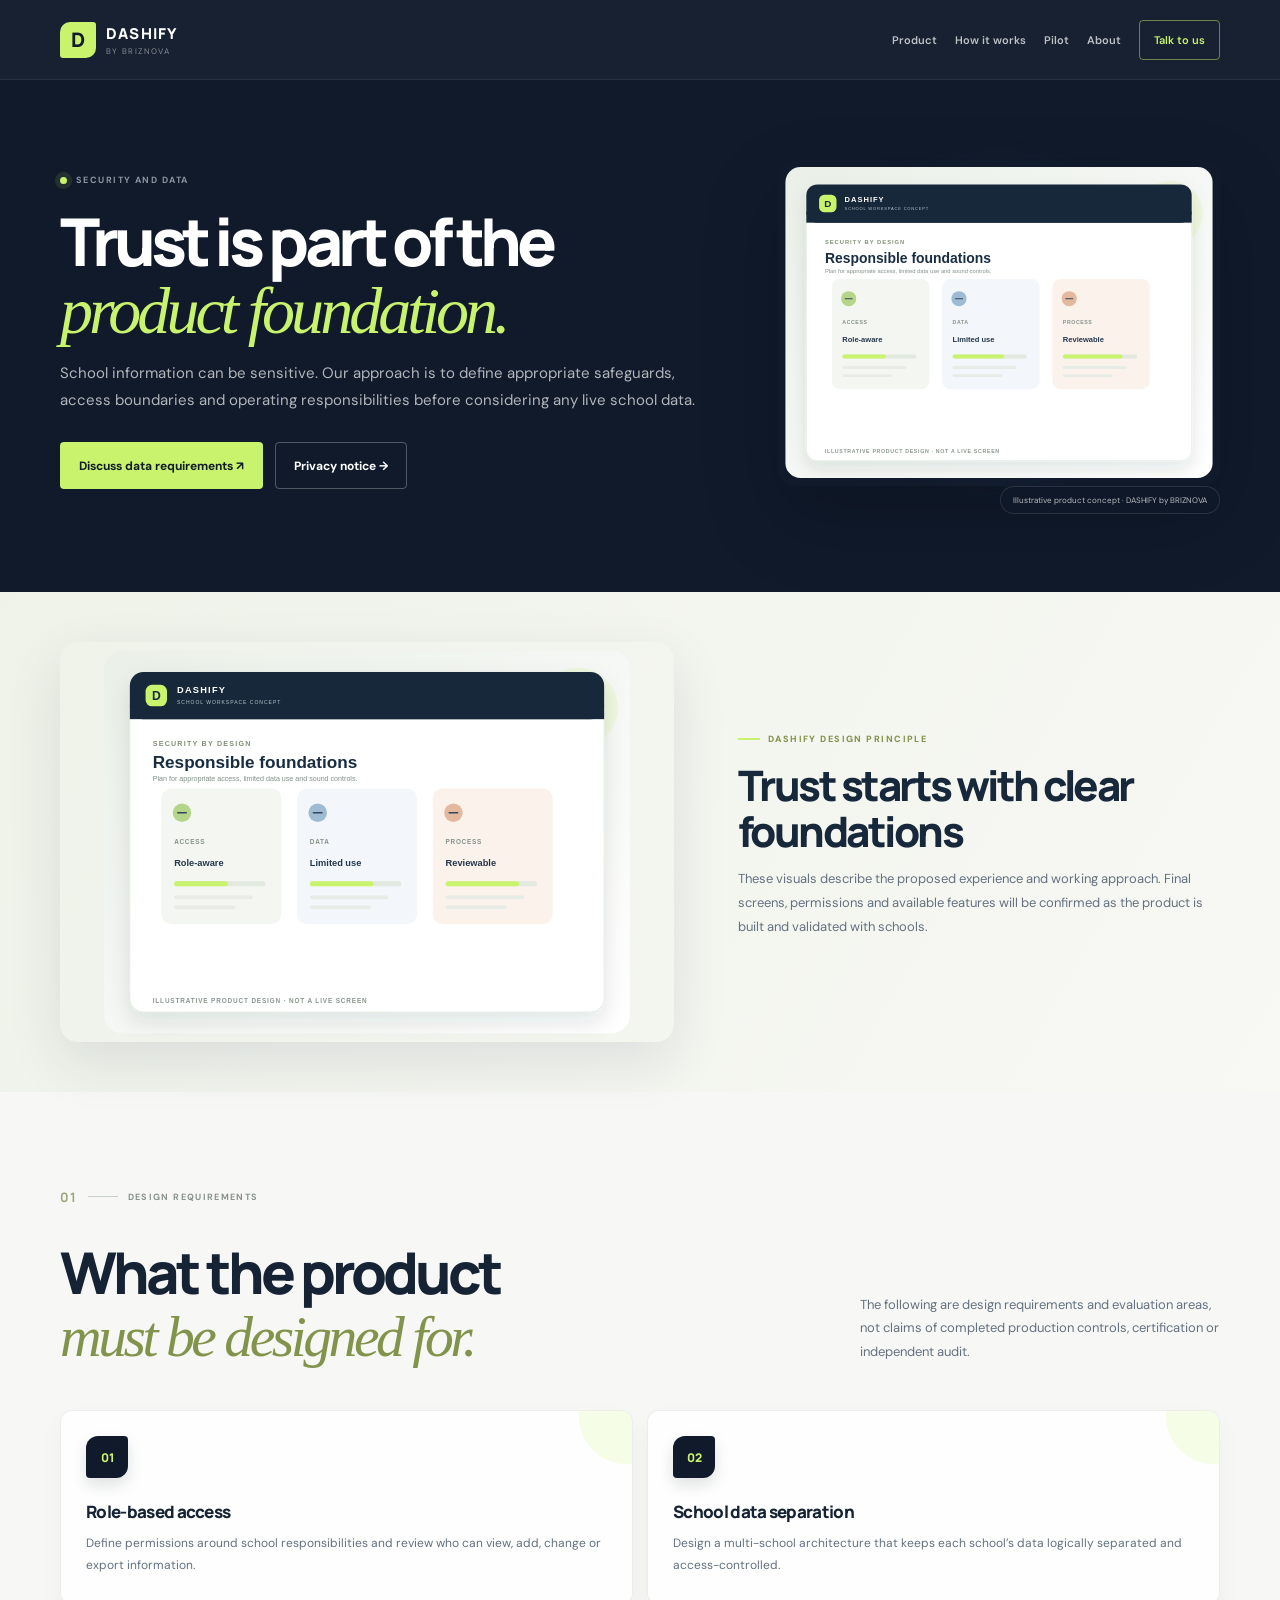
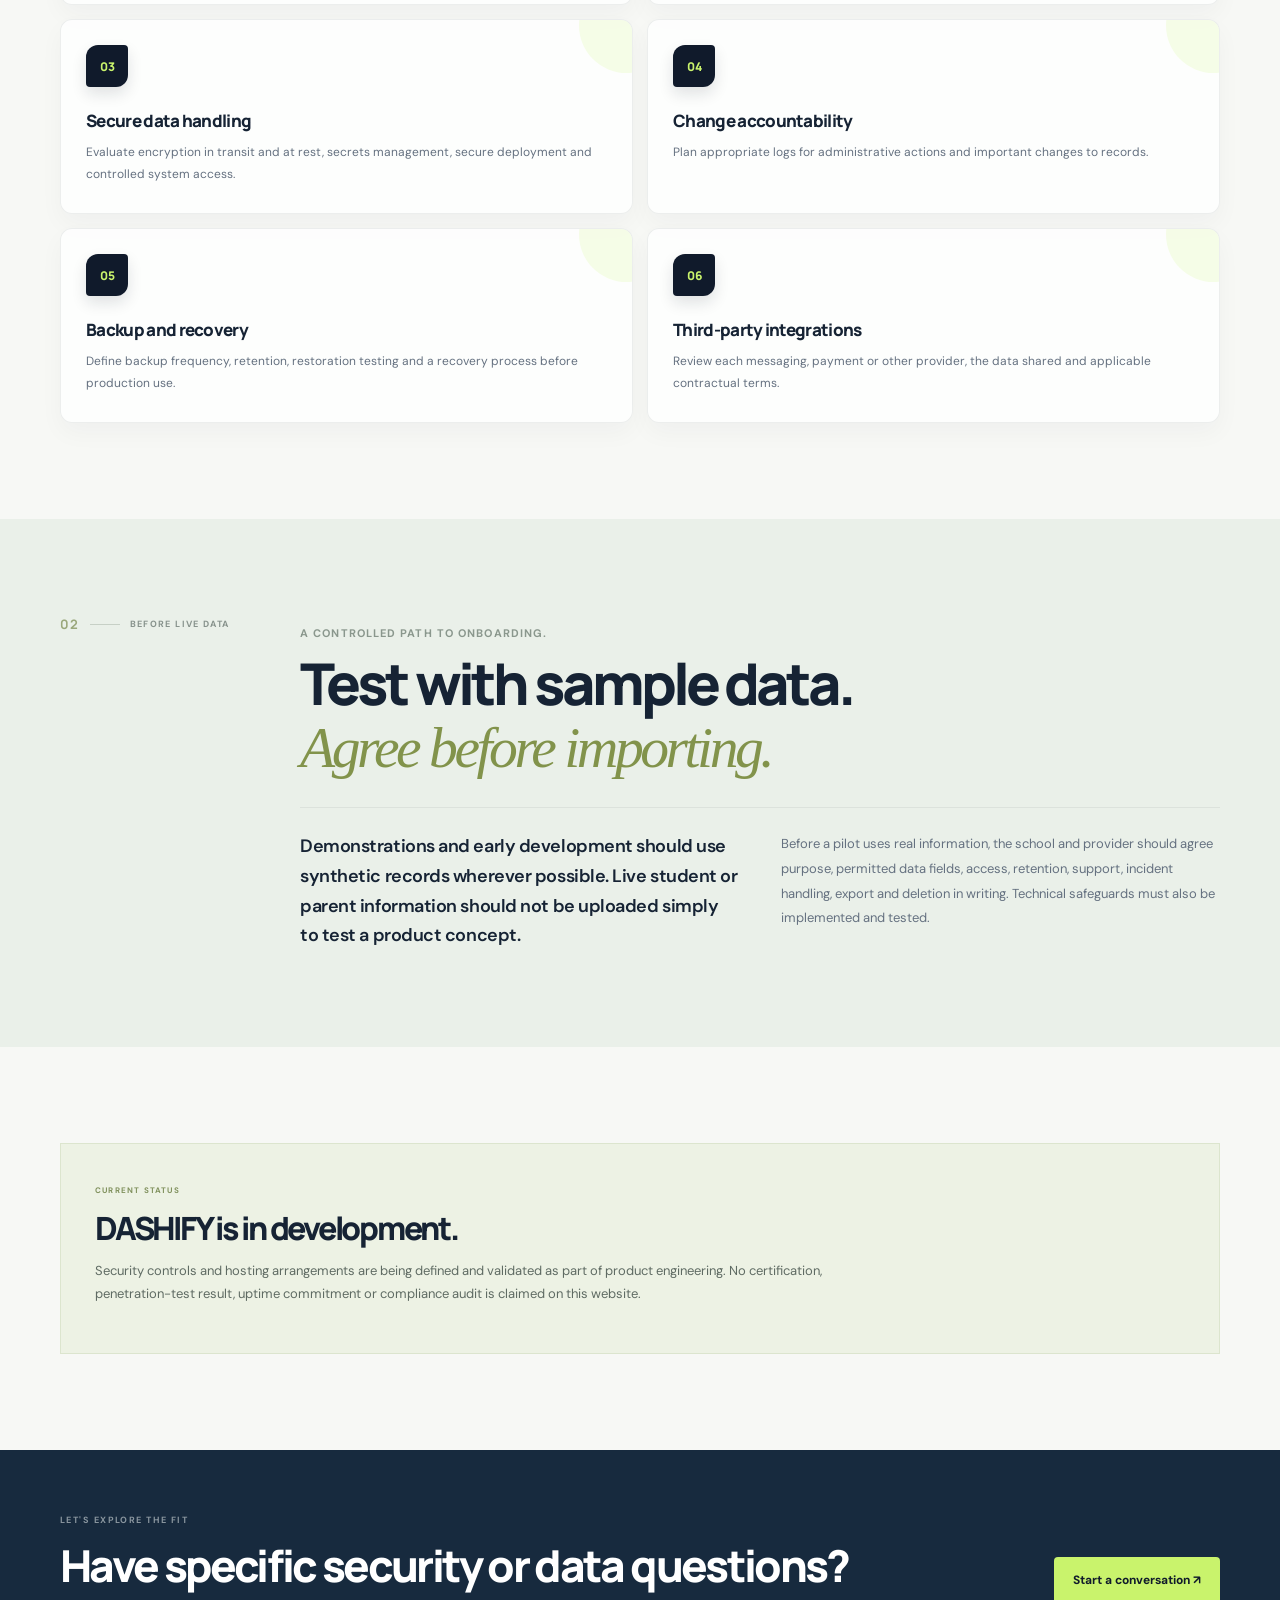
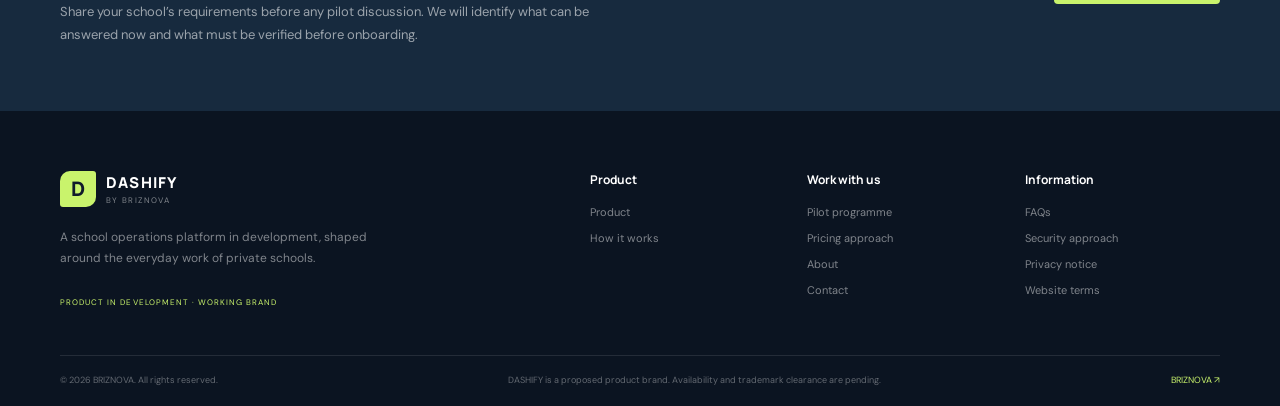
<file: security.html>
<!doctype html><html lang='en'><head><meta charset='utf-8'><meta name='viewport' content='width=device-width, initial-scale=1'><meta name='theme-color' content='#101a2b'><meta name='description' content='Understand the security and data-protection design requirements guiding DASHIFY’s development.'><meta property='og:type' content='website'><meta property='og:title' content='Security and data approach | DASHIFY'><meta property='og:description' content='Understand the security and data-protection design requirements guiding DASHIFY’s development.'><title>Security and data approach | DASHIFY by BRIZNOVA</title><link rel='preconnect' href='https://fonts.googleapis.com'><link rel='preconnect' href='https://fonts.gstatic.com' crossorigin><link href='https://fonts.googleapis.com/css2?family=DM+Sans:wght@400;500;600;700&family=Manrope:wght@400;500;600;700;800&display=swap' rel='stylesheet'><link rel='icon' type='image/svg+xml' href='assets/dashify-mark.svg'><link rel='stylesheet' href='styles.css'></head><body><a class='skip-link' href='#main'>Skip to content</a><header class='site-header'><div class='container nav-shell'><a class='brand' href='index.html'><span class='brand-symbol'>D</span><span class='brand-copy'><strong>DASHIFY</strong><small>BY BRIZNOVA</small></span></a><button class='menu-toggle' aria-expanded='false' aria-controls='primary-nav' aria-label='Open navigation'><span></span><span></span></button><nav class='primary-nav' id='primary-nav' aria-label='Main navigation'>
          <a href="platform.html">Product</a>
          <a href="implementation.html">How it works</a>
          <a href="pilot.html">Pilot</a>
          <a href="about.html">About</a>
          <a class="nav-cta" href="contact.html">Talk to us</a>
        </nav></div></header><main id='main'><section class='page-hero'><div class='container page-hero-grid'><div><div class='eyebrow'><i></i>SECURITY AND DATA</div><h1>Trust is part of the<br><em>product foundation.</em></h1><p class='hero-lede'>School information can be sensitive. Our approach is to define appropriate safeguards, access boundaries and operating responsibilities before considering any live school data.</p><div class='hero-actions'><a class='button button-lime' href='contact.html'>Discuss data requirements ↗</a><a class='button button-quiet' href='privacy.html'>Privacy notice →</a></div></div><div class='hero-aside hero-aside-art'><img src='assets/security.svg' alt='Security principles illustration' loading='eager'><span class='aside-caption'>Illustrative product concept · DASHIFY by BRIZNOVA</span></div></div></section>
<section class='visual-band'><div class='container visual-band-grid'><div class='visual-band-art'><img src='assets/security.svg' alt='Illustration of access, data use and security principles' loading='lazy'></div><div class='visual-band-copy'><span class='showcase-label'>DASHIFY DESIGN PRINCIPLE</span><h2>Trust starts with clear foundations</h2><p>These visuals describe the proposed experience and working approach. Final screens, permissions and available features will be confirmed as the product is built and validated with schools.</p></div></div></section><section class='section section-paper'><div class='container'><div class='section-head'><div class='section-kicker'><b>01</b><span></span>DESIGN REQUIREMENTS</div><div class='head-row'><h2>What the product<br><em>must be designed for.</em></h2><p>The following are design requirements and evaluation areas, not claims of completed production controls, certification or independent audit.</p></div></div><div class='card-grid two'><article class='info-card'><div class='card-icon'>01</div><h3>Role-based access</h3><p>Define permissions around school responsibilities and review who can view, add, change or export information.</p></article><article class='info-card'><div class='card-icon'>02</div><h3>School data separation</h3><p>Design a multi-school architecture that keeps each school’s data logically separated and access-controlled.</p></article><article class='info-card'><div class='card-icon'>03</div><h3>Secure data handling</h3><p>Evaluate encryption in transit and at rest, secrets management, secure deployment and controlled system access.</p></article><article class='info-card'><div class='card-icon'>04</div><h3>Change accountability</h3><p>Plan appropriate logs for administrative actions and important changes to records.</p></article><article class='info-card'><div class='card-icon'>05</div><h3>Backup and recovery</h3><p>Define backup frequency, retention, restoration testing and a recovery process before production use.</p></article><article class='info-card'><div class='card-icon'>06</div><h3>Third-party integrations</h3><p>Review each messaging, payment or other provider, the data shared and applicable contractual terms.</p></article></div></div></section>
<section class='section section-tint'><div class='container split-intro'><div><div class='section-kicker'><b>02</b><span></span>BEFORE LIVE DATA</div></div><div><p class='overline'>A controlled path to onboarding.</p><h2>Test with sample data.<br><em>Agree before importing.</em></h2><div class='intro-columns'><p class='lead-copy'>Demonstrations and early development should use synthetic records wherever possible. Live student or parent information should not be uploaded simply to test a product concept.</p><p class='muted-copy'>Before a pilot uses real information, the school and provider should agree purpose, permitted data fields, access, retention, support, incident handling, export and deletion in writing. Technical safeguards must also be implemented and tested.</p></div></div></div></section>
<section class='section section-paper'><div class='container note-panel'><span class='note-label'>CURRENT STATUS</span><h2>DASHIFY is in development.</h2><p>Security controls and hosting arrangements are being defined and validated as part of product engineering. No certification, penetration-test result, uptime commitment or compliance audit is claimed on this website.</p></div></section>
<section class='cta-band'><div class='container cta-inner'><div><span class='eyebrow'>LET'S EXPLORE THE FIT</span><h2>Have specific security or data questions?</h2><p>Share your school’s requirements before any pilot discussion. We will identify what can be answered now and what must be verified before onboarding.</p></div><a class='button button-lime' href='contact.html'>Start a conversation ↗</a></div></section></main><footer class='site-footer'><div class='container footer-main'><div class='footer-brand'><a class='brand' href='index.html'><span class='brand-symbol'>D</span><span class='brand-copy'><strong>DASHIFY</strong><small>BY BRIZNOVA</small></span></a><p>A school operations platform in development, shaped around the everyday work of private schools.</p><span class='stage-note'>PRODUCT IN DEVELOPMENT · WORKING BRAND</span></div><div class='footer-links'><div><b>Product</b><a href="platform.html">Product</a><a href="implementation.html">How it works</a></div><div><b>Work with us</b><a href='pilot.html'>Pilot programme</a><a href='pricing.html'>Pricing approach</a><a href='about.html'>About</a><a href='contact.html'>Contact</a></div><div><b>Information</b><a href='faq.html'>FAQs</a><a href='security.html'>Security approach</a><a href='privacy.html'>Privacy notice</a><a href='terms.html'>Website terms</a></div></div></div><div class='container footer-bottom'><span>© <span id='year'></span> BRIZNOVA. All rights reserved.</span><span>DASHIFY is a proposed product brand. Availability and trademark clearance are pending.</span><a href='https://briznova.com' target='_blank' rel='noopener'>BRIZNOVA ↗</a></div></footer><script src='script.js' defer></script></body></html>
</file>
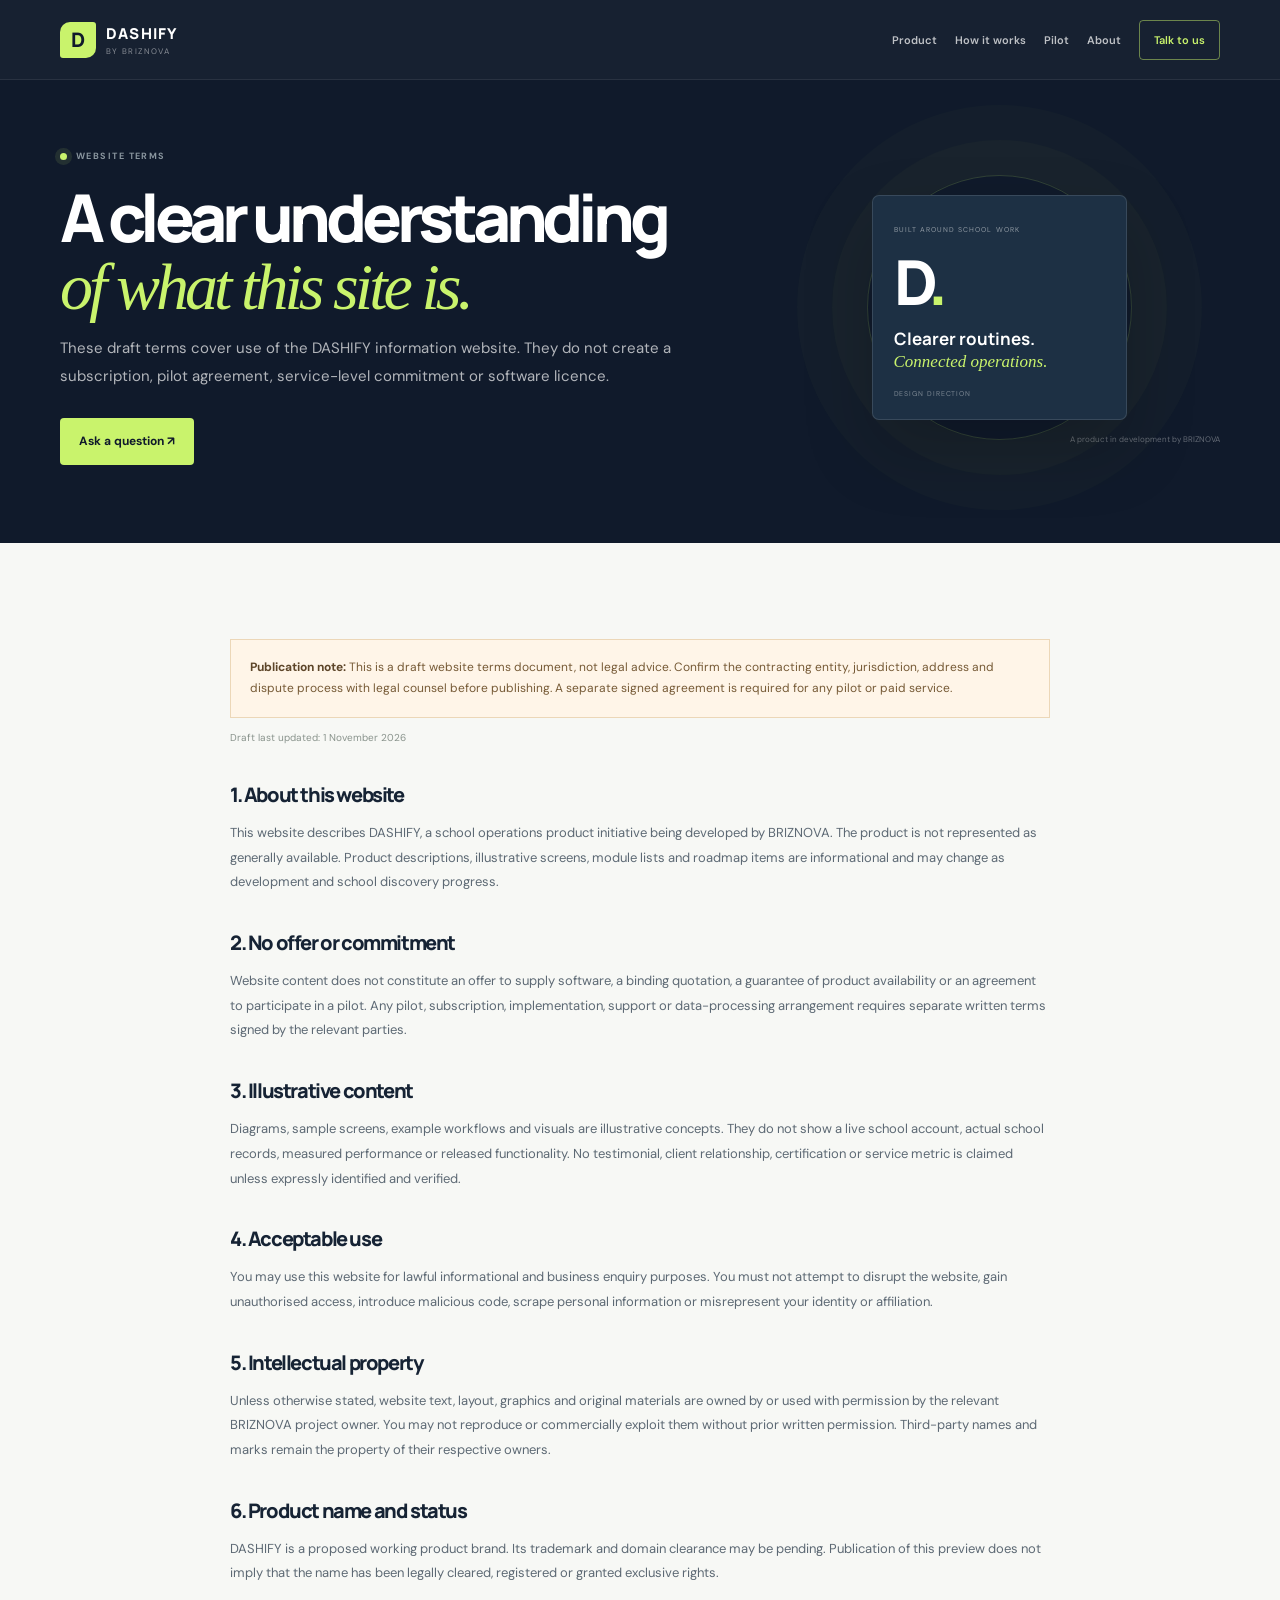
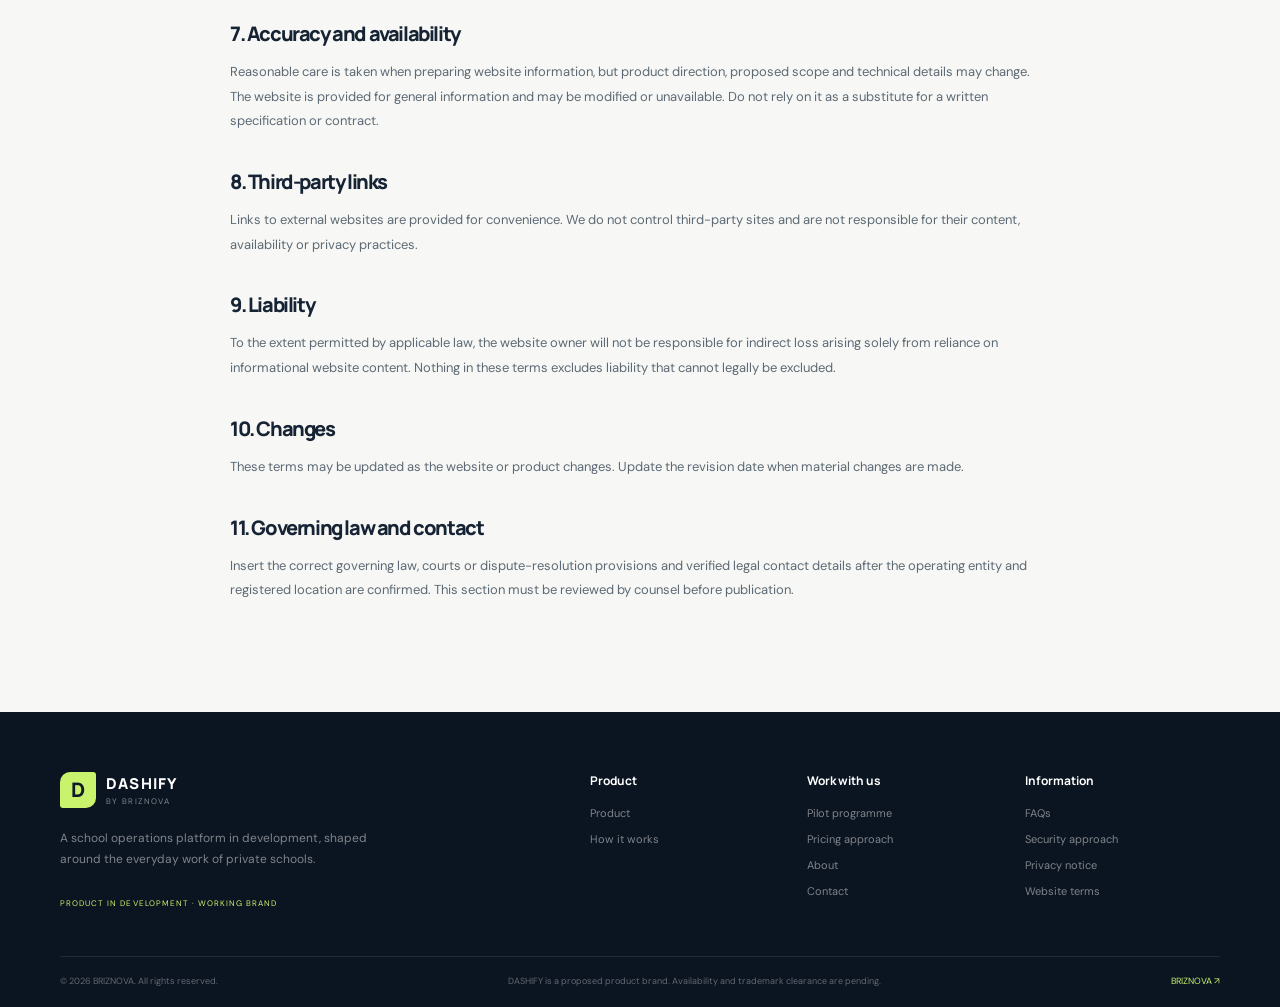
<file: terms.html>
<!doctype html><html lang='en'><head><meta charset='utf-8'><meta name='viewport' content='width=device-width, initial-scale=1'><meta name='theme-color' content='#101a2b'><meta name='description' content='Draft terms for use of the DASHIFY website. Separate agreements will govern pilots, subscriptions and software services.'><meta property='og:type' content='website'><meta property='og:title' content='Website terms | DASHIFY'><meta property='og:description' content='Draft terms for use of the DASHIFY website. Separate agreements will govern pilots, subscriptions and software services.'><title>Website terms | DASHIFY by BRIZNOVA</title><link rel='preconnect' href='https://fonts.googleapis.com'><link rel='preconnect' href='https://fonts.gstatic.com' crossorigin><link href='https://fonts.googleapis.com/css2?family=DM+Sans:wght@400;500;600;700&family=Manrope:wght@400;500;600;700;800&display=swap' rel='stylesheet'><link rel='icon' type='image/svg+xml' href='assets/dashify-mark.svg'><link rel='stylesheet' href='styles.css'></head><body><a class='skip-link' href='#main'>Skip to content</a><header class='site-header'><div class='container nav-shell'><a class='brand' href='index.html'><span class='brand-symbol'>D</span><span class='brand-copy'><strong>DASHIFY</strong><small>BY BRIZNOVA</small></span></a><button class='menu-toggle' aria-expanded='false' aria-controls='primary-nav' aria-label='Open navigation'><span></span><span></span></button><nav class='primary-nav' id='primary-nav' aria-label='Main navigation'>
          <a href="platform.html">Product</a>
          <a href="implementation.html">How it works</a>
          <a href="pilot.html">Pilot</a>
          <a href="about.html">About</a>
          <a class="nav-cta" href="contact.html">Talk to us</a>
        </nav></div></header><main id='main'><section class='page-hero'><div class='container page-hero-grid'><div><div class='eyebrow'><i></i>WEBSITE TERMS</div><h1>A clear understanding<br><em>of what this site is.</em></h1><p class='hero-lede'>These draft terms cover use of the DASHIFY information website. They do not create a subscription, pilot agreement, service-level commitment or software licence.</p><div class='hero-actions'><a class='button button-lime' href='contact.html'>Ask a question ↗</a></div></div><div class='hero-aside'><div class='aside-orbit'></div><div class='aside-card'><small>BUILT AROUND SCHOOL WORK</small><div class='aside-symbol'>D<span>.</span></div><strong>Clearer routines.<br><em>Connected operations.</em></strong><div class='aside-rule'>DESIGN DIRECTION</div></div><span class='aside-caption'>A product in development by BRIZNOVA</span></div></div></section>
<section class='section section-paper'><div class='container legal-copy'><div class='legal-alert'><strong>Publication note:</strong> This is a draft website terms document, not legal advice. Confirm the contracting entity, jurisdiction, address and dispute process with legal counsel before publishing. A separate signed agreement is required for any pilot or paid service.</div><p class='legal-meta'>Draft last updated: 1 November 2026</p><h2>1. About this website</h2><p>This website describes DASHIFY, a school operations product initiative being developed by BRIZNOVA. The product is not represented as generally available. Product descriptions, illustrative screens, module lists and roadmap items are informational and may change as development and school discovery progress.</p><h2>2. No offer or commitment</h2><p>Website content does not constitute an offer to supply software, a binding quotation, a guarantee of product availability or an agreement to participate in a pilot. Any pilot, subscription, implementation, support or data-processing arrangement requires separate written terms signed by the relevant parties.</p><h2>3. Illustrative content</h2><p>Diagrams, sample screens, example workflows and visuals are illustrative concepts. They do not show a live school account, actual school records, measured performance or released functionality. No testimonial, client relationship, certification or service metric is claimed unless expressly identified and verified.</p><h2>4. Acceptable use</h2><p>You may use this website for lawful informational and business enquiry purposes. You must not attempt to disrupt the website, gain unauthorised access, introduce malicious code, scrape personal information or misrepresent your identity or affiliation.</p><h2>5. Intellectual property</h2><p>Unless otherwise stated, website text, layout, graphics and original materials are owned by or used with permission by the relevant BRIZNOVA project owner. You may not reproduce or commercially exploit them without prior written permission. Third-party names and marks remain the property of their respective owners.</p><h2>6. Product name and status</h2><p>DASHIFY is a proposed working product brand. Its trademark and domain clearance may be pending. Publication of this preview does not imply that the name has been legally cleared, registered or granted exclusive rights.</p><h2>7. Accuracy and availability</h2><p>Reasonable care is taken when preparing website information, but product direction, proposed scope and technical details may change. The website is provided for general information and may be modified or unavailable. Do not rely on it as a substitute for a written specification or contract.</p><h2>8. Third-party links</h2><p>Links to external websites are provided for convenience. We do not control third-party sites and are not responsible for their content, availability or privacy practices.</p><h2>9. Liability</h2><p>To the extent permitted by applicable law, the website owner will not be responsible for indirect loss arising solely from reliance on informational website content. Nothing in these terms excludes liability that cannot legally be excluded.</p><h2>10. Changes</h2><p>These terms may be updated as the website or product changes. Update the revision date when material changes are made.</p><h2>11. Governing law and contact</h2><p>Insert the correct governing law, courts or dispute-resolution provisions and verified legal contact details after the operating entity and registered location are confirmed. This section must be reviewed by counsel before publication.</p></div></section>
</main><footer class='site-footer'><div class='container footer-main'><div class='footer-brand'><a class='brand' href='index.html'><span class='brand-symbol'>D</span><span class='brand-copy'><strong>DASHIFY</strong><small>BY BRIZNOVA</small></span></a><p>A school operations platform in development, shaped around the everyday work of private schools.</p><span class='stage-note'>PRODUCT IN DEVELOPMENT · WORKING BRAND</span></div><div class='footer-links'><div><b>Product</b><a href="platform.html">Product</a><a href="implementation.html">How it works</a></div><div><b>Work with us</b><a href='pilot.html'>Pilot programme</a><a href='pricing.html'>Pricing approach</a><a href='about.html'>About</a><a href='contact.html'>Contact</a></div><div><b>Information</b><a href='faq.html'>FAQs</a><a href='security.html'>Security approach</a><a href='privacy.html'>Privacy notice</a><a href='terms.html'>Website terms</a></div></div></div><div class='container footer-bottom'><span>© <span id='year'></span> BRIZNOVA. All rights reserved.</span><span>DASHIFY is a proposed product brand. Availability and trademark clearance are pending.</span><a href='https://briznova.com' target='_blank' rel='noopener'>BRIZNOVA ↗</a></div></footer><script src='script.js' defer></script></body></html>
</file>
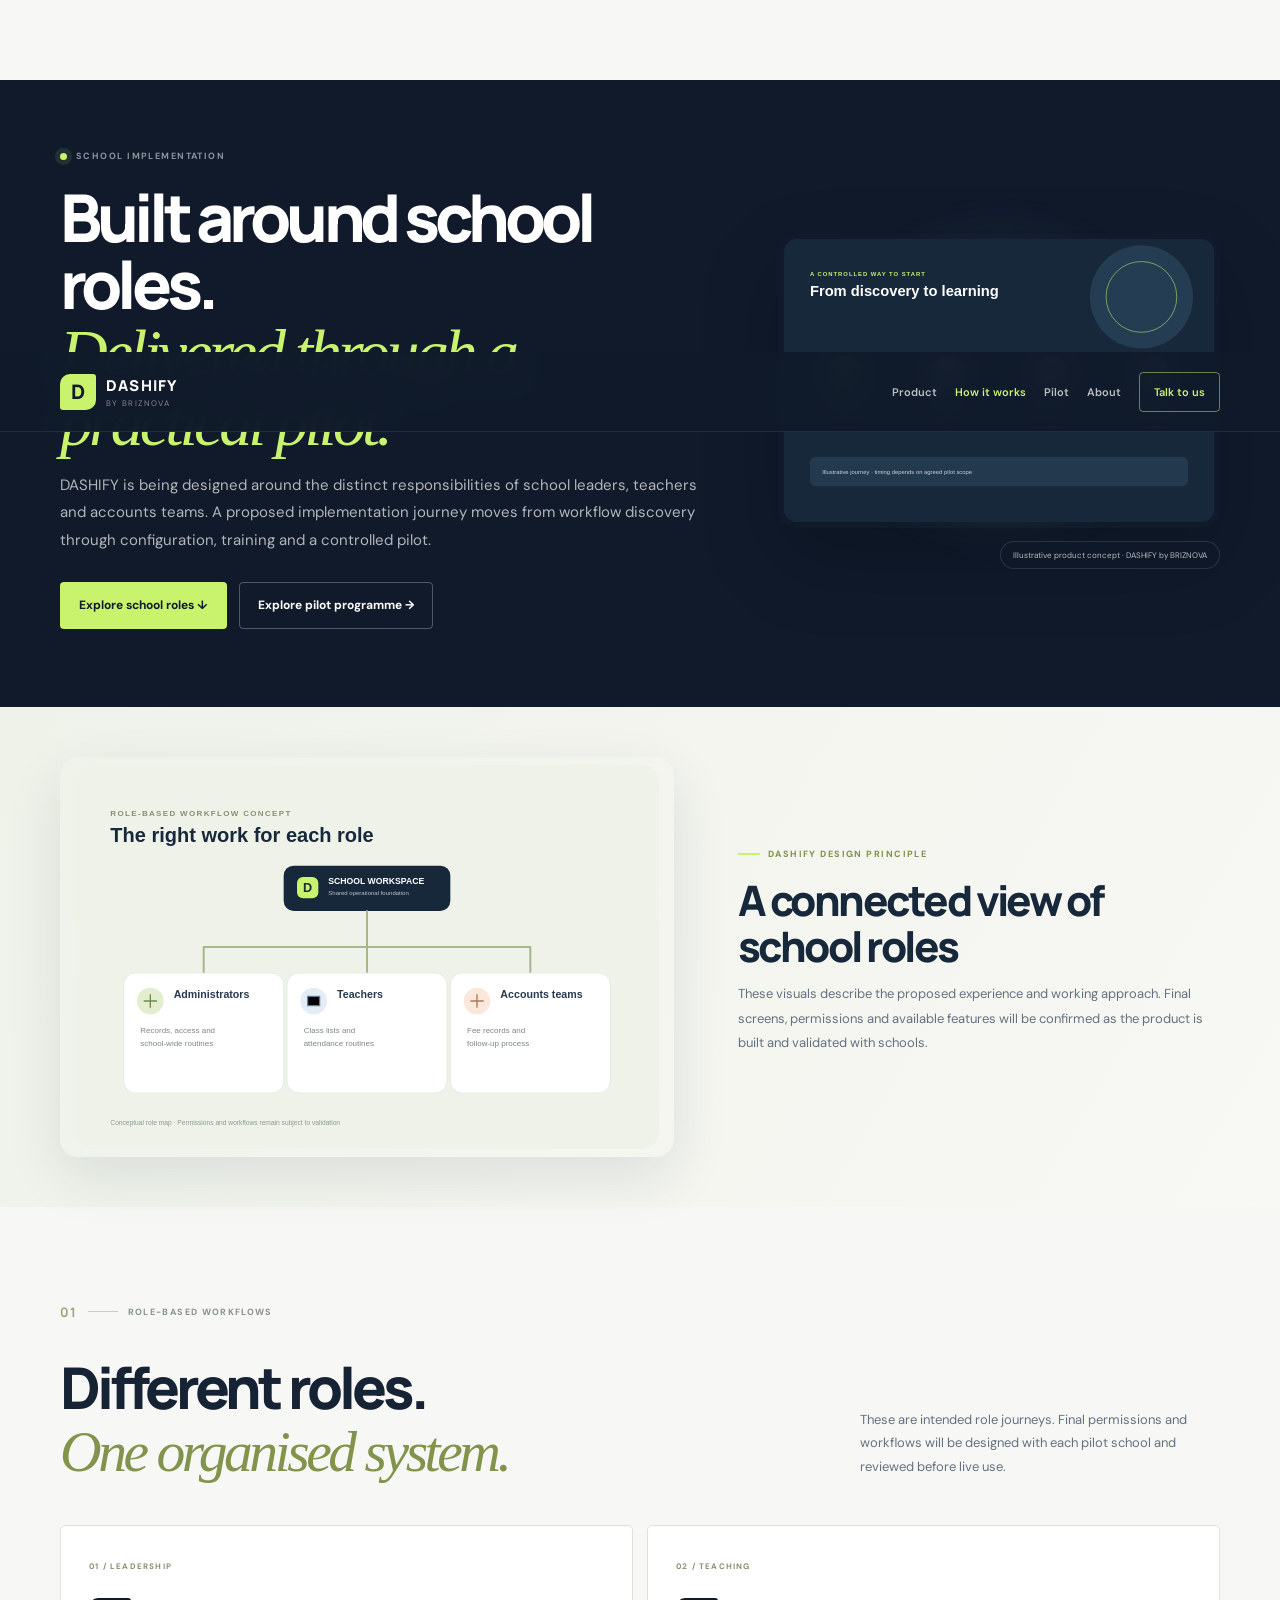
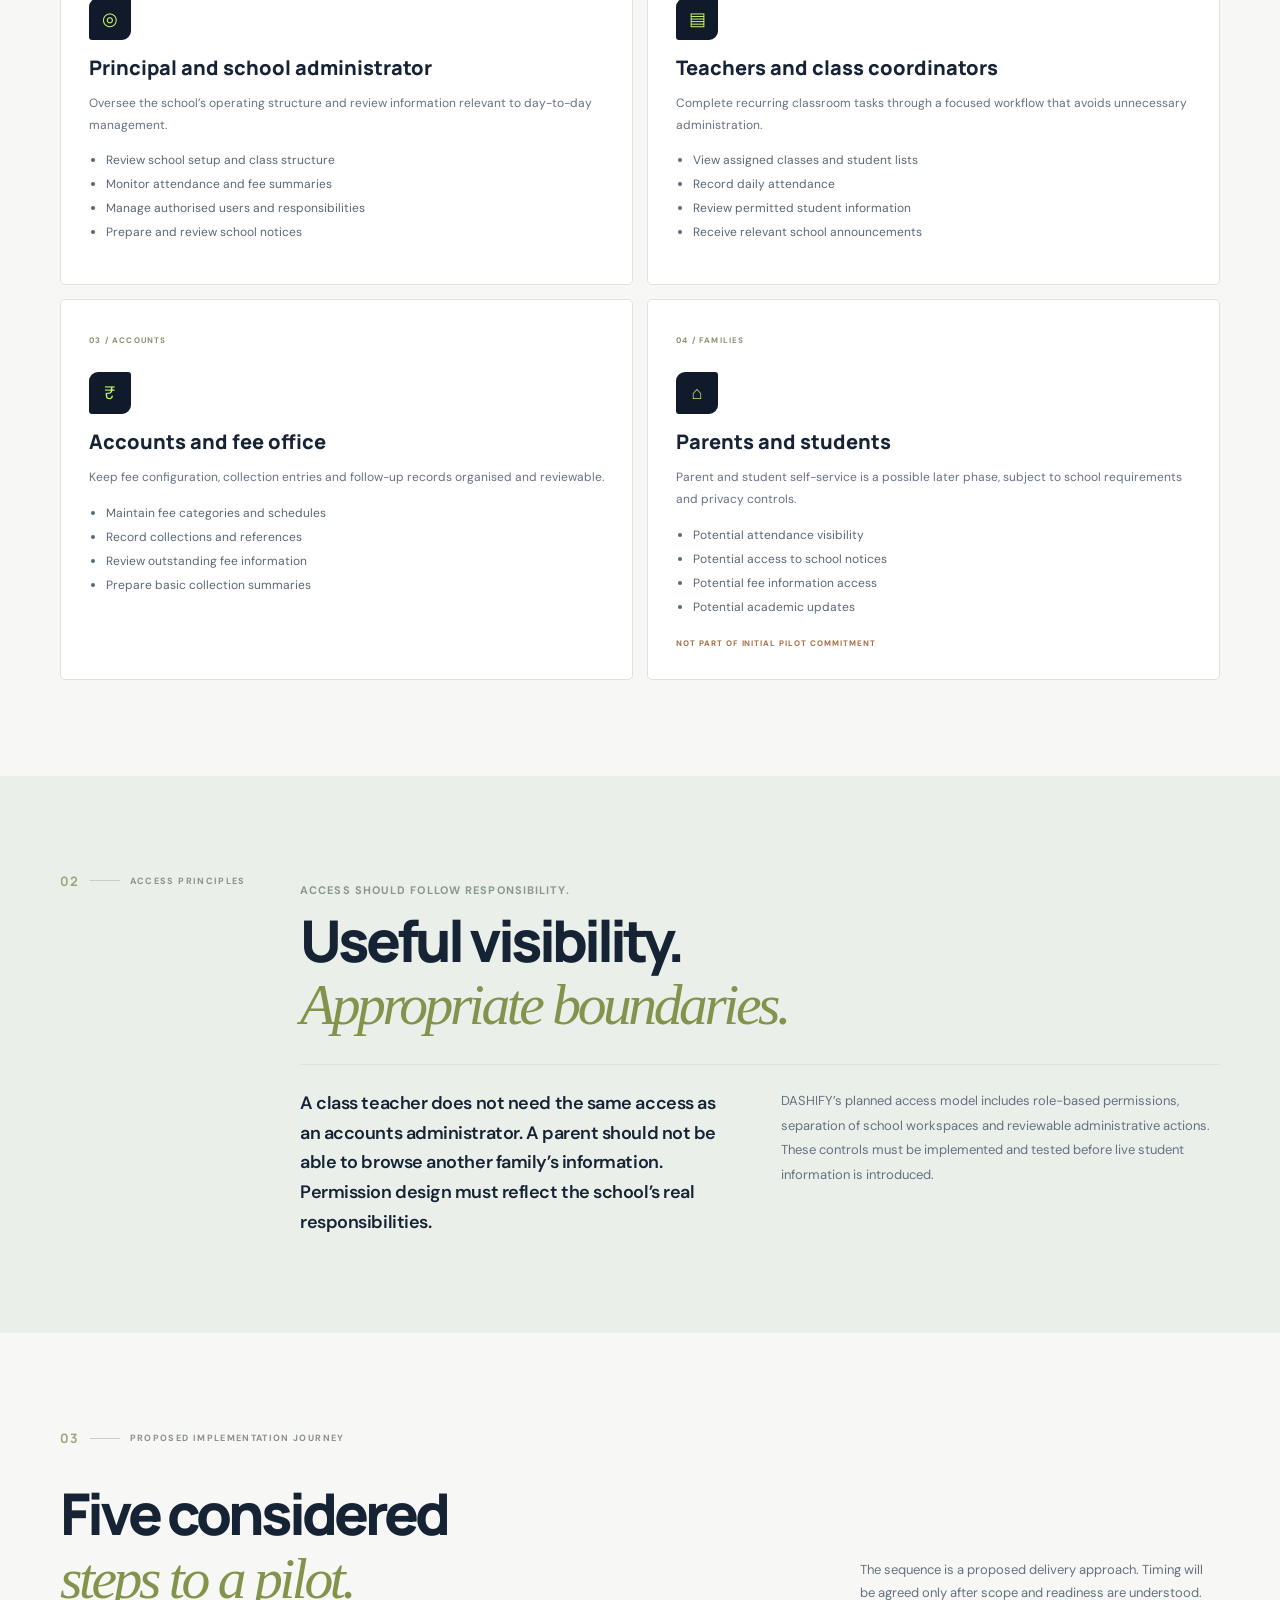
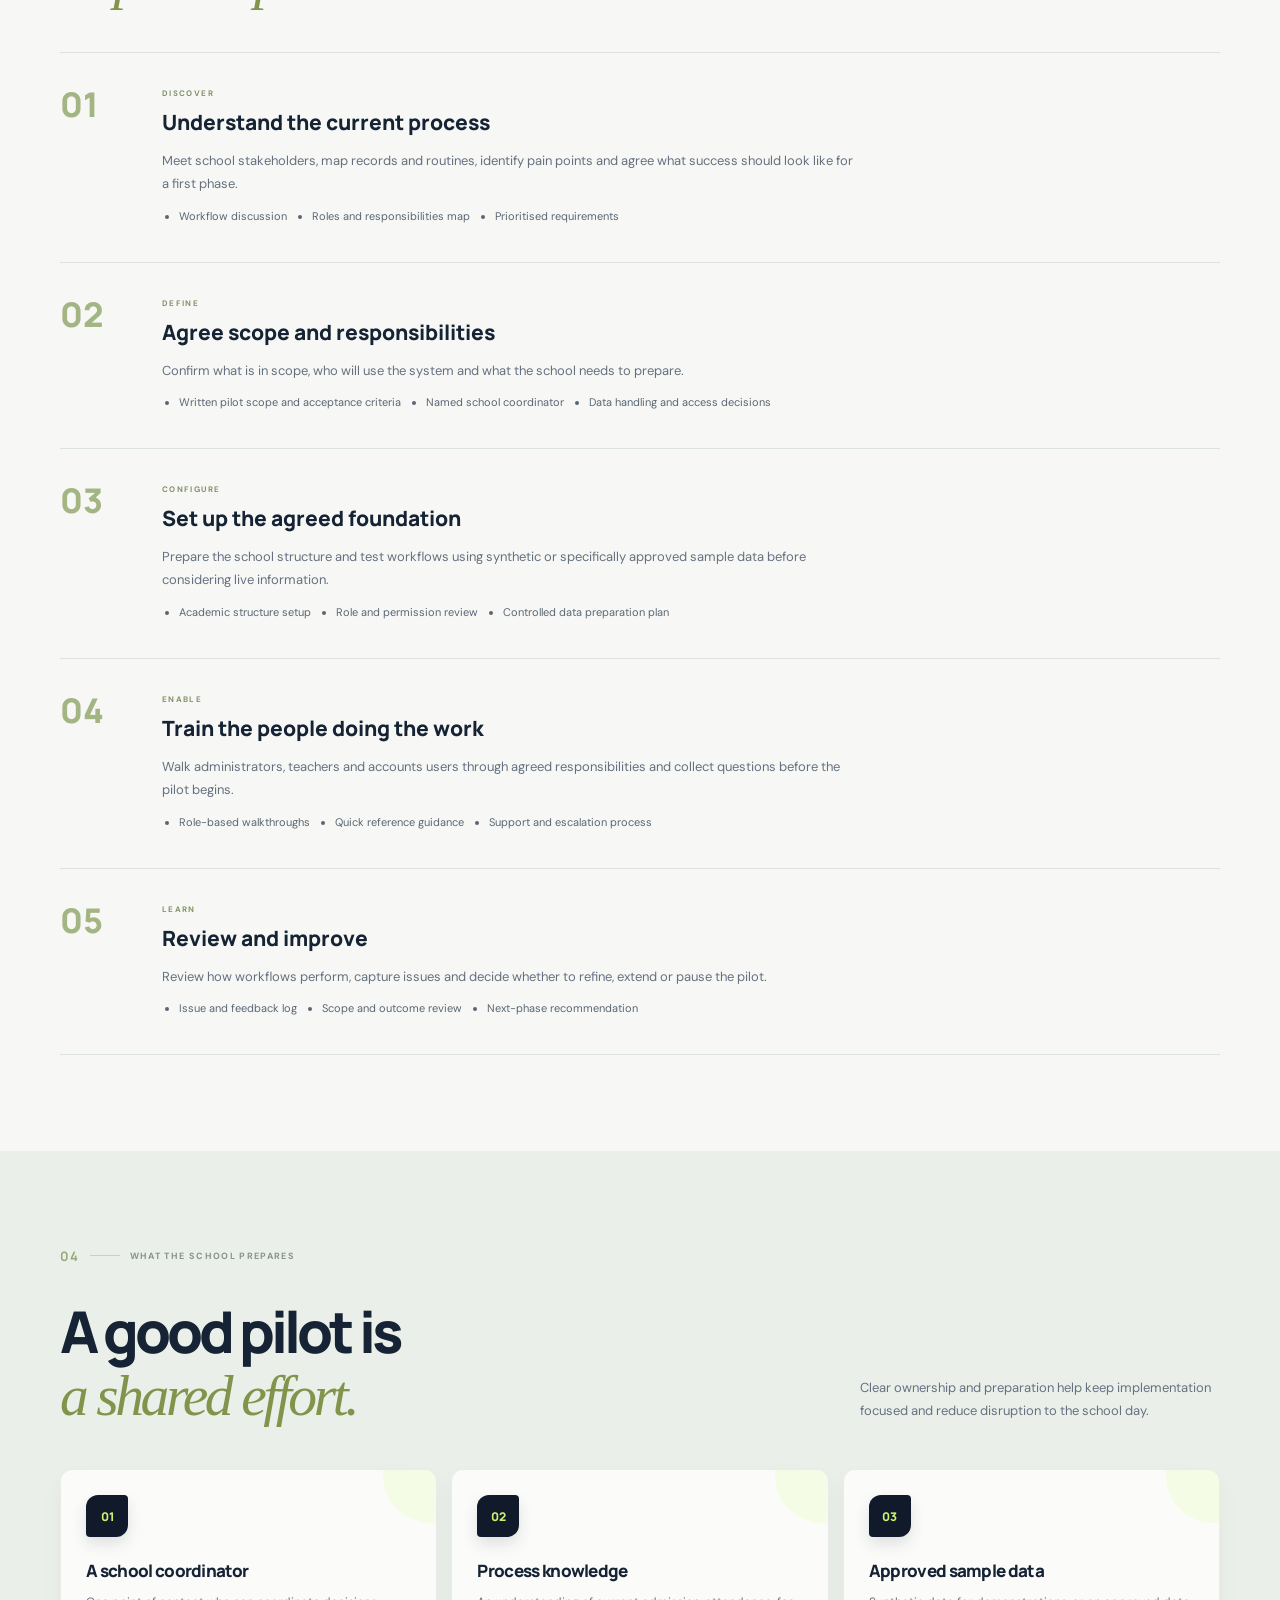
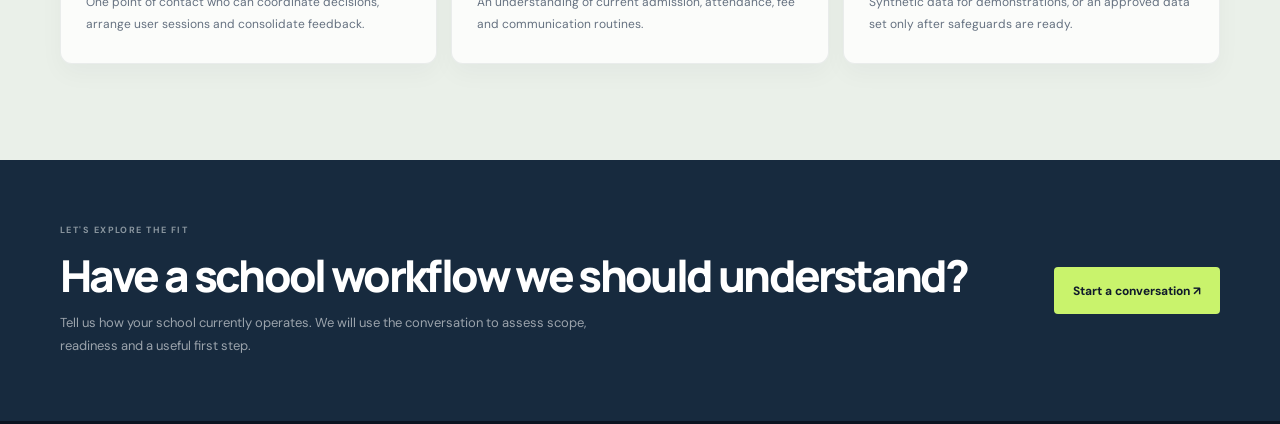
<file: workflows.html>
<!doctype html>
<html lang="en">
  <head>
    <meta charset="utf-8" />
    <meta name="viewport" content="width=device-width, initial-scale=1" />
    <meta http-equiv="refresh" content="0; url=implementation.html#roles" />
    <title>School workflows | DASHIFY</title>
  </head>
  <body>
    <p>The workflows page has moved to <a href="implementation.html#roles">How it works</a>.</p>
  </body>
</html>
</file>
<file: styles.css>
:root {
  --navy: #101a2b;
  --ink: #162334;
  --muted: #657180;
  --paper: #f7f8f5;
  --tint: #eaf0e9;
  --lime: #c9f36c;
  --line: #dce2dc;
  --font-body: "DM Sans", Arial, sans-serif;
  --font-display: "Manrope", "DM Sans", sans-serif;
  --shadow: 0 24px 70px rgba(19, 36, 46, 0.12);
}
* {
  box-sizing: border-box;
}
html {
  scroll-behavior: smooth;
}
body {
  margin: 0;
  background: var(--paper);
  color: var(--ink);
  font: 15px var(--font-body);
  -webkit-font-smoothing: antialiased;
}
a {
  color: inherit;
  text-decoration: none;
}
button,
input,
select,
textarea {
  font: inherit;
}
.container {
  width: min(1160px, calc(100% - 48px));
  margin-inline: auto;
}
.skip-link {
  position: absolute;
  left: -9999px;
  top: 12px;
  background: #fff;
  padding: 12px;
  z-index: 1000;
}
.skip-link:focus {
  left: 12px;
}
.site-header {
  height: 80px;
  position: sticky;
  top: 0;
  z-index: 100;
  background: rgba(16, 26, 43, 0.97);
  backdrop-filter: blur(14px);
  border-bottom: 1px solid rgba(255, 255, 255, 0.08);
}
.nav-shell {
  height: 100%;
  display: flex;
  align-items: center;
  justify-content: space-between;
}
.brand {
  display: flex;
  align-items: center;
  gap: 10px;
  color: #fff;
}
.brand-symbol {
  width: 36px;
  height: 36px;
  display: grid;
  place-items: center;
  background: var(--lime);
  color: var(--navy);
  border-radius: 10px 3px;
  font: 800 20px var(--font-display);
}
.brand-copy {
  display: grid;
  gap: 2px;
}
.brand-copy strong {
  font: 800 15px var(--font-display);
  letter-spacing: 0.08em;
}
.brand-copy small {
  font-size: 8px;
  letter-spacing: 0.17em;
  color: rgba(255, 255, 255, 0.48);
}
.primary-nav {
  display: flex;
  align-items: center;
  gap: 18px;
  color: rgba(255, 255, 255, 0.72);
  font-size: 11px;
  font-weight: 600;
}
.primary-nav a:hover,
.primary-nav a[aria-current="page"] {
  color: var(--lime);
}
.primary-nav .nav-cta {
  padding: 12px 14px;
  border: 1px solid rgba(201, 243, 108, 0.48);
  border-radius: 4px;
  color: var(--lime);
}
.menu-toggle {
  display: none;
  background: none;
  border: 0;
  padding: 8px;
}
.menu-toggle span {
  display: block;
  width: 23px;
  height: 2px;
  background: #fff;
  margin: 5px;
}
.home-hero,
.page-hero {
  position: relative;
  overflow: hidden;
  background: var(--navy);
  color: #fff;
}
.home-hero {
  padding: 82px 0 22px;
  min-height: 680px;
}
.home-copy h1 em.hero-title-emphasis {
  white-space: nowrap;
  font-size: clamp(1.5rem, 5.2vw, 4rem);
}
.hero-grid-lines {
  position: absolute;
  inset: 0;
  background-image:
    linear-gradient(rgba(255, 255, 255, 0.035) 1px, transparent 1px),
    linear-gradient(90deg, rgba(255, 255, 255, 0.035) 1px, transparent 1px);
  background-size: 72px 72px;
  mask-image: linear-gradient(90deg, black, transparent 95%);
}
.home-grid {
  position: relative;
  display: grid;
  grid-template-columns: 1fr 1fr;
  gap: 38px;
  align-items: center;
}
.home-copy {
  padding-bottom: 35px;
}
.eyebrow {
  display: flex;
  align-items: center;
  gap: 9px;
  color: #8a969f;
  font-size: 9px;
  letter-spacing: 0.16em;
  font-weight: 700;
}
.eyebrow i {
  width: 7px;
  height: 7px;
  background: var(--lime);
  border-radius: 50%;
  box-shadow: 0 0 0 5px rgba(201, 243, 108, 0.1);
}
.eyebrow-on-dark {
  color: rgba(255, 255, 255, 0.55);
}
.home-copy h1,
.page-hero h1 {
  margin: 25px 0 18px;
  font: 800 clamp(48px, 6vw, 74px)/1.01 var(--font-display);
  letter-spacing: -0.075em;
}
.home-copy h1 em,
.page-hero h1 em,
.section h2 em,
.head-row h2 em,
.approach-grid h2 em,
.contact-copy h2 em {
  font-family: Georgia, serif;
  font-weight: 400;
  color: var(--lime);
  letter-spacing: -0.06em;
}
.hero-lede {
  max-width: 570px;
  color: rgba(255, 255, 255, 0.68);
  font-size: 15px;
  line-height: 1.85;
}
.hero-actions {
  display: flex;
  flex-wrap: wrap;
  gap: 12px;
  margin-top: 27px;
}
.button {
  display: inline-flex;
  align-items: center;
  justify-content: center;
  gap: 14px;
  padding: 14px 18px;
  min-height: 47px;
  border-radius: 4px;
  font-size: 12px;
  font-weight: 700;
  transition:
    transform 0.2s,
    background 0.2s;
  cursor: pointer;
  border: 1px solid transparent;
}
.button:hover {
  transform: translateY(-2px);
}
.button-lime {
  background: var(--lime);
  color: var(--navy);
}
.button-lime:hover {
  background: #d9f79a;
}
.button-outline,
.button-quiet {
  border-color: rgba(255, 255, 255, 0.27);
  color: #fff;
}
.button-outline:hover,
.button-quiet:hover {
  border-color: var(--lime);
}
.button-dark {
  background: var(--navy);
  color: #fff;
}
.hero-proof {
  display: flex;
  align-items: center;
  flex-wrap: wrap;
  gap: 9px;
  margin-top: 38px;
  color: rgba(255, 255, 255, 0.46);
  font-size: 10px;
}
.hero-proof i {
  width: 6px;
  height: 6px;
  border-radius: 50%;
  background: var(--lime);
}
.hero-proof span {
  opacity: 0.4;
}
.hero-product {
  position: relative;
  min-height: 470px;
  display: flex;
  align-items: center;
  justify-content: center;
}
.dashboard-shell {
  position: relative;
  z-index: 2;
  width: min(100%, 500px);
  background: #f4f7f1;
  color: #223348;
  border-radius: 8px;
  overflow: hidden;
  box-shadow: 0 35px 90px rgba(0, 0, 0, 0.32);
  transform: rotate(2deg);
}
.dash-top {
  height: 56px;
  background: #fff;
  display: flex;
  align-items: center;
  justify-content: space-between;
  padding: 0 20px;
  border-bottom: 1px solid #e5ebe3;
}
.dash-brand {
  display: flex;
  align-items: center;
  gap: 10px;
  font: 800 11px var(--font-display);
  letter-spacing: 0.08em;
}
.dash-brand > b {
  width: 25px;
  height: 25px;
  border-radius: 7px 2px;
  background: var(--navy);
  color: var(--lime);
  display: grid;
  place-items: center;
}
.dash-brand small {
  display: block;
  font: 600 7px var(--font-body);
  color: #91a097;
  letter-spacing: 0.13em;
  margin-top: 2px;
}
.dash-status {
  font-size: 7px;
  letter-spacing: 0.15em;
  color: #829078;
  border: 1px solid #dce7d4;
  padding: 6px 8px;
  border-radius: 30px;
}
.dash-layout {
  display: flex;
  min-height: 300px;
}
.dash-side {
  width: 52px;
  background: #17293d;
  display: flex;
  align-items: center;
  flex-direction: column;
  gap: 16px;
  padding: 19px 0;
  color: #8c9aa7;
}
.dash-side i {
  width: 25px;
  height: 25px;
  display: grid;
  place-items: center;
  font-style: normal;
  border-radius: 6px;
}
.dash-side .active {
  background: var(--lime);
  color: #1b2b3e;
}
.dash-main {
  flex: 1;
  padding: 22px;
}
.dash-welcome {
  display: flex;
  justify-content: space-between;
  align-items: center;
  margin-bottom: 20px;
}
.dash-welcome small,
.dash-tile small {
  display: block;
  font-size: 7px;
  letter-spacing: 0.14em;
  color: #85928b;
  margin-bottom: 6px;
}
.dash-welcome strong {
  font: 800 17px var(--font-display);
  letter-spacing: -0.05em;
}
.fake-avatar {
  display: grid;
  place-items: center;
  width: 30px;
  height: 30px;
  border-radius: 50%;
  background: #d7e4c7;
  color: #516a36;
  font-weight: 700;
}
.dash-tiles {
  display: grid;
  grid-template-columns: 1fr 1fr;
  gap: 10px;
}
.dash-tile {
  background: #fff;
  border: 1px solid #e6ebe4;
  border-radius: 5px;
  padding: 13px;
  min-height: 108px;
}
.tile-large {
  grid-column: span 2;
  min-height: 95px;
}
.dash-tile b {
  display: block;
  font: 700 12px var(--font-display);
  color: #2b3a4a;
}
.tile-line {
  display: block;
  margin-top: 12px;
  height: 5px;
  background: #eff2ed;
  border-radius: 10px;
  overflow: hidden;
}
.tile-line i {
  display: block;
  width: 70%;
  height: 100%;
  background: #b4d47b;
}
.tile-check {
  width: 24px;
  height: 24px;
  border-radius: 50%;
  background: #e8f3d6;
  color: #6b9133;
  display: grid;
  place-items: center;
  font-weight: 800;
  margin-bottom: 8px;
}
.tile-bars {
  height: 25px;
  display: flex;
  align-items: end;
  gap: 4px;
  margin: 1px 0 5px;
}
.tile-bars i {
  width: 7px;
  background: #b5ce8b;
  border-radius: 2px 2px 0 0;
}
.tile-bars i:nth-child(1) {
  height: 11px;
}
.tile-bars i:nth-child(2) {
  height: 16px;
}
.tile-bars i:nth-child(3) {
  height: 12px;
}
.tile-bars i:nth-child(4) {
  height: 22px;
}
.tile-bars i:nth-child(5) {
  height: 18px;
}
.dash-bottom {
  display: flex;
  justify-content: space-between;
  margin-top: 17px;
  color: #95a198;
  font-size: 7px;
  letter-spacing: 0.12em;
}
.float-chip {
  position: absolute;
  z-index: 3;
  display: flex;
  gap: 9px;
  padding: 10px 13px;
  background: #23364b;
  color: var(--lime);
  border: 1px solid rgba(255, 255, 255, 0.14);
  border-radius: 4px;
  font-size: 9px;
  box-shadow: 0 15px 35px rgba(0, 0, 0, 0.22);
}
.float-chip span {
  color: rgba(255, 255, 255, 0.82);
}
.chip-one {
  top: 40px;
  left: 0;
}
.chip-two {
  right: -5px;
  top: 46%;
}
.chip-three {
  bottom: 43px;
  left: 9px;
}
.visual-note {
  position: absolute;
  bottom: 0;
  right: 4px;
  color: rgba(255, 255, 255, 0.36);
  font-size: 9px;
}
.hero-foot {
  display: flex;
  justify-content: space-between;
  color: rgba(255, 255, 255, 0.34);
  font-size: 8px;
  letter-spacing: 0.16em;
  padding-top: 10px;
}
.section {
  padding: 96px 0;
}
.section-paper {
  background: var(--paper);
}
.section-tint {
  background: var(--tint);
}
.section-dark {
  background: var(--navy);
  color: #fff;
}
.split-intro {
  display: grid;
  grid-template-columns: 190px 1fr;
  gap: 50px;
}
.section-kicker {
  display: flex;
  align-items: center;
  gap: 10px;
  color: #87928c;
  font-size: 9px;
  letter-spacing: 0.15em;
  font-weight: 700;
}
.section-kicker b {
  font: 700 13px var(--font-display);
  color: #9aa77b;
}
.section-kicker span {
  width: 30px;
  height: 1px;
  background: #c7d0c6;
}
.overline {
  color: #8a978d;
  font-size: 11px;
  letter-spacing: 0.1em;
  text-transform: uppercase;
  font-weight: 700;
}
.section h2,
.head-row h2,
.approach-grid h2,
.contact-copy h2 {
  font: 800 clamp(38px, 4.5vw, 58px)/1.08 var(--font-display);
  letter-spacing: -0.07em;
  margin: 12px 0 0;
}
.section h2 em,
.head-row h2 em {
  color: #82934b;
}
.intro-columns {
  display: grid;
  grid-template-columns: 1fr 1fr;
  gap: 42px;
  margin-top: 28px;
  padding-top: 24px;
  border-top: 1px solid var(--line);
}
.lead-copy {
  font-size: 18px;
  line-height: 1.65;
  font-weight: 600;
  letter-spacing: -0.025em;
  margin: 0;
}
.muted-copy {
  font-size: 13px;
  line-height: 1.9;
  color: var(--muted);
  margin: 0;
}
.section-head {
  margin-bottom: 42px;
}
.head-row {
  display: flex;
  align-items: end;
  justify-content: space-between;
  gap: 32px;
  margin-top: 23px;
}
.head-row p {
  max-width: 360px;
  color: var(--muted);
  line-height: 1.8;
  font-size: 13px;
  margin: 0 0 5px;
}
.card-grid {
  display: grid;
  gap: 14px;
}
.card-grid.four {
  grid-template-columns: repeat(4, 1fr);
}
.card-grid.three {
  grid-template-columns: repeat(3, 1fr);
}
.card-grid.two {
  grid-template-columns: repeat(2, 1fr);
}
.info-card {
  min-height: 195px;
  padding: 25px;
  background: rgba(255, 255, 255, 0.78);
  border: 1px solid rgba(31, 54, 54, 0.08);
  border-radius: 5px;
  transition:
    transform 0.2s,
    box-shadow 0.2s;
}
.info-card:hover {
  transform: translateY(-4px);
  box-shadow: var(--shadow);
}
.card-icon {
  width: 32px;
  height: 32px;
  display: grid;
  place-items: center;
  border-radius: 8px 2px;
  background: var(--navy);
  color: var(--lime);
  font: 800 12px var(--font-display);
  margin-bottom: 22px;
}
.card-tag {
  display: block;
  color: #84916d;
  font-size: 8px;
  letter-spacing: 0.13em;
  font-weight: 700;
  margin: -10px 0 9px;
}
.info-card h3 {
  font: 800 17px var(--font-display);
  letter-spacing: -0.04em;
  margin: 0 0 10px;
}
.info-card p {
  font-size: 12px;
  line-height: 1.8;
  color: var(--muted);
  margin: 0;
}
.section-footnote {
  font-size: 10px;
  color: #87918a;
  margin-top: 18px;
  line-height: 1.7;
}
.about-vision-copy {
  max-width: 880px;
  margin-inline: auto;
}
.about-vision-copy h2 {
  max-width: 20ch;
  margin: 0 0 34px;
  font: 800 clamp(34px, 4vw, 52px) / 1.12 var(--font-display);
  letter-spacing: -0.065em;
}
.about-vision-copy p {
  max-width: 72ch;
  margin: 0;
  padding: 0 0 20px 22px;
  border-left: 2px solid #a8b879;
  color: #2f3b46;
  font-size: 15px;
  font-weight: 600;
  line-height: 1.85;
}
.about-vision-copy p + p {
  margin-top: 20px;
}
.center-link {
  text-align: center;
  margin-top: 32px;
}
.text-link {
  display: inline-flex;
  gap: 12px;
  align-items: center;
  font-size: 12px;
  font-weight: 700;
  border-bottom: 1px solid #a8b398;
  padding-bottom: 7px;
}
.role-row {
  display: grid;
  grid-template-columns: repeat(3, 1fr);
  border-top: 1px solid var(--line);
  border-bottom: 1px solid var(--line);
}
.role-row article {
  padding: 28px;
  border-right: 1px solid var(--line);
}
.role-row article:first-child {
  padding-left: 0;
}
.role-row article:last-child {
  border: 0;
}
.role-row span {
  font-size: 8px;
  letter-spacing: 0.14em;
  color: #86927f;
}
.role-row h3 {
  font: 800 21px var(--font-display);
  letter-spacing: -0.05em;
  margin: 30px 0 9px;
}
.role-row p {
  color: var(--muted);
  font-size: 12px;
  line-height: 1.85;
}
.approach-grid {
  display: grid;
  grid-template-columns: 1fr 1fr;
  gap: 75px;
}
.approach-grid .section-kicker {
  color: rgba(255, 255, 255, 0.45);
}
.approach-grid h2 em {
  color: var(--lime);
}
.approach-steps > div {
  display: flex;
  gap: 20px;
  padding: 16px 0;
  border-bottom: 1px solid rgba(255, 255, 255, 0.12);
}
.approach-steps b {
  color: var(--lime);
  font: 700 12px var(--font-display);
}
.approach-steps span {
  display: grid;
  gap: 5px;
}
.approach-steps strong {
  font: 700 15px var(--font-display);
}
.approach-steps small {
  color: rgba(255, 255, 255, 0.56);
  font-size: 12px;
  line-height: 1.7;
}
.cta-band {
  background: #172a3e;
  color: #fff;
  padding: 64px 0;
}
.cta-inner {
  display: flex;
  align-items: center;
  justify-content: space-between;
  gap: 32px;
}
.cta-inner h2 {
  font: 800 clamp(30px, 3.6vw, 44px)/1.12 var(--font-display);
  letter-spacing: -0.06em;
  margin: 15px 0 10px;
}
.cta-inner p {
  color: rgba(255, 255, 255, 0.57);
  max-width: 560px;
  font-size: 13px;
  line-height: 1.8;
  margin: 0;
}
.page-hero {
  padding: 70px 0 78px;
}
.page-hero-grid {
  display: grid;
  grid-template-columns: 1.2fr 0.8fr;
  gap: 55px;
  align-items: center;
}
.page-hero h1 {
  font-size: clamp(42px, 5.3vw, 66px);
  margin: 22px 0 15px;
}
.page-hero h1 em {
  color: var(--lime);
}
.page-hero .hero-lede {
  max-width: 640px;
  font-size: 15px;
}
.hero-aside {
  position: relative;
  min-height: 270px;
  display: grid;
  place-items: center;
}
.aside-orbit {
  position: absolute;
  width: 265px;
  height: 265px;
  border: 1px solid rgba(201, 243, 108, 0.18);
  border-radius: 50%;
  box-shadow:
    0 0 0 35px rgba(201, 243, 108, 0.025),
    0 0 0 70px rgba(201, 243, 108, 0.02);
}
.aside-card {
  position: relative;
  z-index: 2;
  width: 255px;
  min-height: 190px;
  padding: 21px;
  background: #1d3044;
  border: 1px solid rgba(255, 255, 255, 0.12);
  border-radius: 7px;
  box-shadow: 0 30px 70px rgba(0, 0, 0, 0.2);
}
.aside-card > small {
  font-size: 7px;
  letter-spacing: 0.15em;
  color: rgba(255, 255, 255, 0.5);
}
.aside-symbol {
  font: 800 62px/0.95 var(--font-display);
  color: #fff;
  letter-spacing: -0.1em;
  margin: 16px 0;
}
.aside-symbol span {
  color: var(--lime);
}
.aside-card strong {
  font: 700 17px/1.25 var(--font-display);
}
.aside-card em {
  font-family: Georgia, serif;
  color: var(--lime);
  font-weight: 400;
}
.aside-rule {
  margin-top: 17px;
  font-size: 7px;
  letter-spacing: 0.13em;
  color: rgba(255, 255, 255, 0.42);
}
.aside-caption {
  position: absolute;
  bottom: -2px;
  right: 0;
  color: rgba(255, 255, 255, 0.35);
  font-size: 8px;
}
.principle-grid {
  display: grid;
  grid-template-columns: repeat(4, 1fr);
  gap: 12px;
}
.module-list {
  border-top: 1px solid var(--line);
}
.module-row {
  display: grid;
  grid-template-columns: 60px 1fr 150px;
  gap: 22px;
  padding: 28px 0;
  border-bottom: 1px solid var(--line);
}
.module-no {
  font: 800 28px var(--font-display);
  color: #a5b385;
}
.module-label {
  font-size: 8px;
  letter-spacing: 0.15em;
  color: #85916e;
  font-weight: 700;
}
.module-row h3 {
  font: 800 22px var(--font-display);
  margin: 7px 0;
}
.module-row p {
  max-width: 670px;
  color: var(--muted);
  font-size: 13px;
  line-height: 1.8;
}
.module-row ul,
.workflow-card ul {
  padding-left: 17px;
  color: #596674;
  font-size: 12px;
  line-height: 2;
}
.module-state {
  align-self: start;
  justify-self: end;
  font-size: 8px;
  letter-spacing: 0.1em;
  color: #788a54;
  background: #e4edcf;
  padding: 8px 10px;
  border-radius: 3px;
}
.workflow-grid {
  display: grid;
  grid-template-columns: repeat(2, 1fr);
  gap: 14px;
}
.workflow-card {
  background: #fff;
  padding: 28px;
  border: 1px solid var(--line);
  border-radius: 5px;
}
.workflow-index {
  font-size: 8px;
  letter-spacing: 0.15em;
  color: #84916e;
  font-weight: 700;
}
.workflow-icon {
  display: grid;
  place-items: center;
  width: 42px;
  height: 42px;
  margin: 24px 0 14px;
  background: var(--navy);
  color: var(--lime);
  font-size: 18px;
  border-radius: 9px 3px;
}
.workflow-card h3 {
  font: 800 20px var(--font-display);
  margin: 0 0 8px;
}
.workflow-card p {
  font-size: 12px;
  line-height: 1.8;
  color: var(--muted);
}
.planned-note {
  font-size: 8px;
  letter-spacing: 0.12em;
  color: #a46d42;
  font-weight: 700;
}
.timeline {
  border-top: 1px solid var(--line);
}
.timeline article {
  display: grid;
  grid-template-columns: 80px 1fr;
  gap: 22px;
  padding: 28px 0;
  border-bottom: 1px solid var(--line);
}
.timeline article > b {
  font: 800 34px var(--font-display);
  color: #a4b584;
}
.timeline article span {
  font-size: 8px;
  letter-spacing: 0.17em;
  color: #83916a;
  font-weight: 700;
}
.timeline h3 {
  font: 800 21px var(--font-display);
  margin: 7px 0;
}
.timeline p {
  max-width: 700px;
  color: var(--muted);
  font-size: 13px;
  line-height: 1.8;
}
.timeline ul {
  display: flex;
  flex-wrap: wrap;
  gap: 8px 25px;
  padding-left: 17px;
  color: #596674;
  font-size: 11px;
}
.pilot-scope {
  display: grid;
  grid-template-columns: 1.35fr 0.85fr;
  border: 1px solid #d8dfd4;
  background: #fff;
}
.scope-main,
.scope-side {
  padding: 32px;
}
.scope-side {
  background: #f0f2eb;
  border-left: 1px solid #d8dfd4;
}
.scope-label {
  font-size: 8px;
  letter-spacing: 0.15em;
  color: #85916e;
  font-weight: 700;
}
.scope-main h3,
.scope-side h3 {
  font: 800 24px var(--font-display);
  margin: 12px 0 18px;
}
.check-list {
  padding: 0;
  list-style: none;
}
.check-list li {
  padding: 10px 0;
  border-bottom: 1px solid #edf0e9;
  font-size: 13px;
  color: #475666;
}
.check-list li:before {
  content: "✓";
  color: #779746;
  font-weight: 800;
  margin-right: 12px;
}
.scope-side p {
  font-size: 12px;
  line-height: 1.85;
  color: var(--muted);
}
.scope-note {
  border-left: 2px solid #c4d88a;
  padding-left: 12px;
}
.number-steps {
  display: grid;
  grid-template-columns: repeat(3, 1fr);
  gap: 25px;
}
.number-steps > div {
  border-top: 1px solid rgba(255, 255, 255, 0.2);
  padding-top: 20px;
}
.number-steps b {
  display: block;
  color: var(--lime);
  font: 800 26px var(--font-display);
}
.number-steps strong {
  display: block;
  font: 700 16px var(--font-display);
  margin: 20px 0 8px;
}
.number-steps p {
  color: rgba(255, 255, 255, 0.58);
  font-size: 12px;
  line-height: 1.8;
}
.parent-card {
  display: grid;
  grid-template-columns: 90px 1fr auto;
  align-items: center;
  gap: 23px;
  padding: 28px;
  background: #fff;
  border: 1px solid var(--line);
}
.parent-mark {
  width: 68px;
  height: 68px;
  display: grid;
  place-items: center;
  background: var(--navy);
  color: var(--lime);
  font: 800 40px var(--font-display);
  border-radius: 16px 4px;
}
.parent-card h3 {
  font: 800 24px var(--font-display);
  letter-spacing: 0.08em;
  margin: 7px 0;
}
.parent-card p {
  color: var(--muted);
  font-size: 12px;
}
.parent-card > small {
  max-width: 210px;
  color: #8a948b;
  font-size: 9px;
  line-height: 1.6;
}
.note-panel {
  padding: 34px;
  background: #edf2e4;
  border: 1px solid #dce5ce;
}
.note-label {
  font-size: 8px;
  letter-spacing: 0.15em;
  color: #80915d;
  font-weight: 700;
}
.note-panel h2 {
  font-size: 32px;
  margin: 13px 0;
}
.note-panel p {
  max-width: 780px;
  color: #5f6b63;
  line-height: 1.8;
  font-size: 13px;
}
.faq-layout {
  display: grid;
  grid-template-columns: 0.7fr 1.3fr;
  gap: 65px;
}
.faq-layout h2 {
  margin: 15px 0 18px;
  font: 800 44px/1.1 var(--font-display);
  letter-spacing: -0.06em;
}
.faq-layout h2 em {
  font-family: Georgia, serif;
  color: #82934b;
  font-weight: 400;
}
.faq-list {
  border-top: 1px solid var(--line);
}
.faq-item {
  border-bottom: 1px solid var(--line);
}
.faq-item summary {
  list-style: none;
  cursor: pointer;
  display: flex;
  justify-content: space-between;
  gap: 20px;
  padding: 19px 0;
  font: 700 14px var(--font-display);
}
.faq-item summary::-webkit-details-marker {
  display: none;
}
.faq-item summary span {
  font-size: 21px;
  color: #82934b;
}
.faq-item[open] summary span {
  transform: rotate(45deg);
}
.faq-item > div {
  padding: 0 30px 18px 0;
}
.faq-item p {
  color: var(--muted);
  font-size: 12px;
  line-height: 1.85;
  margin: 0;
}
.contact-layout {
  display: grid;
  grid-template-columns: 0.8fr 1.2fr;
  gap: 60px;
}
.contact-copy h2 {
  font-size: 46px;
  margin: 19px 0;
}
.contact-copy h2 em {
  color: #82934b;
}
.contact-copy .lead-copy {
  font-size: 16px;
}
.contact-points {
  margin-top: 35px;
  border-top: 1px solid var(--line);
}
.contact-points > div {
  display: flex;
  gap: 15px;
  padding: 15px 0;
  border-bottom: 1px solid var(--line);
}
.contact-points b {
  font: 700 12px var(--font-display);
  color: #8a9a67;
}
.contact-points span {
  display: grid;
  gap: 4px;
}
.contact-points strong {
  font: 700 13px var(--font-display);
}
.contact-points small {
  color: var(--muted);
  font-size: 11px;
  line-height: 1.6;
}
.contact-disclaimer {
  margin-top: 23px;
  padding: 14px;
  border-left: 2px solid #d7a06c;
  background: #f4eee6;
  color: #80684f;
  font-size: 10px;
  line-height: 1.7;
}
.contact-form {
  background: #fff;
  padding: 30px;
  border: 1px solid var(--line);
  box-shadow: 0 18px 45px rgba(20, 40, 45, 0.06);
}
.form-heading h3 {
  font: 800 23px var(--font-display);
  margin: 10px 0 5px;
}
.form-heading p {
  font-size: 10px;
  color: #8a948d;
}
.form-grid {
  display: grid;
  grid-template-columns: 1fr 1fr;
  gap: 16px;
  margin: 23px 0;
}
.form-grid label {
  display: grid;
  gap: 7px;
  color: #475361;
  font-size: 10px;
  font-weight: 700;
}
.form-grid input,
.form-grid select,
.form-grid textarea {
  width: 100%;
  border: 1px solid #dce3dc;
  background: #fbfcfa;
  border-radius: 3px;
  padding: 12px;
  color: #253344;
  font-size: 12px;
  outline: none;
}
.form-grid input:focus,
.form-grid select:focus,
.form-grid textarea:focus {
  border-color: #9dbd5d;
  box-shadow: 0 0 0 3px rgba(201, 243, 108, 0.17);
}
.form-grid textarea {
  resize: vertical;
}
.field-full {
  grid-column: 1/-1;
}
.form-grid .consent {
  display: flex;
  align-items: start;
  gap: 10px;
  font-weight: 500;
  line-height: 1.6;
}
.consent input {
  width: 15px;
  margin-top: 2px;
}
.form-status,
.form-privacy {
  font-size: 10px;
  color: #89938c;
  line-height: 1.7;
}
.form-status {
  padding: 10px;
  background: #f4f6f1;
  border-radius: 3px;
}
.form-privacy a {
  text-decoration: underline;
}
.legal-copy {
  max-width: 820px;
}
.legal-copy h2 {
  font: 800 20px var(--font-display);
  margin: 34px 0 10px;
}
.legal-copy p {
  font-size: 13px;
  line-height: 1.9;
  color: #5d6974;
}
.legal-meta {
  font-size: 10px !important;
  color: #89938c !important;
}
.legal-alert {
  background: #fff5e8;
  border: 1px solid #ecd7b8;
  padding: 17px 19px;
  color: #765a36;
  font-size: 12px;
  line-height: 1.8;
}
.legal-alert strong {
  color: #5d4529;
}
.site-footer {
  background: #0b1421;
  color: #fff;
  padding: 60px 0 20px;
}
.footer-main {
  display: grid;
  grid-template-columns: 1fr 1.4fr;
  gap: 80px;
  padding-bottom: 45px;
}
.footer-brand > p {
  max-width: 310px;
  color: rgba(255, 255, 255, 0.48);
  font-size: 12px;
  line-height: 1.8;
  margin: 20px 0;
}
.stage-note {
  font-size: 8px;
  letter-spacing: 0.13em;
  color: var(--lime);
}
.footer-links {
  display: grid;
  grid-template-columns: repeat(3, 1fr);
  gap: 22px;
}
.footer-links > div {
  display: grid;
  align-content: start;
  gap: 12px;
}
.footer-links b {
  font: 700 12px var(--font-display);
  margin-bottom: 5px;
}
.footer-links a {
  font-size: 11px;
  color: rgba(255, 255, 255, 0.48);
}
.footer-links a:hover {
  color: var(--lime);
}
.footer-bottom {
  display: flex;
  align-items: center;
  justify-content: space-between;
  gap: 15px;
  padding-top: 18px;
  border-top: 1px solid rgba(255, 255, 255, 0.1);
  font-size: 9px;
  color: rgba(255, 255, 255, 0.36);
}
.footer-bottom a {
  color: var(--lime);
}
@media (max-width: 1000px) {
  .primary-nav {
    gap: 11px;
    font-size: 10px;
  }
  .home-grid {
    gap: 24px;
  }
  .card-grid.four {
    grid-template-columns: repeat(2, 1fr);
  }
  .page-hero-grid {
    gap: 25px;
  }
  .footer-main {
    gap: 40px;
  }
}
@media (max-width: 760px) {
  .container {
    width: min(100% - 34px, 600px);
  }
  .site-header {
    height: 72px;
  }
  .menu-toggle {
    display: block;
  }
  .primary-nav {
    display: none;
    position: absolute;
    top: 72px;
    left: 0;
    right: 0;
    padding: 18px 24px 23px;
    background: #101a2b;
    border-top: 1px solid rgba(255, 255, 255, 0.1);
    flex-direction: column;
    align-items: stretch;
    gap: 0;
  }
  .primary-nav.is-open {
    display: flex;
  }
  .primary-nav a {
    padding: 12px 0;
    border-bottom: 1px solid rgba(255, 255, 255, 0.08);
  }
  .primary-nav .nav-cta {
    margin-top: 10px;
    padding: 13px;
    text-align: center;
    border: 1px solid rgba(201, 243, 108, 0.4);
  }
  .home-hero {
    padding: 60px 0 20px;
  }
  .home-grid {
    grid-template-columns: 1fr;
    gap: 14px;
  }
  .home-copy {
    padding-bottom: 0;
  }
  .home-copy h1 {
    font-size: clamp(46px, 13vw, 64px);
  }
  .hero-lede {
    font-size: 14px;
  }
  .hero-product {
    min-height: 390px;
    margin: 0 -7px;
  }
  .dashboard-shell {
    width: 94%;
  }
  .dash-main {
    padding: 16px;
  }
  .float-chip {
    font-size: 8px;
    padding: 8px 9px;
  }
  .chip-one {
    left: 0;
    top: 22px;
  }
  .chip-two {
    right: 0;
    top: 48%;
  }
  .chip-three {
    left: 5px;
    bottom: 36px;
  }
  .visual-note {
    right: 8px;
    bottom: 0;
    font-size: 8px;
  }
  .hero-foot {
    font-size: 7px;
    margin-top: 18px;
  }
  .section {
    padding: 68px 0;
  }
  .split-intro,
  .page-hero-grid,
  .approach-grid,
  .faq-layout,
  .contact-layout {
    grid-template-columns: 1fr;
    gap: 27px;
  }
  .intro-columns {
    grid-template-columns: 1fr;
    gap: 17px;
  }
  .head-row {
    display: block;
  }
  .head-row p {
    margin-top: 17px;
  }
  .card-grid.four,
  .card-grid.three,
  .card-grid.two,
  .principle-grid {
    grid-template-columns: 1fr;
  }
  .info-card {
    min-height: unset;
  }
  .role-row {
    grid-template-columns: 1fr;
  }
  .role-row article,
  .role-row article:first-child {
    padding: 23px 0;
    border-right: 0;
    border-bottom: 1px solid var(--line);
  }
  .role-row article h3 {
    margin-top: 18px;
  }
  .approach-grid {
    gap: 35px;
  }
  .cta-inner {
    display: block;
  }
  .cta-inner .button {
    margin-top: 23px;
  }
  .page-hero {
    padding: 53px 0 60px;
  }
  .page-hero h1 {
    font-size: clamp(39px, 11vw, 56px);
  }
  .hero-aside {
    min-height: 220px;
    margin-top: 5px;
  }
  .aside-caption {
    right: 8px;
  }
  .module-row {
    grid-template-columns: 40px 1fr;
    gap: 11px;
  }
  .module-state {
    grid-column: 2;
    justify-self: start;
  }
  .module-no {
    font-size: 22px;
  }
  .workflow-grid {
    grid-template-columns: 1fr;
  }
  .timeline article {
    grid-template-columns: 48px 1fr;
    gap: 13px;
  }
  .timeline article > b {
    font-size: 28px;
  }
  .pilot-scope {
    grid-template-columns: 1fr;
  }
  .scope-side {
    border-left: 0;
    border-top: 1px solid #d8dfd4;
  }
  .scope-main,
  .scope-side {
    padding: 23px;
  }
  .number-steps {
    grid-template-columns: 1fr;
    gap: 17px;
  }
  .parent-card {
    grid-template-columns: 60px 1fr;
  }
  .parent-mark {
    width: 55px;
    height: 55px;
  }
  .parent-card > small {
    grid-column: 1/-1;
  }
  .faq-layout h2 {
    font-size: 39px;
  }
  .contact-copy h2 {
    font-size: 40px;
  }
  .contact-form {
    padding: 21px;
  }
  .form-grid {
    grid-template-columns: 1fr;
  }
  .field-full {
    grid-column: auto;
  }
  .footer-main {
    grid-template-columns: 1fr;
    gap: 36px;
  }
  .footer-links {
    grid-template-columns: repeat(2, 1fr);
  }
  .footer-bottom {
    align-items: flex-start;
    flex-direction: column;
    line-height: 1.6;
  }
}
@media (prefers-reduced-motion: reduce) {
  html {
    scroll-behavior: auto;
  }
  *,
  *:before,
  *:after {
    transition: none !important;
    animation: none !important;
  }
}

/* VISUAL LAYER — stronger product storytelling and custom vector previews */
.hero-aside-art {
  min-height: 360px;
  display: flex;
  align-items: center;
  justify-content: center;
  padding: 10px 0 28px;
}
.hero-aside-art:before {
  content: "";
  position: absolute;
  width: 82%;
  aspect-ratio: 1;
  border-radius: 50%;
  background: radial-gradient(
    circle,
    rgba(201, 243, 108, 0.16),
    rgba(125, 155, 188, 0.05) 48%,
    transparent 72%
  );
  filter: blur(5px);
}
.hero-aside-art img {
  position: relative;
  z-index: 1;
  width: 100%;
  max-width: 520px;
  max-height: 390px;
  object-fit: contain;
  border-radius: 18px;
  box-shadow: 0 32px 80px rgba(0, 0, 0, 0.2);
}
.hero-aside-art .aside-caption {
  z-index: 2;
  right: 0;
  bottom: 0;
  background: rgba(16, 26, 43, 0.76);
  border: 1px solid rgba(255, 255, 255, 0.11);
  padding: 8px 12px;
  border-radius: 30px;
  color: rgba(255, 255, 255, 0.7);
}
.hero-dashboard-art {
  display: block;
  position: absolute;
  z-index: 2;
  width: 112%;
  max-width: 660px;
  right: -22px;
  top: 50%;
  transform: translateY(-50%) rotate(1deg);
  filter: drop-shadow(0 30px 34px rgba(0, 0, 0, 0.24));
}
.dashboard-shell {
  display: none !important;
}
.hero-product {
  min-height: 500px;
}
.float-chip {
  backdrop-filter: blur(8px);
}
.workspace-showcase {
  display: grid;
  grid-template-columns: 0.72fr 1.28fr;
  gap: 45px;
  align-items: center;
  margin-top: 62px;
  padding: 36px;
  background: #fff;
  border: 1px solid rgba(31, 54, 54, 0.08);
  border-radius: 16px;
  box-shadow: 0 24px 70px rgba(19, 36, 46, 0.08);
  overflow: hidden;
}
.showcase-copy {
  padding: 14px 0 14px 8px;
}
.showcase-label {
  display: inline-flex;
  align-items: center;
  gap: 8px;
  color: #82934b;
  font-size: 9px;
  letter-spacing: 0.16em;
  font-weight: 800;
}
.showcase-label:before {
  content: "";
  width: 22px;
  height: 2px;
  background: #c9f36c;
}
.showcase-copy h3,
.visual-band-copy h2 {
  font: 800 clamp(28px, 3.3vw, 42px)/1.1 var(--font-display);
  letter-spacing: -0.06em;
  color: #17283b;
  margin: 17px 0 13px;
}
.showcase-copy p,
.visual-band-copy p {
  color: #657180;
  font-size: 13px;
  line-height: 1.85;
  margin: 0 0 19px;
}
.showcase-image {
  position: relative;
  min-width: 0;
}
.showcase-image img {
  width: 100%;
  display: block;
  border-radius: 12px;
  box-shadow: 0 14px 38px rgba(17, 34, 45, 0.15);
}
.showcase-stamp {
  position: absolute;
  right: 14px;
  top: 14px;
  background: #c9f36c;
  color: #17283b;
  padding: 8px 11px;
  border-radius: 30px;
  font-size: 8px;
  letter-spacing: 0.14em;
  font-weight: 800;
}
.visual-band {
  padding: 50px 0;
  background: linear-gradient(120deg, #eef2e9, #f8f8f4);
}
.visual-band-grid {
  display: grid;
  grid-template-columns: 1.12fr 0.88fr;
  gap: 64px;
  align-items: center;
}
.visual-band-art img {
  display: block;
  width: 100%;
  max-height: 400px;
  object-fit: contain;
  border-radius: 18px;
  box-shadow: 0 20px 55px rgba(23, 40, 59, 0.1);
}
.visual-band-copy h2 {
  max-width: 470px;
}
.visual-module-strip {
  display: grid;
  grid-template-columns: repeat(3, 1fr);
  gap: 18px;
  padding-top: 6px;
  padding-bottom: 8px;
}
.visual-module-card {
  position: relative;
  overflow: hidden;
  background: #fff;
  border: 1px solid #e0e7df;
  border-radius: 14px;
  box-shadow: 0 12px 35px rgba(23, 40, 59, 0.06);
  transition:
    transform 0.25s,
    box-shadow 0.25s;
}
.visual-module-card:hover {
  transform: translateY(-5px);
  box-shadow: 0 20px 45px rgba(23, 40, 59, 0.12);
}
.visual-module-card img {
  width: 100%;
  display: block;
  aspect-ratio: 1.35;
  object-fit: cover;
}
.visual-module-card span {
  display: block;
  padding: 16px 18px;
  color: #596b55;
  font-size: 9px;
  letter-spacing: 0.12em;
  font-weight: 800;
}
.info-card {
  position: relative;
  overflow: hidden;
  border-radius: 12px;
  box-shadow: 0 10px 24px rgba(23, 40, 59, 0.035);
}
.info-card:after {
  content: "";
  position: absolute;
  width: 95px;
  height: 95px;
  right: -42px;
  top: -42px;
  border-radius: 50%;
  background: rgba(201, 243, 108, 0.15);
}
.card-icon {
  width: 42px;
  height: 42px;
  border-radius: 12px 4px;
  box-shadow: 0 7px 15px rgba(16, 26, 43, 0.12);
}
.role-row article {
  background: linear-gradient(180deg, rgba(255, 255, 255, 0.65), transparent);
}
@media (max-width: 1000px) {
  .hero-dashboard-art {
    width: 120%;
    right: -48px;
  }
  .workspace-showcase {
    gap: 25px;
    padding: 26px;
  }
  .visual-band-grid {
    gap: 35px;
  }
}
@media (max-width: 760px) {
  .hero-aside-art {
    min-height: 245px;
    padding: 0 0 24px;
  }
  .hero-aside-art img {
    max-height: 260px;
  }
  .hero-aside-art .aside-caption {
    right: 8px;
    bottom: 0;
    font-size: 8px;
  }
  .hero-dashboard-art {
    position: relative;
    width: 112%;
    right: auto;
    top: auto;
    transform: rotate(1deg);
    margin: -2px -5% 0;
  }
  .hero-product {
    min-height: 300px;
    display: block;
    margin: 0 -10px;
  }
  .workspace-showcase {
    grid-template-columns: 1fr;
    gap: 22px;
    margin-top: 38px;
    padding: 22px;
  }
  .showcase-copy {
    padding: 0;
  }
  .showcase-copy h3 {
    font-size: 29px;
  }
  .visual-band {
    padding: 36px 0;
  }
  .visual-band-grid {
    grid-template-columns: 1fr;
    gap: 23px;
  }
  .visual-band-art img {
    max-height: 270px;
  }
  .visual-module-strip {
    grid-template-columns: 1fr;
    gap: 14px;
  }
  .visual-module-card img {
    aspect-ratio: 1.7;
  }
  .float-chip {
    display: none;
  }
}
</file>
